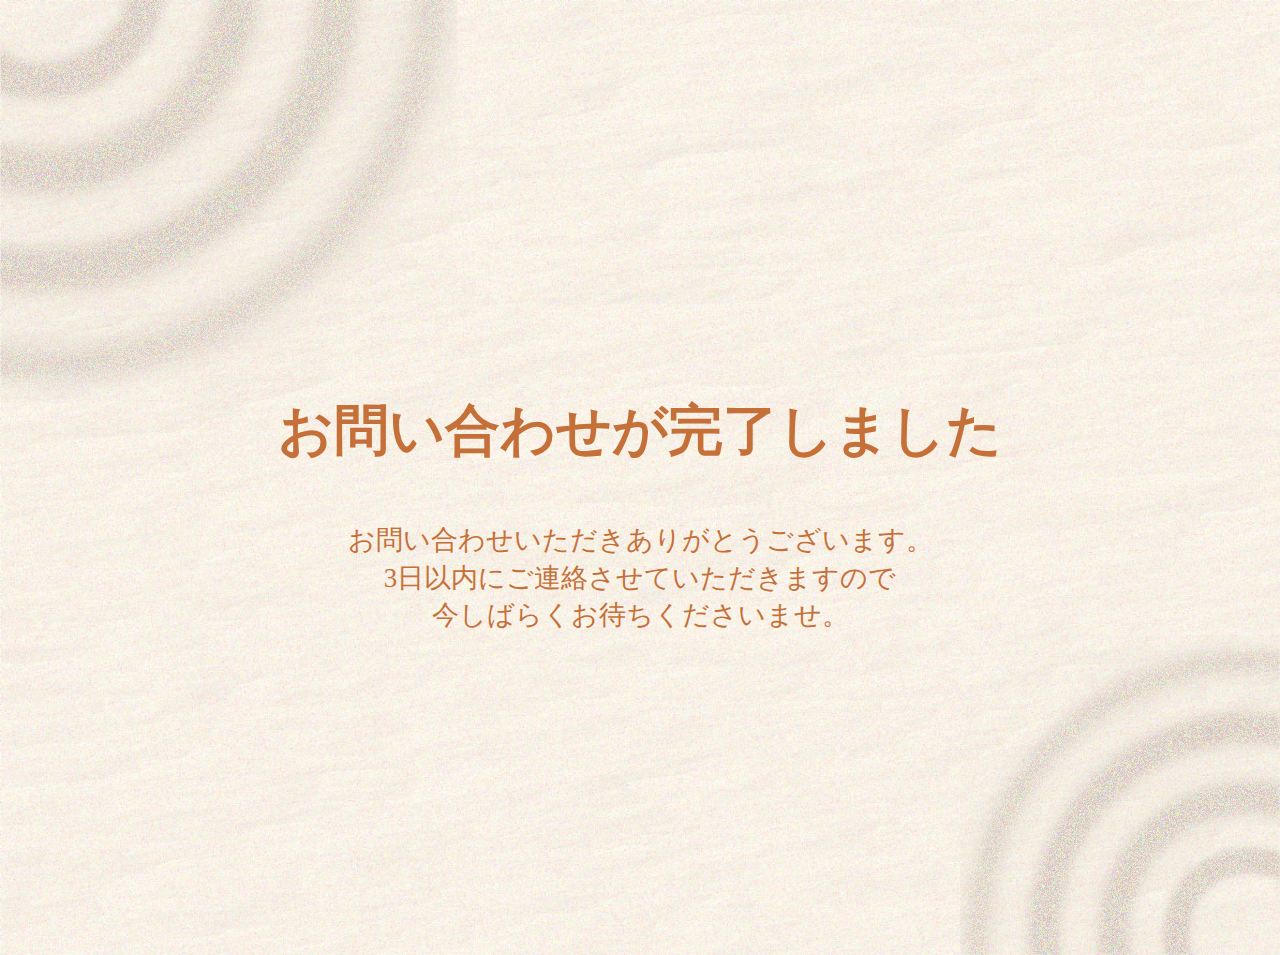
<file: thanks.html>
<!DOCTYPE html>
<html lang="ja">

<head>
    <meta charset="UTF-8">
    <meta name="viewport" content="width=device-width, initial-scale=1.0">
    <title>thanks</title>
    <link rel="stylesheet" href="./css/thanks.css">
</head>

<body>

    <picture class="img01">
        <source srcset="images/sp_thanks_img.png" media="(max-width: 767px)">
        <img src="images/thanks_img.png" alt="img01">
    </picture>

    <div class="thanks_page">
        <div class="thanks_title">
            お問い合わせが完了しました
        </div>

        <div class="thanks_text">
            お問い合わせいただきありがとうございます。<br>
            3日以内にご連絡させていただきますので<br>
            今しばらくお待ちくださいませ。
        </div>
    </div>

    <picture class="img02">
        <source srcset="images/sp_thanks_img2.png" media="(max-width: 767px)">
        <img src="images/thanks_img02.png" alt="img02">
    </picture>

</body>

</html>
</file>
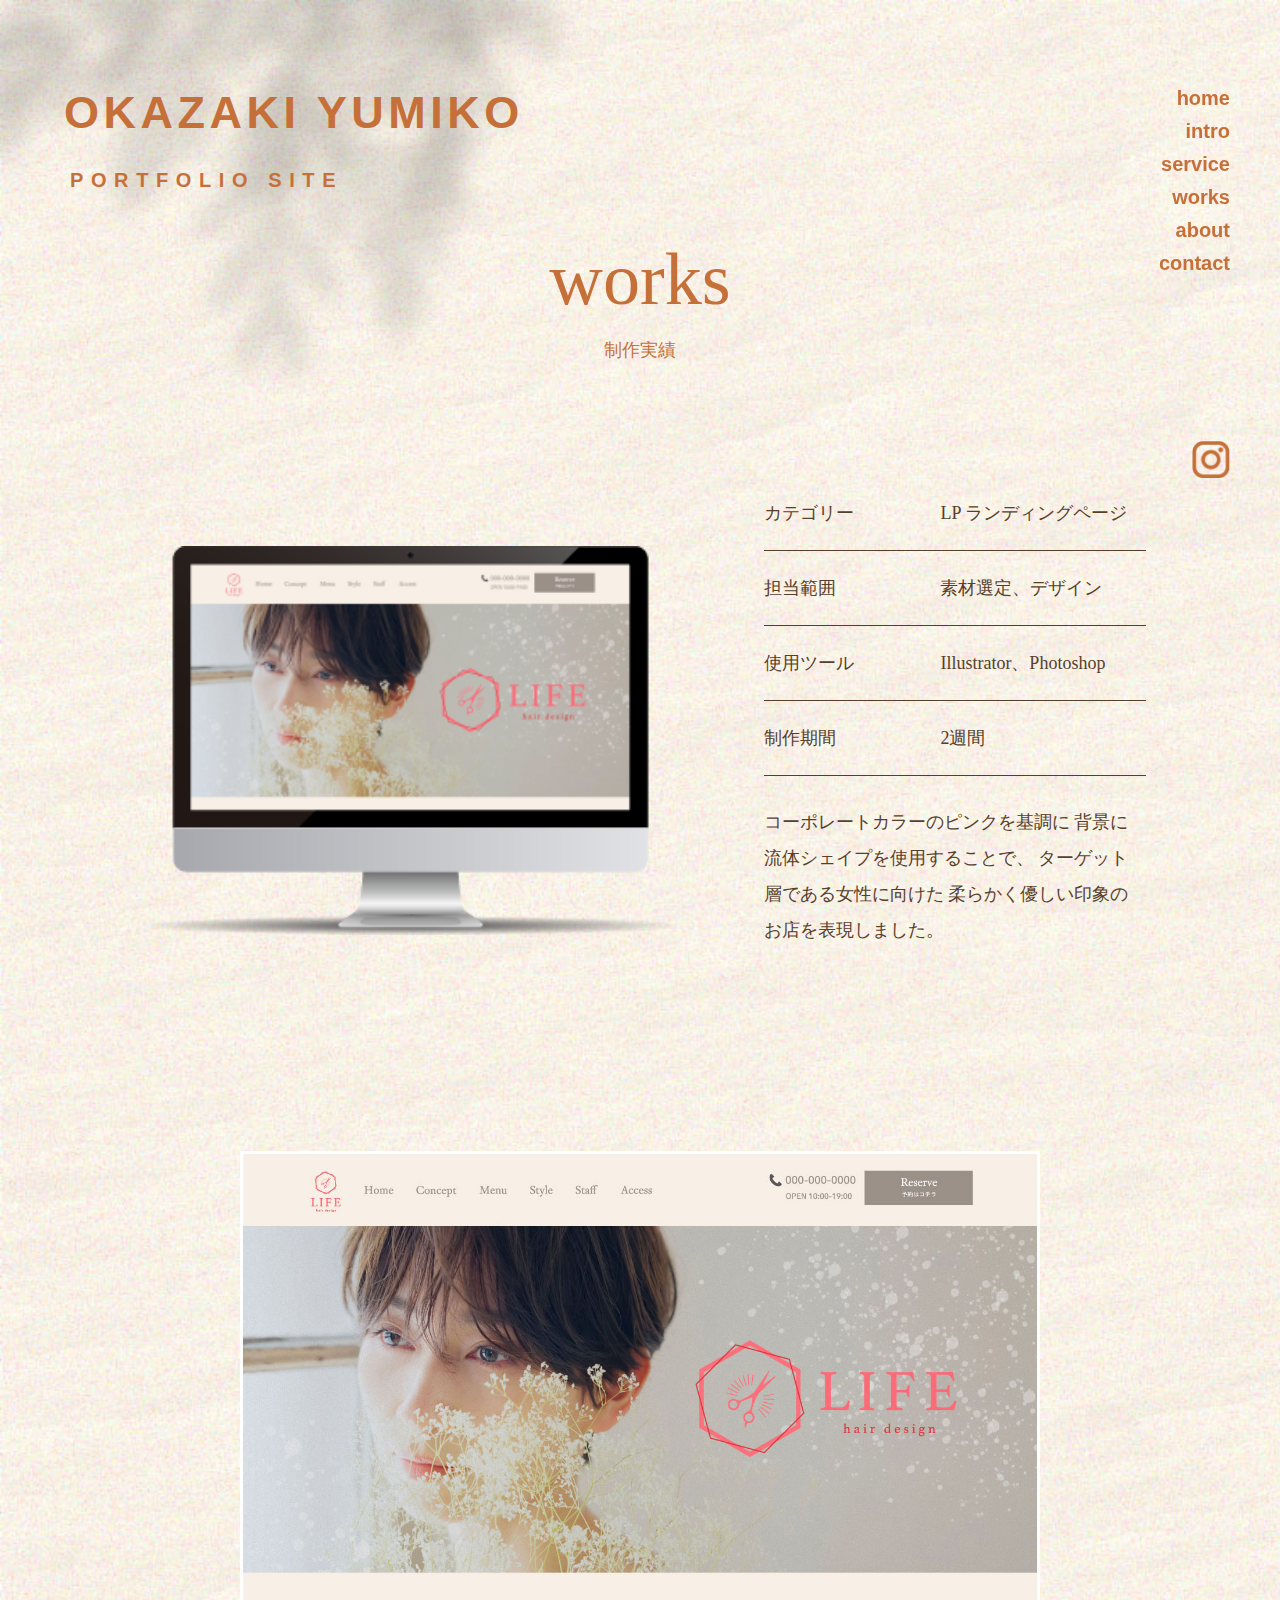
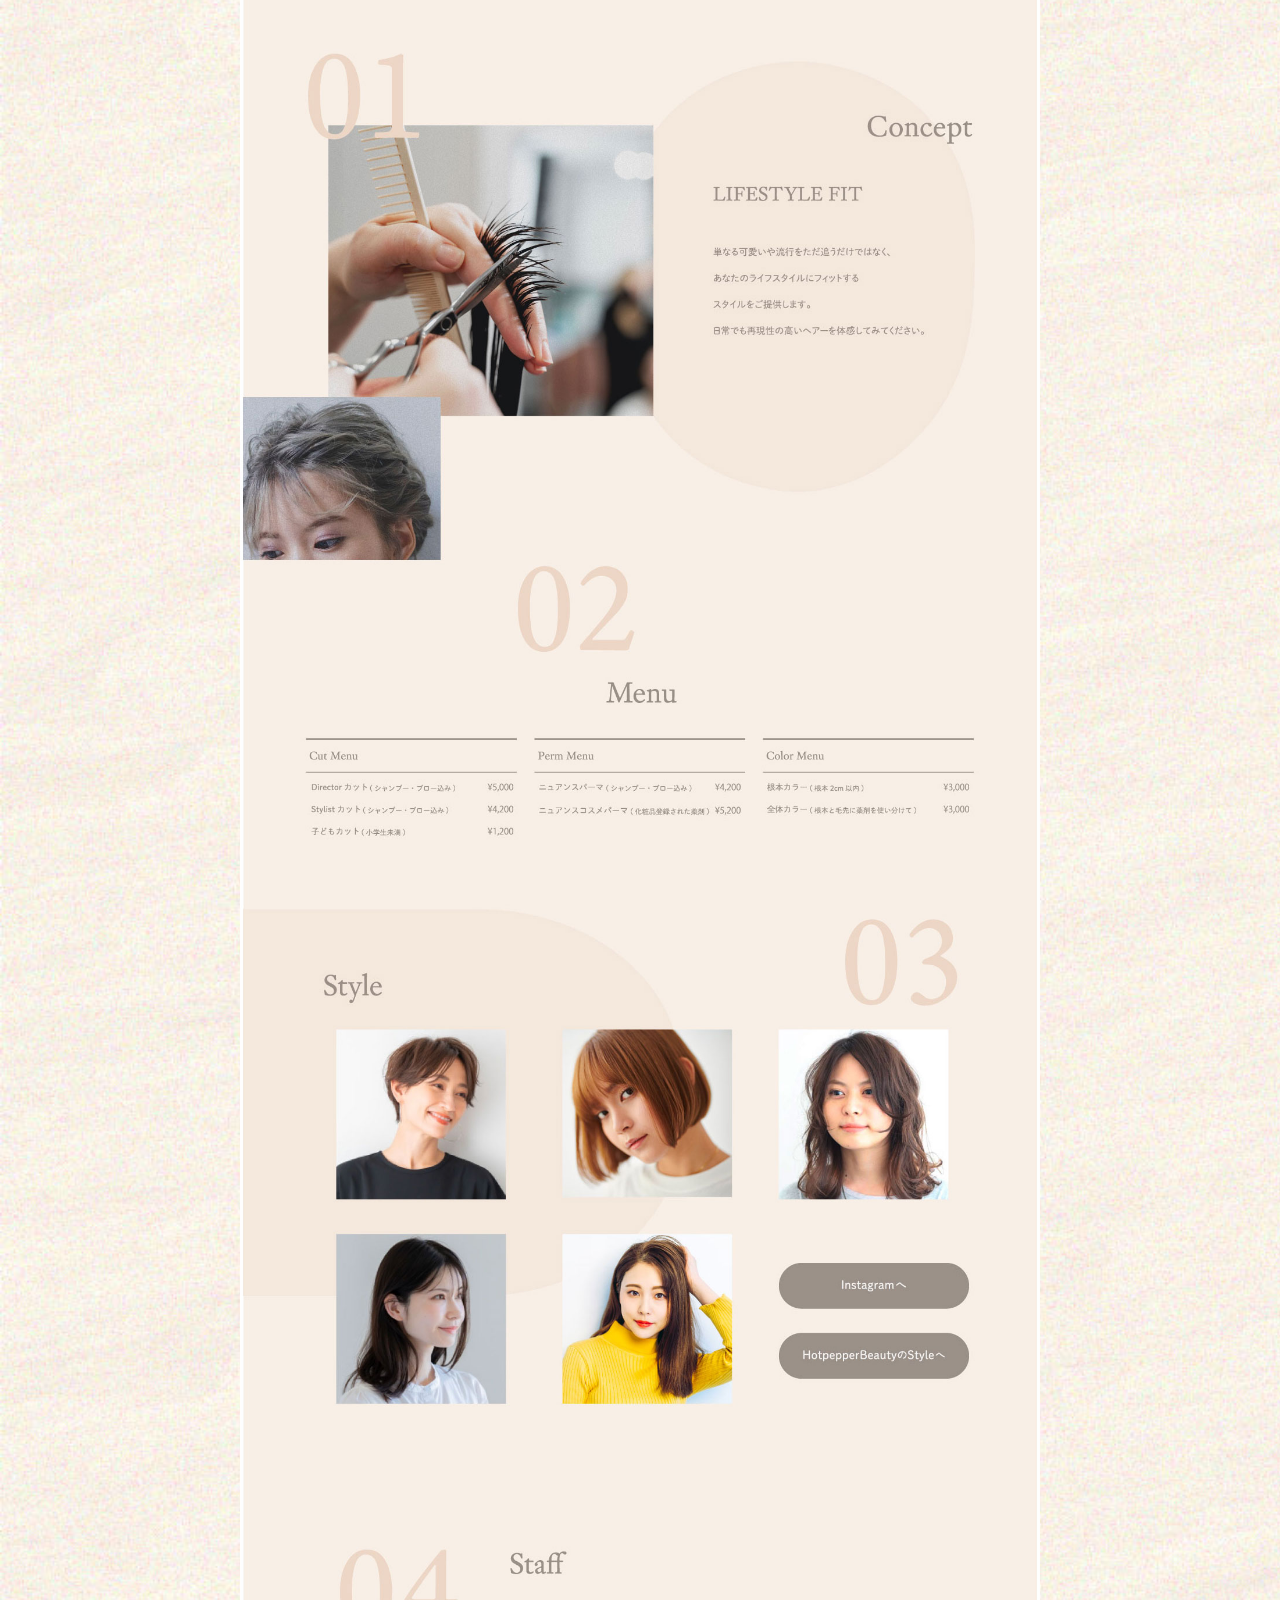
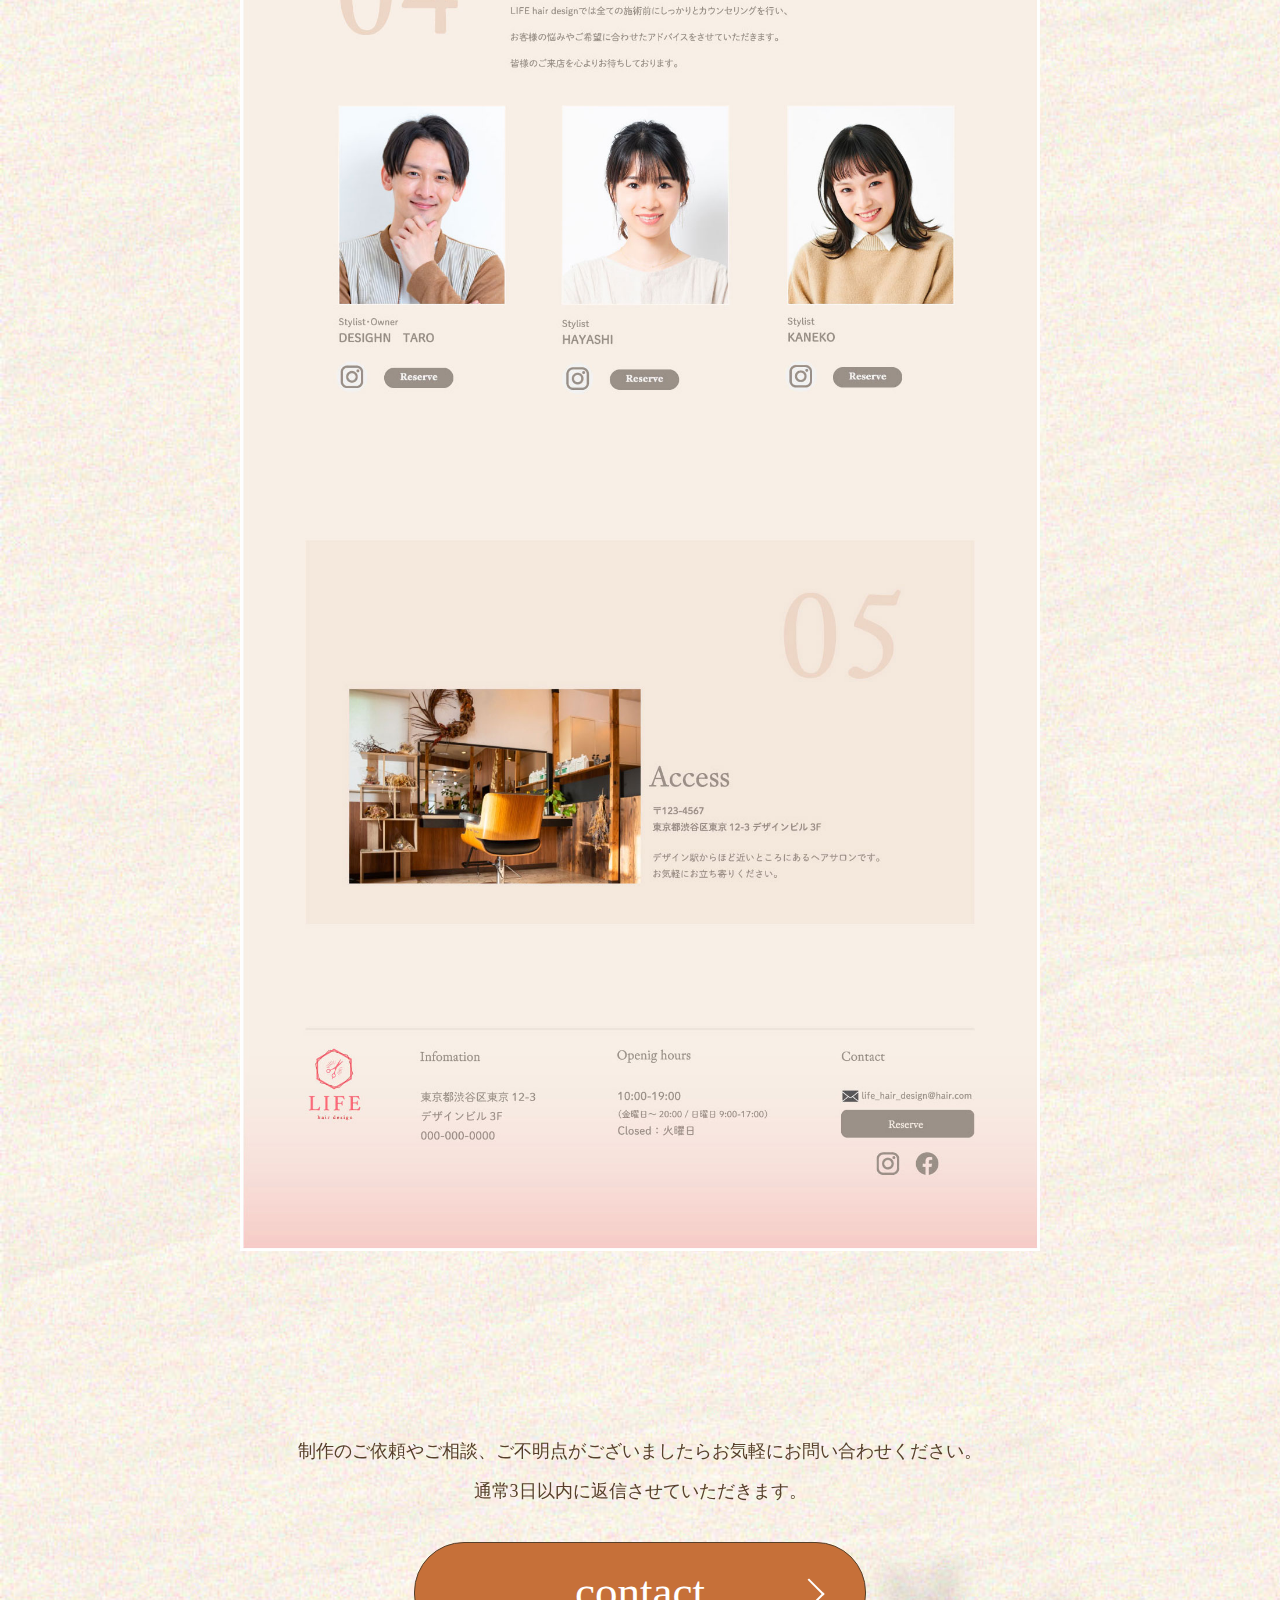
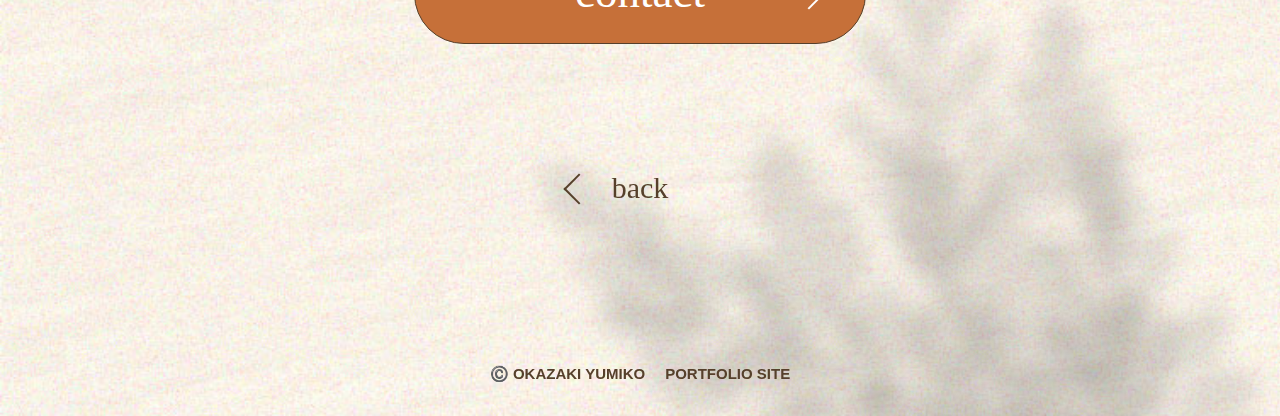
<file: works_content-01.html>
<!DOCTYPE html>
<html lang="ja">

<head>
    <meta charset="UTF-8">
    <meta name="viewport" content="width=device-width, initial-scale=1.0">
    <title>works_content-01</title>
    <link rel="stylesheet" href="./css/works_content-pc.css">
    <script src="https://ajax.googleapis.com/ajax/libs/jquery/3.7.1/jquery.min.js"></script>
</head>

<body>
    <header id="works_list_portfolio_top">
        <div class="portfolio_top01">
            <div class="portfolio_tree">
                <img class="tree_img" src="./images/pc_top_tree-100.png" alt="tree">
            </div>
            <div class="portfolio_title">
                <h1 class="portfolio_title01">
                    OKAZAKI YUMIKO
                </h1>
                <h2 class="portfolio_title02">
                    PORTFOLIO SITE
                </h2>
            </div>
        </div>

        <div class="portfolio_top02">
            <nav class="nav_list">
                <ul>
                    <li class="nav_list_text">
                        <a href="index.html#portfolio_top">
                            home
                        </a>
                    </li>
                    <li class="nav_list_text">
                        <a href="index.html#introduction_contents">
                            intro
                        </a>
                    </li>
                    <li class="nav_list_text">
                        <a href="index.html#service_contents">
                            service
                        </a>
                    </li>
                    <li class="nav_list_text">
                        <a href="index.html#works_contents">
                            works
                        </a>
                    </li>
                    <li class="nav_list_text">
                        <a href="index.html#about_contents">
                            about
                        </a>
                    </li>
                    <li class="nav_list_text">
                        <a href="index.html#contact_contents">
                            contact
                        </a>
                    </li>
                    <li class="nav_icon">
                        <a href="https://www.instagram.com/imuy_34?igsh=b2JjZXhxcmtwaXhu&utm_source=qr">
                            <img src="./images/instagram-100.png" alt="instagram">
                        </a>
                    </li>
                </ul>
            </nav>

            <nav class="sp_nav_list">
                <ul>
                    <li class="nav_list_text">
                        <a href="index.html#portfolio_top">
                            home
                        </a>
                    </li>
                    <li class="nav_list_text">
                        <a href="index.html#introduction_contents">
                            intro
                        </a>
                    </li>
                    <li class="nav_list_text">
                        <a href="index.html#service_contents">
                            service
                        </a>
                    </li>
                    <li class="nav_list_text">
                        <a href="index.html#works_contents">
                            works
                        </a>
                    </li>
                    <li class="nav_list_text">
                        <a href="index.html#about_contents">
                            about
                        </a>
                    </li>
                    <li class="nav_list_text">
                        <a href="index.html#contact_contents">
                            contact
                        </a>
                    </li>
                    <li class="nav_icon">
                        <a href="https://www.instagram.com/imuy_34?igsh=b2JjZXhxcmtwaXhu&utm_source=qr">
                            <img src="./images/instagram-100.png" alt="instagram">
                        </a>
                    </li>
                </ul>
            </nav>
            <div class="sp_btn">
                <span></span>
            </div>
        </div>
    </header>

    <section class="works_title">
        <p class="works_title-main">
            works
        </p>
        <p class="works_list-sub">
            制作実績
        </p>
    </section>

    <section class="works_wrapper01">
        <div class="works_img">
            <img src="./images/pc_works_hair design-100.png" alt="hair design">
        </div>

        <div class="works_content">
            <ul class="works_box">
                <li>
                    <span class="item">カテゴリー</span>
                    <span class="item_text">LP ランディングページ</span>
                </li>
                <li>
                    <span class="item">担当範囲</span>
                    <span class="item_text">素材選定、デザイン</span>
                </li>
                <li>
                    <span class="item">使用ツール</span>
                    <span class="item_text">Illustrator、Photoshop</span>
                </li>
                <li>
                    <span class="item">制作期間</span>
                    <span class="item_text">2週間</span>
                </li>
                <li class="text">
                    コーポレートカラーのピンクを基調に
                    背景に流体シェイプを使用することで、
                    ターゲット層である女性に向けた
                    柔らかく優しい印象のお店を表現しました。
                </li>
            </ul>
        </div>
    </section>

    <section class="works_wrapper02">
        <img src="./images/kadai5_okazaki-yumiko.jpg" alt="hair design">
    </section>

    <section class="contact">
        <p class="pc_contact_text">
            制作のご依頼やご相談、ご不明点がございましたらお気軽にお問い合わせください。<br>
            通常3日以内に返信させていただきます。
        </p>
        <p class="sp_contact_text">
            制作のご依頼やご相談、ご不明点がございましたら<br>お気軽にお問い合わせください。<br>
            通常3日以内に返信させていただきます。
        </p>
        <div class="contact_btn">
            <a href="index.html#contact_contents">
                contact
            </a>
        </div>

        <div class="pc_contact-back_btn">
            <a href="works_list.html#works_wrapper-01">
                back
            </a>
        </div>
        <div class="sp_contact-back_btn">
            <a href="works_list.html#sp_works_wrapper-01">
                back
            </a>
        </div>

        <h2 class="copyright">
            <span class="mgr-20">©️ OKAZAKI YUMIKO</span>PORTFOLIO SITE
        </h2>
        <div class="bottom_img">
            <img class="bottom_tree" src="./images/pc_woks_bottom.png" alt="tree">
        </div>
    </section>

    <script>
        $(function () {
            $('.sp_btn').on("click", function () {
                $('.sp_btn').toggleClass("open");
                $('.sp_nav_list').fadeToggle();
            })
        })
    </script>

</body>

</html>
</file>
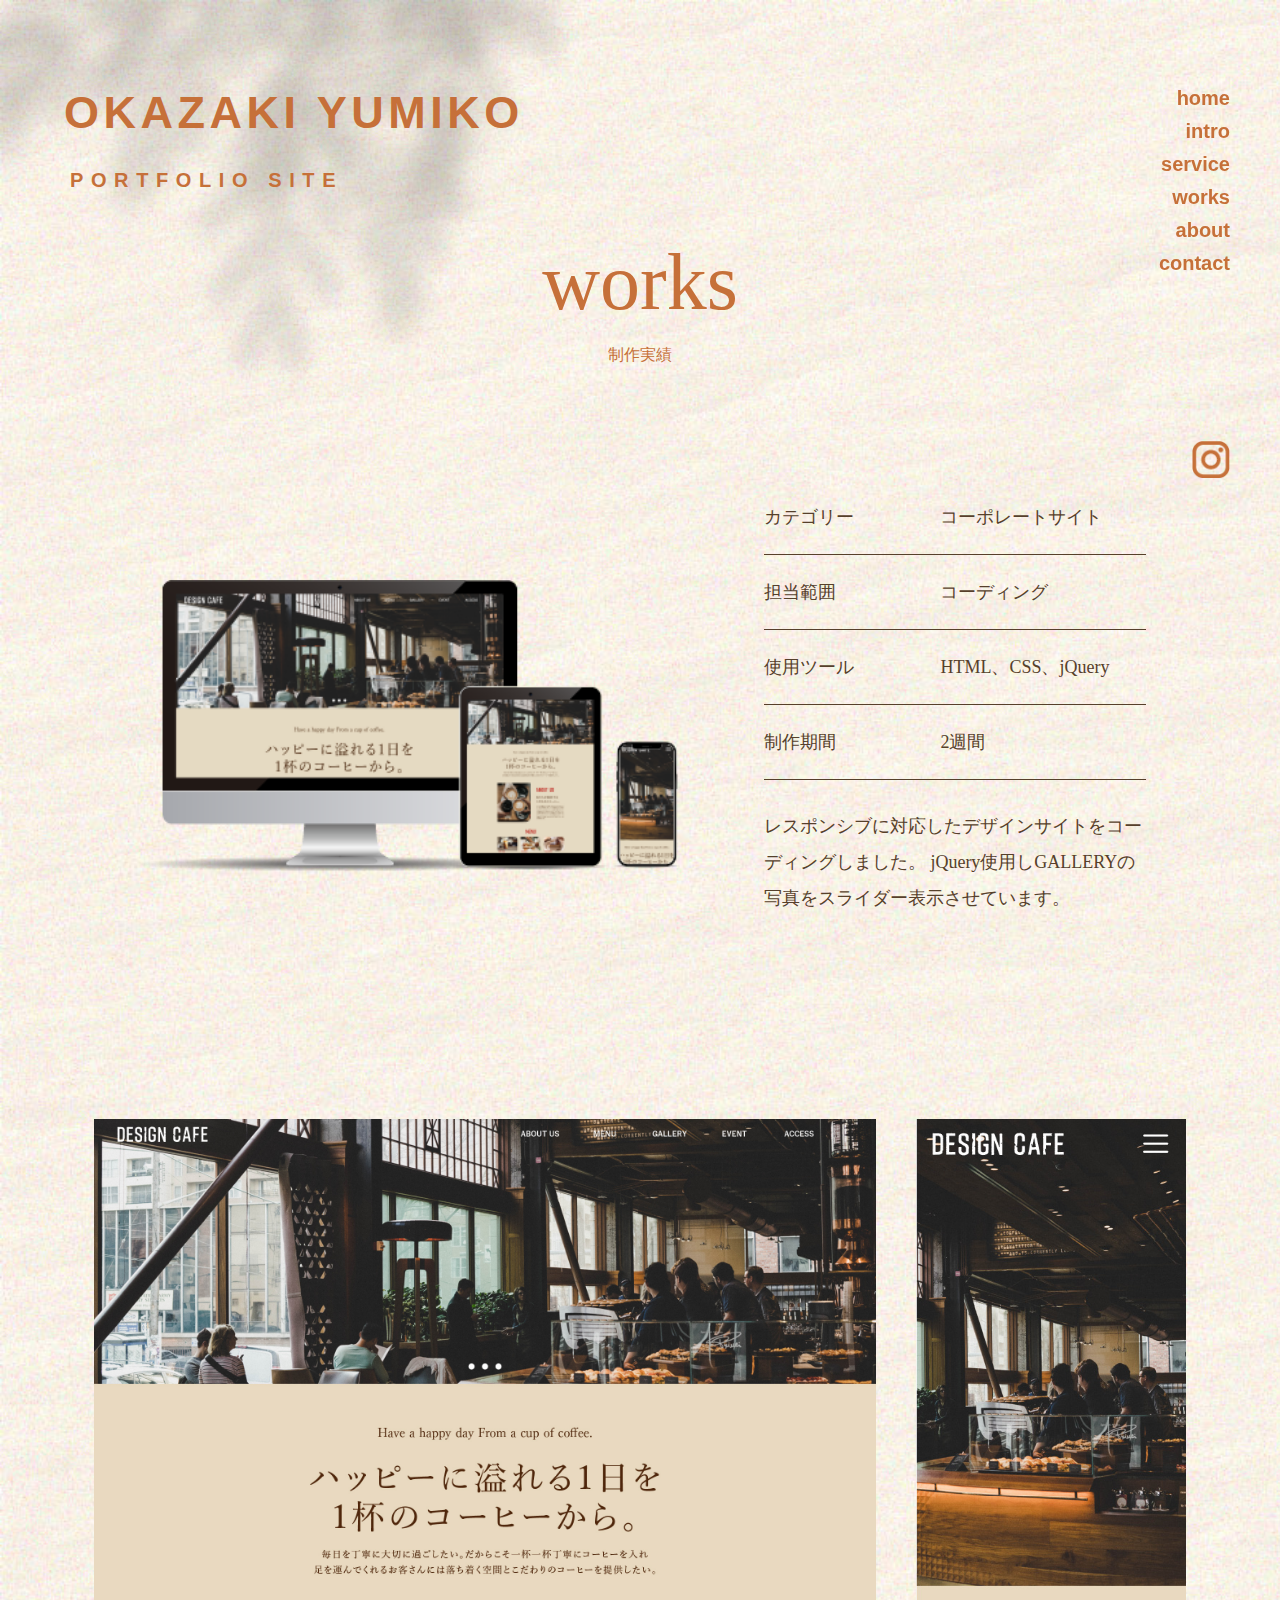
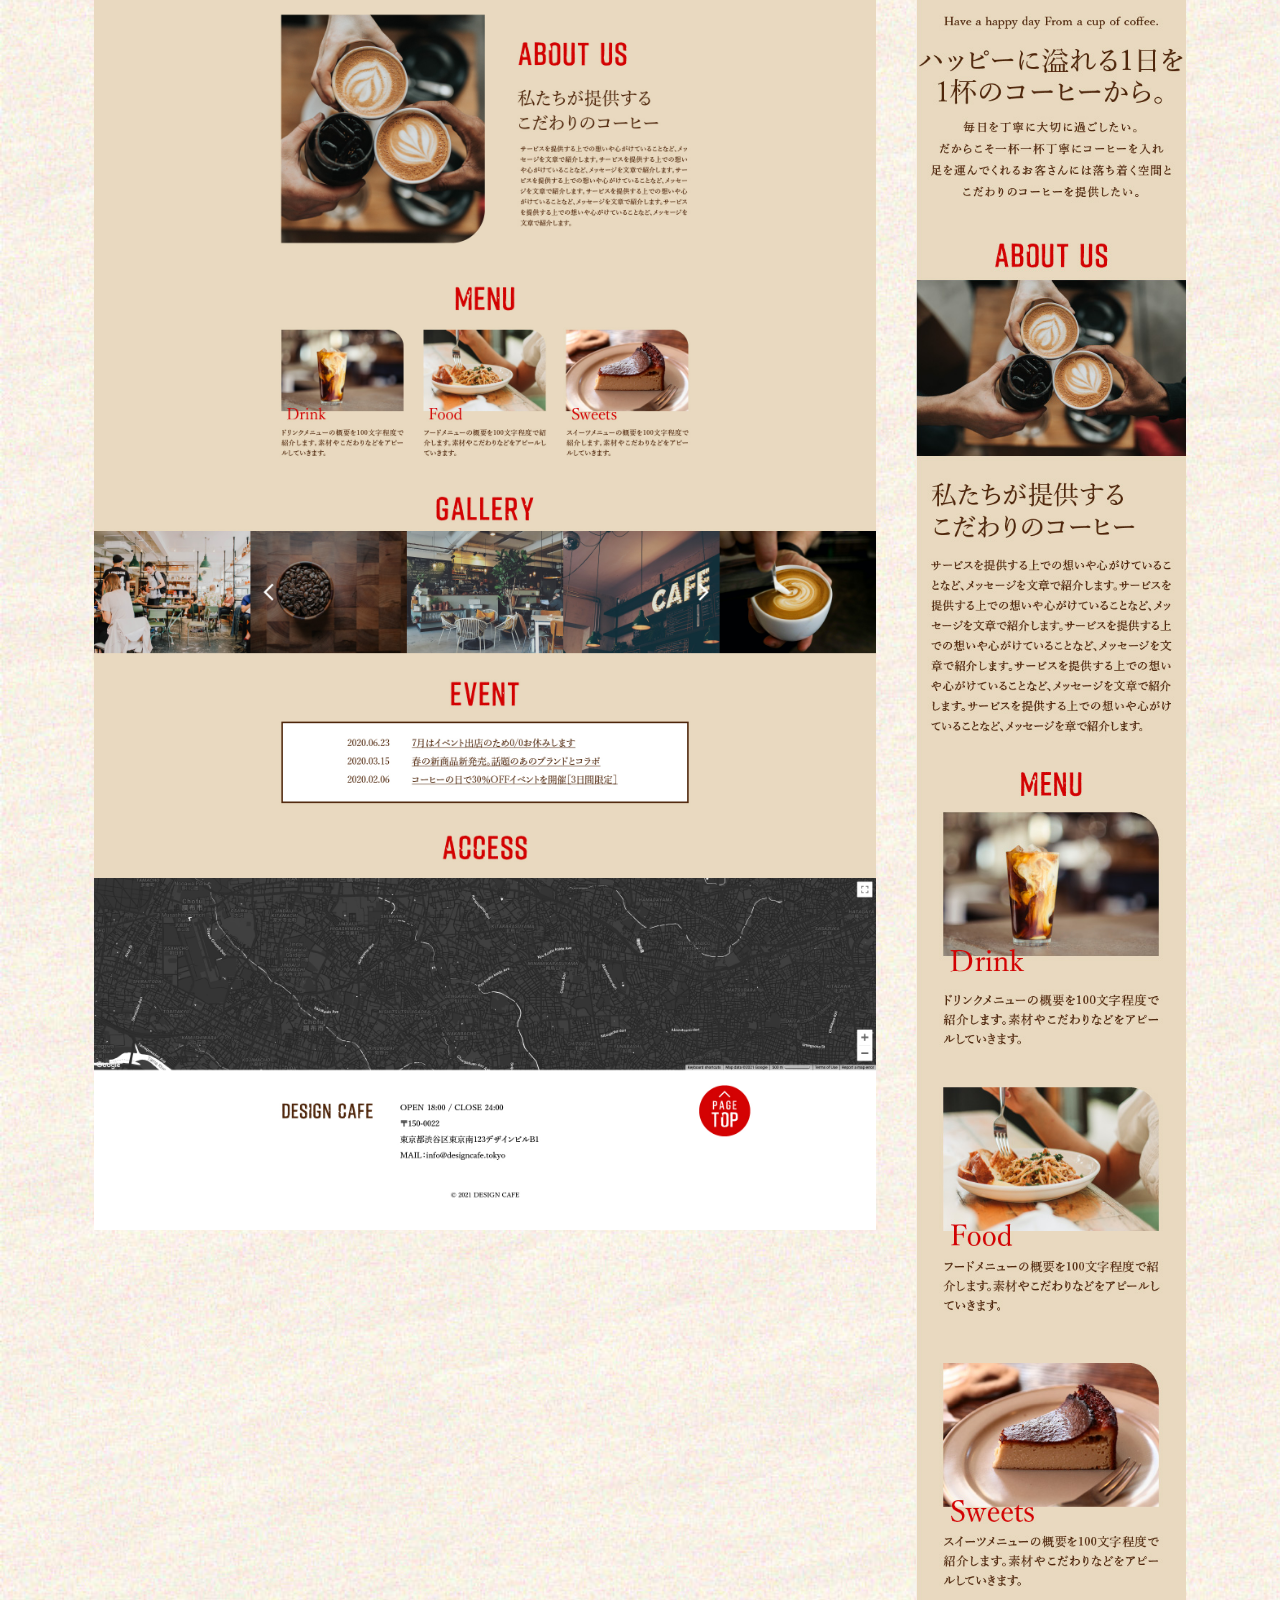
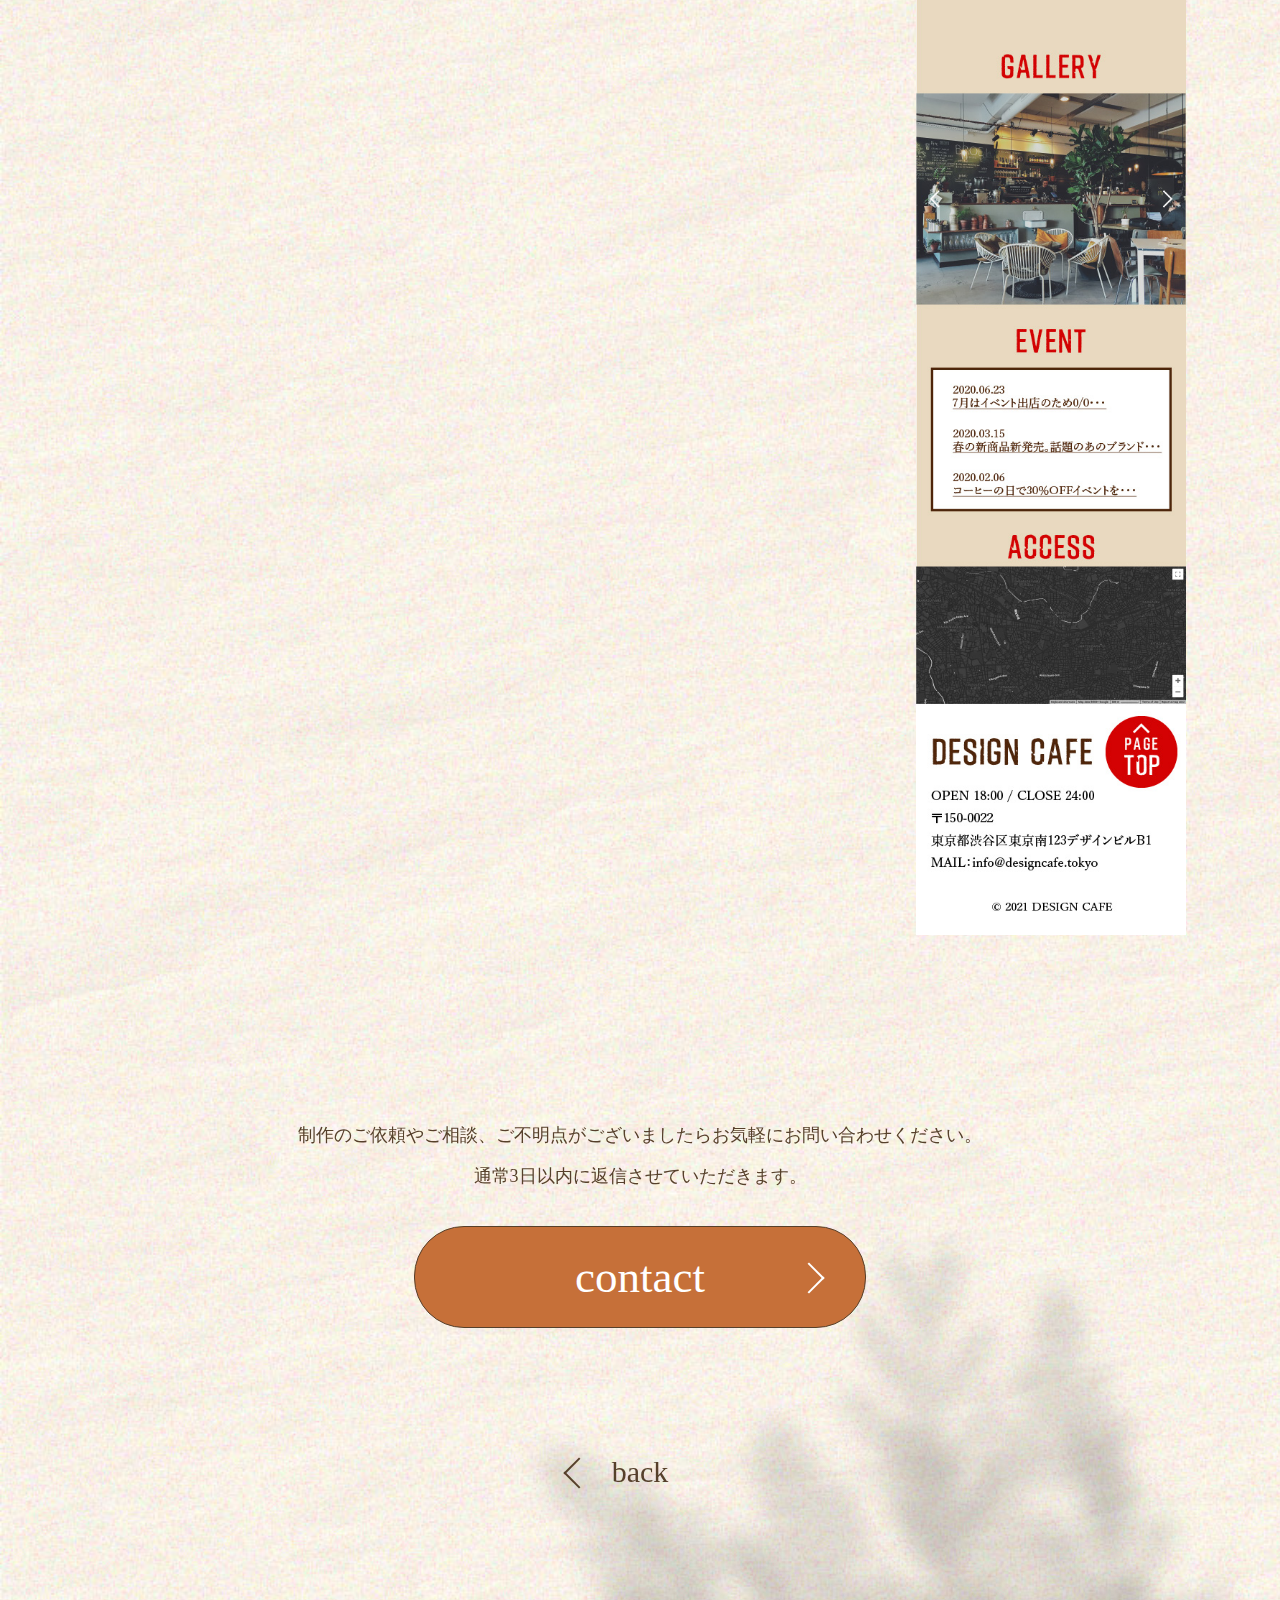
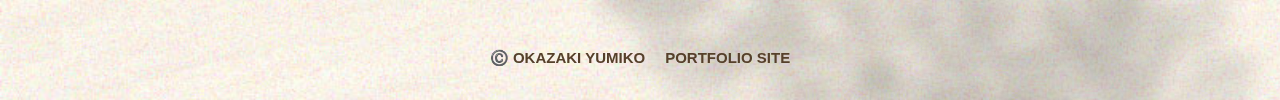
<file: works_content-02.html>
<!DOCTYPE html>
<html lang="ja">

<head>
    <meta charset="UTF-8">
    <meta name="viewport" content="width=device-width, initial-scale=1.0">
    <title>works_content-02</title>
    <link rel="stylesheet" href="./css/works_content-pc_sp.css">
    <script src="https://ajax.googleapis.com/ajax/libs/jquery/3.7.1/jquery.min.js"></script>
</head>

<body>
    <header id="works_list_portfolio_top">
        <div class="portfolio_top01">
            <div class="portfolio_tree">
                <img class="tree_img" src="./images/pc_top_tree-100.png" alt="tree">
            </div>
            <div class="portfolio_title">
                <h1 class="portfolio_title01">
                    OKAZAKI YUMIKO
                </h1>
                <h2 class="portfolio_title02">
                    PORTFOLIO SITE
                </h2>
            </div>
        </div>

        <div class="portfolio_top02">
            <nav class="nav_list">
                <ul>
                    <li class="nav_list_text">
                        <a href="index.html#portfolio_top">
                            home
                        </a>
                    </li>
                    <li class="nav_list_text">
                        <a href="index.html#introduction_contents">
                            intro
                        </a>
                    </li>
                    <li class="nav_list_text">
                        <a href="index.html#service_contents">
                            service
                        </a>
                    </li>
                    <li class="nav_list_text">
                        <a href="index.html#works_contents">
                            works
                        </a>
                    </li>
                    <li class="nav_list_text">
                        <a href="index.html#about_contents">
                            about
                        </a>
                    </li>
                    <li class="nav_list_text">
                        <a href="index.html#contact_contents">
                            contact
                        </a>
                    </li>
                    <li class="nav_icon">
                        <a href="https://www.instagram.com/imuy_34?igsh=b2JjZXhxcmtwaXhu&utm_source=qr">
                            <img src="./images/instagram-100.png" alt="instagram">
                        </a>
                    </li>
                </ul>
            </nav>

            <nav class="sp_nav_list">
                <ul>
                    <li class="nav_list_text">
                        <a href="index.html#portfolio_top">
                            home
                        </a>
                    </li>
                    <li class="nav_list_text">
                        <a href="index.html#introduction_contents">
                            intro
                        </a>
                    </li>
                    <li class="nav_list_text">
                        <a href="index.html#service_contents">
                            service
                        </a>
                    </li>
                    <li class="nav_list_text">
                        <a href="index.html#works_contents">
                            works
                        </a>
                    </li>
                    <li class="nav_list_text">
                        <a href="index.html#about_contents">
                            about
                        </a>
                    </li>
                    <li class="nav_list_text">
                        <a href="index.html#contact_contents">
                            contact
                        </a>
                    </li>
                    <li class="nav_icon">
                        <a href="https://www.instagram.com/imuy_34?igsh=b2JjZXhxcmtwaXhu&utm_source=qr">
                            <img src="./images/instagram-100.png" alt="instagram">
                        </a>
                    </li>
                </ul>
            </nav>
            <div class="sp_btn">
                <span></span>
            </div>
        </div>
    </header>

    <section class="works_title">
        <p class="works_title-main">
            works
        </p>
        <p class="works_list-sub">
            制作実績
        </p>
    </section>

    <section class="works_wrapper01">
        <div class="works_img">
            <img src="./images/pc_works_design cafe-100.png" alt="design cafe">
        </div>

        <div class="works_content">
            <ul class="works_box">
                <li>
                    <span class="item">カテゴリー</span>
                    <span class="item_text">コーポレートサイト</span>
                </li>
                <li>
                    <span class="item">担当範囲</span>
                    <span class="item_text">コーディング</span>
                </li>
                <li>
                    <span class="item">使用ツール</span>
                    <span class="item_text">HTML、CSS、jQuery</span>
                </li>
                <li>
                    <span class="item">制作期間</span>
                    <span class="item_text">2週間</span>
                </li>
                <li class="text">
                    レスポンシブに対応したデザインサイトをコーディングしました。
                    jQuery使用しGALLERYの写真をスライダー表示させています。
                </li>
            </ul>
        </div>
    </section>

    <section class="works_wrapper02">
        <img class="img_pc" src="./images/W1920_PC-80.jpg" alt="design cafe_pc">
        <img class="img_sp" src="./images/W375_スマホ-80.jpg" alt="design cafe_sp">
    </section>

    <section class="contact">
        <p class="pc_contact_text">
            制作のご依頼やご相談、ご不明点がございましたらお気軽にお問い合わせください。<br>
            通常3日以内に返信させていただきます。
        </p>
        <p class="sp_contact_text">
            制作のご依頼やご相談、ご不明点がございましたら<br>お気軽にお問い合わせください。<br>
            通常3日以内に返信させていただきます。
        </p>
        <div class="contact_btn">
            <a href="index.html#contact_contents">
                contact
            </a>
        </div>

        <div class="pc_contact-back_btn">
            <a href="works_list.html#works_wrapper-01">
                back
            </a>
        </div>
        <div class="sp_contact-back_btn">
            <a href="works_list.html#sp_works_wrapper-02">
                back
            </a>
        </div>

        <h2 class="copyright">
            <span class="mgr-20">©️ OKAZAKI YUMIKO</span>PORTFOLIO SITE
        </h2>
        <div class="bottom_img">
            <img class="bottom_tree" src="./images/pc_woks_bottom.png" alt="tree">
        </div>
    </section>

    <script>
        $(function () {
            $('.sp_btn').on("click", function () {
                $('.sp_btn').toggleClass("open");
                $('.sp_nav_list').fadeToggle();
            })
        })
    </script>

</body>

</html>
</file>
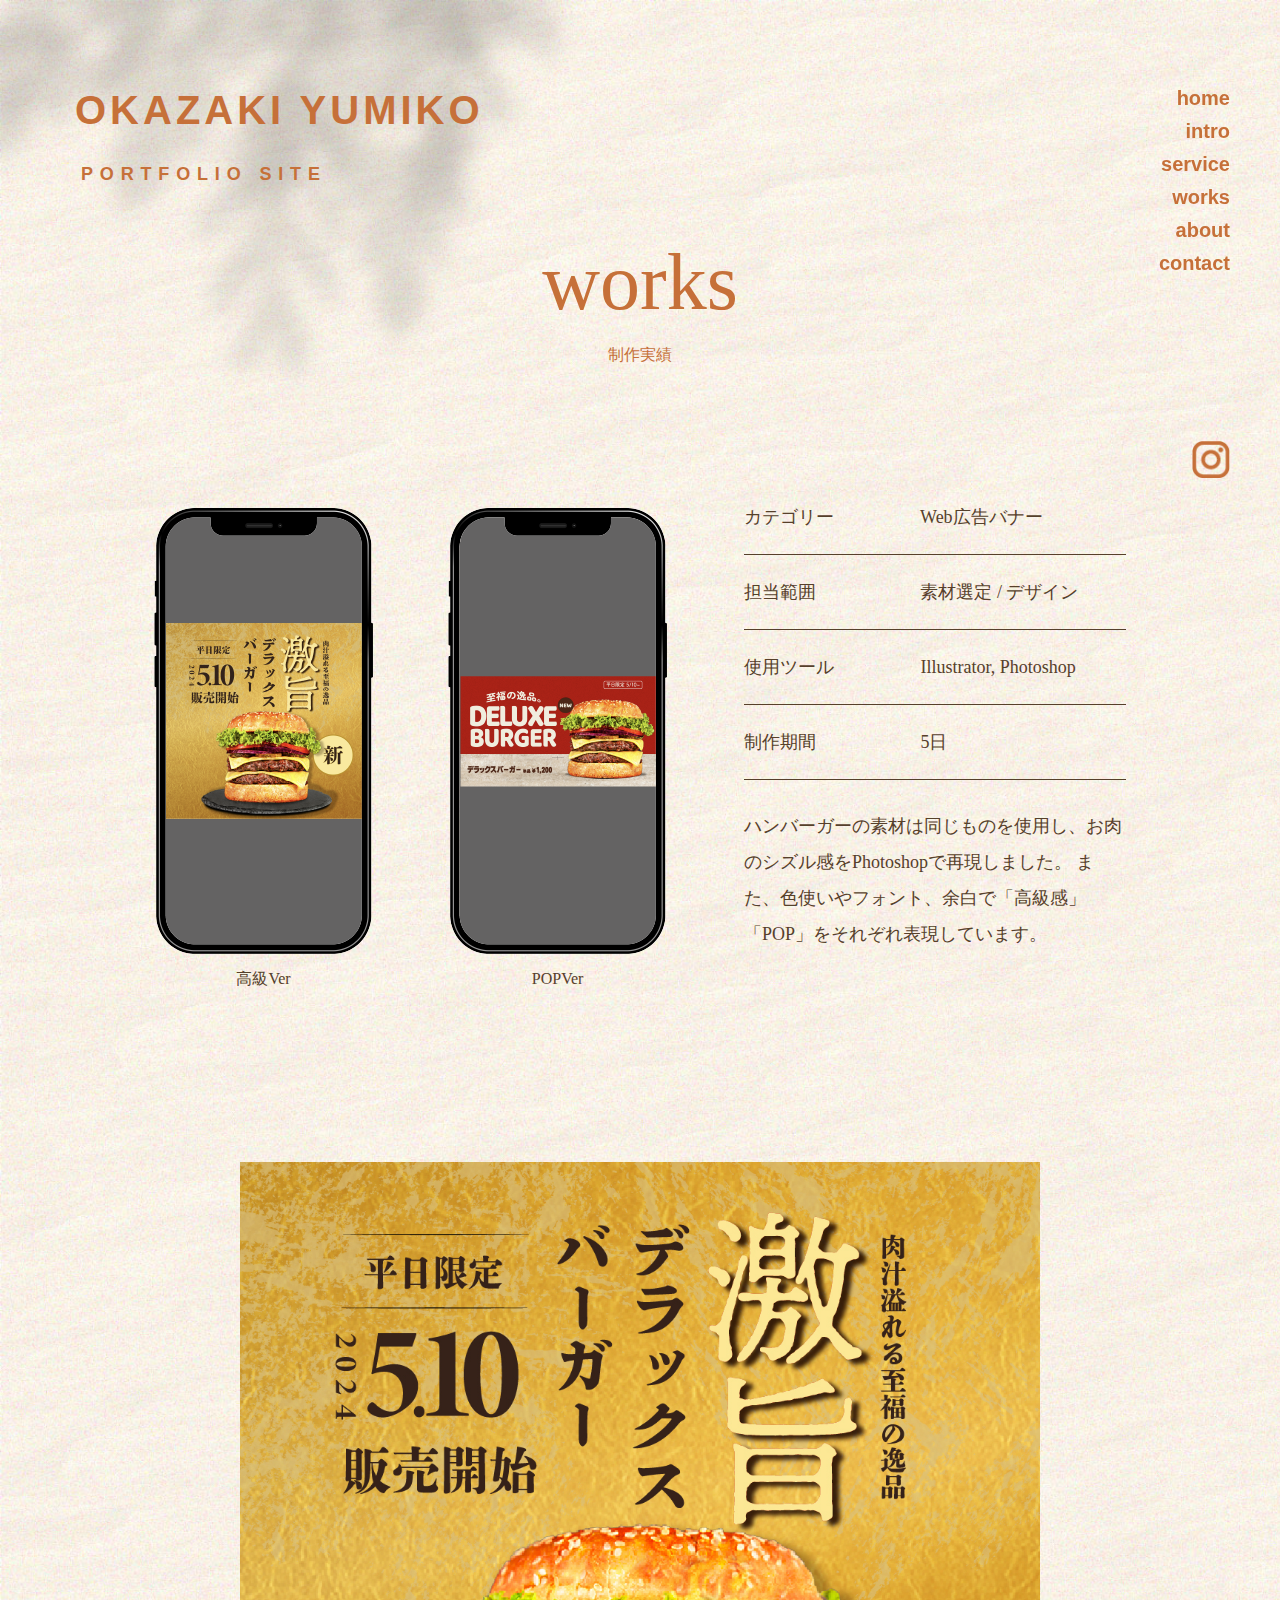
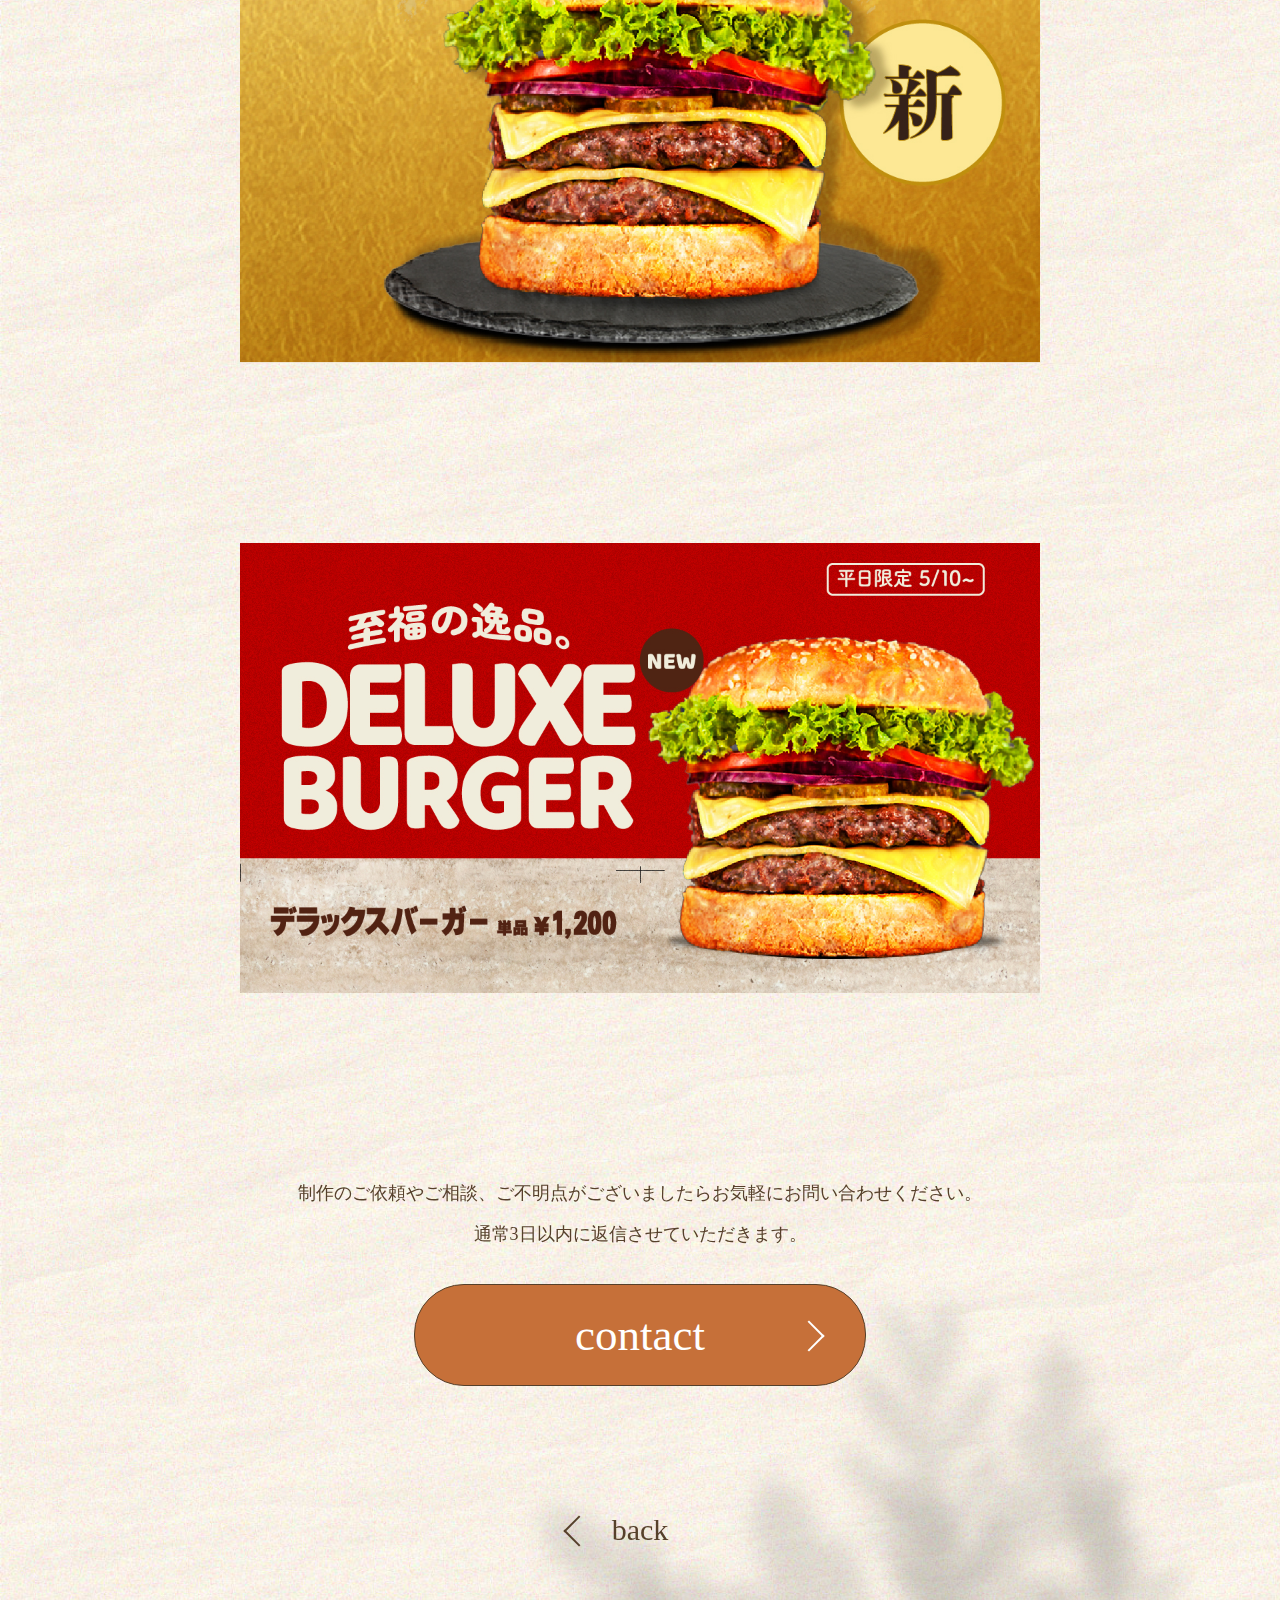
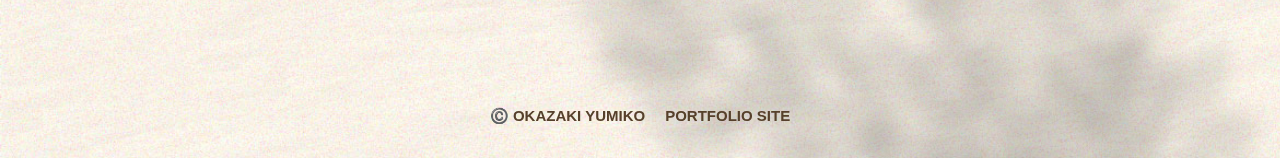
<file: works_content-03.html>
<!DOCTYPE html>
<html lang="ja">

<head>
    <meta charset="UTF-8">
    <meta name="viewport" content="width=device-width, initial-scale=1.0">
    <title>works_content-03</title>
    <link rel="stylesheet" href="./css/works_content-sp2.css">
    <script src="https://ajax.googleapis.com/ajax/libs/jquery/3.7.1/jquery.min.js"></script>
</head>

<body>
    <header id="works_list_portfolio_top">
        <div class="portfolio_top01">
            <div class="portfolio_tree">
                <img class="tree_img" src="./images/pc_top_tree-100.png" alt="tree">
            </div>
            <div class="portfolio_title">
                <h1 class="portfolio_title01">
                    OKAZAKI YUMIKO
                </h1>
                <h2 class="portfolio_title02">
                    PORTFOLIO SITE
                </h2>
            </div>
        </div>

        <div class="portfolio_top02">
            <nav class="nav_list">
                <ul>
                    <li class="nav_list_text">
                        <a href="index.html#portfolio_top">
                            home
                        </a>
                    </li>
                    <li class="nav_list_text">
                        <a href="index.html#introduction_contents">
                            intro
                        </a>
                    </li>
                    <li class="nav_list_text">
                        <a href="index.html#service_contents">
                            service
                        </a>
                    </li>
                    <li class="nav_list_text">
                        <a href="index.html#works_contents">
                            works
                        </a>
                    </li>
                    <li class="nav_list_text">
                        <a href="index.html#about_contents">
                            about
                        </a>
                    </li>
                    <li class="nav_list_text">
                        <a href="index.html#contact_contents">
                            contact
                        </a>
                    </li>
                    <li class="nav_icon">
                        <a href="https://www.instagram.com/imuy_34?igsh=b2JjZXhxcmtwaXhu&utm_source=qr">
                            <img src="./images/instagram-100.png" alt="instagram">
                        </a>
                    </li>
                </ul>
            </nav>

            <nav class="sp_nav_list">
                <ul>
                    <li class="nav_list_text">
                        <a href="index.html#portfolio_top">
                            home
                        </a>
                    </li>
                    <li class="nav_list_text">
                        <a href="index.html#introduction_contents">
                            intro
                        </a>
                    </li>
                    <li class="nav_list_text">
                        <a href="index.html#service_contents">
                            service
                        </a>
                    </li>
                    <li class="nav_list_text">
                        <a href="index.html#works_contents">
                            works
                        </a>
                    </li>
                    <li class="nav_list_text">
                        <a href="index.html#about_contents">
                            about
                        </a>
                    </li>
                    <li class="nav_list_text">
                        <a href="index.html#contact_contents">
                            contact
                        </a>
                    </li>
                    <li class="nav_icon">
                        <a href="https://www.instagram.com/imuy_34?igsh=b2JjZXhxcmtwaXhu&utm_source=qr">
                            <img src="./images/instagram-100.png" alt="instagram">
                        </a>
                    </li>
                </ul>
            </nav>
            <div class="sp_btn">
                <span></span>
            </div>
        </div>
    </header>

    <section class="works_title">
        <p class="works_title-main">
            works
        </p>
        <p class="works_list-sub">
            制作実績
        </p>
    </section>

    <section class="works_wrapper01">
        <div class="works_img">
            <div class="works_img01">
                <img src="./images/pc_works_burger1(sp)-100.png" alt="burger1">
                高級Ver
            </div>
            <div class="works_img02">
                <img src="./images/pc_works_burger2(sp)-100.png" alt="burger2">
                POPVer
            </div>
        </div>

        <div class="works_content">
            <ul class="works_box">
                <li>
                    <span class="item">カテゴリー</span>
                    <span class="item_text">Web広告バナー</span>
                </li>
                <li>
                    <span class="item">担当範囲</span>
                    <span class="item_text">素材選定 / デザイン</span>
                </li>
                <li>
                    <span class="item">使用ツール</span>
                    <span class="item_text">Illustrator, Photoshop</span>
                </li>
                <li>
                    <span class="item">制作期間</span>
                    <span class="item_text">5日</span>
                </li>
                <li class="text">
                    ハンバーガーの素材は同じものを使用し、お肉のシズル感をPhotoshopで再現しました。
                    また、色使いやフォント、余白で「高級感」「POP」をそれぞれ表現しています。
                </li>
            </ul>
        </div>
    </section>

    <section class="works_wrapper02">
        <img src="./images/burger1-banner.jpg" alt="burger1-banner">
        <img src="./images/burger2-banner.jpg" alt="burger2-banner">
    </section>

    <section class="contact">
        <p class="pc_contact_text">
            制作のご依頼やご相談、ご不明点がございましたらお気軽にお問い合わせください。<br>
            通常3日以内に返信させていただきます。
        </p>
        <p class="sp_contact_text">
            制作のご依頼やご相談、ご不明点がございましたら<br>お気軽にお問い合わせください。<br>
            通常3日以内に返信させていただきます。
        </p>
        <div class="contact_btn">
            <a href="index.html#contact_contents">
                contact
            </a>
        </div>

        <div class="pc_contact-back_btn">
            <a href="works_list.html#works_wrapper-02">
                back
            </a>
        </div>
        <div class="sp_contact-back_btn">
            <a href="works_list.html#sp_works_wrapper-03">
                back
            </a>
        </div>

        <h2 class="copyright">
            <span class="mgr-20">©️ OKAZAKI YUMIKO</span>PORTFOLIO SITE
        </h2>
        <div class="bottom_img">
            <img class="bottom_tree" src="./images/pc_woks_bottom.png" alt="tree">
        </div>
    </section>

    <script>
        $(function () {
            $('.sp_btn').on("click", function () {
                $('.sp_btn').toggleClass("open");
                $('.sp_nav_list').fadeToggle();
            })
        })
    </script>

</body>

</html>
</file>
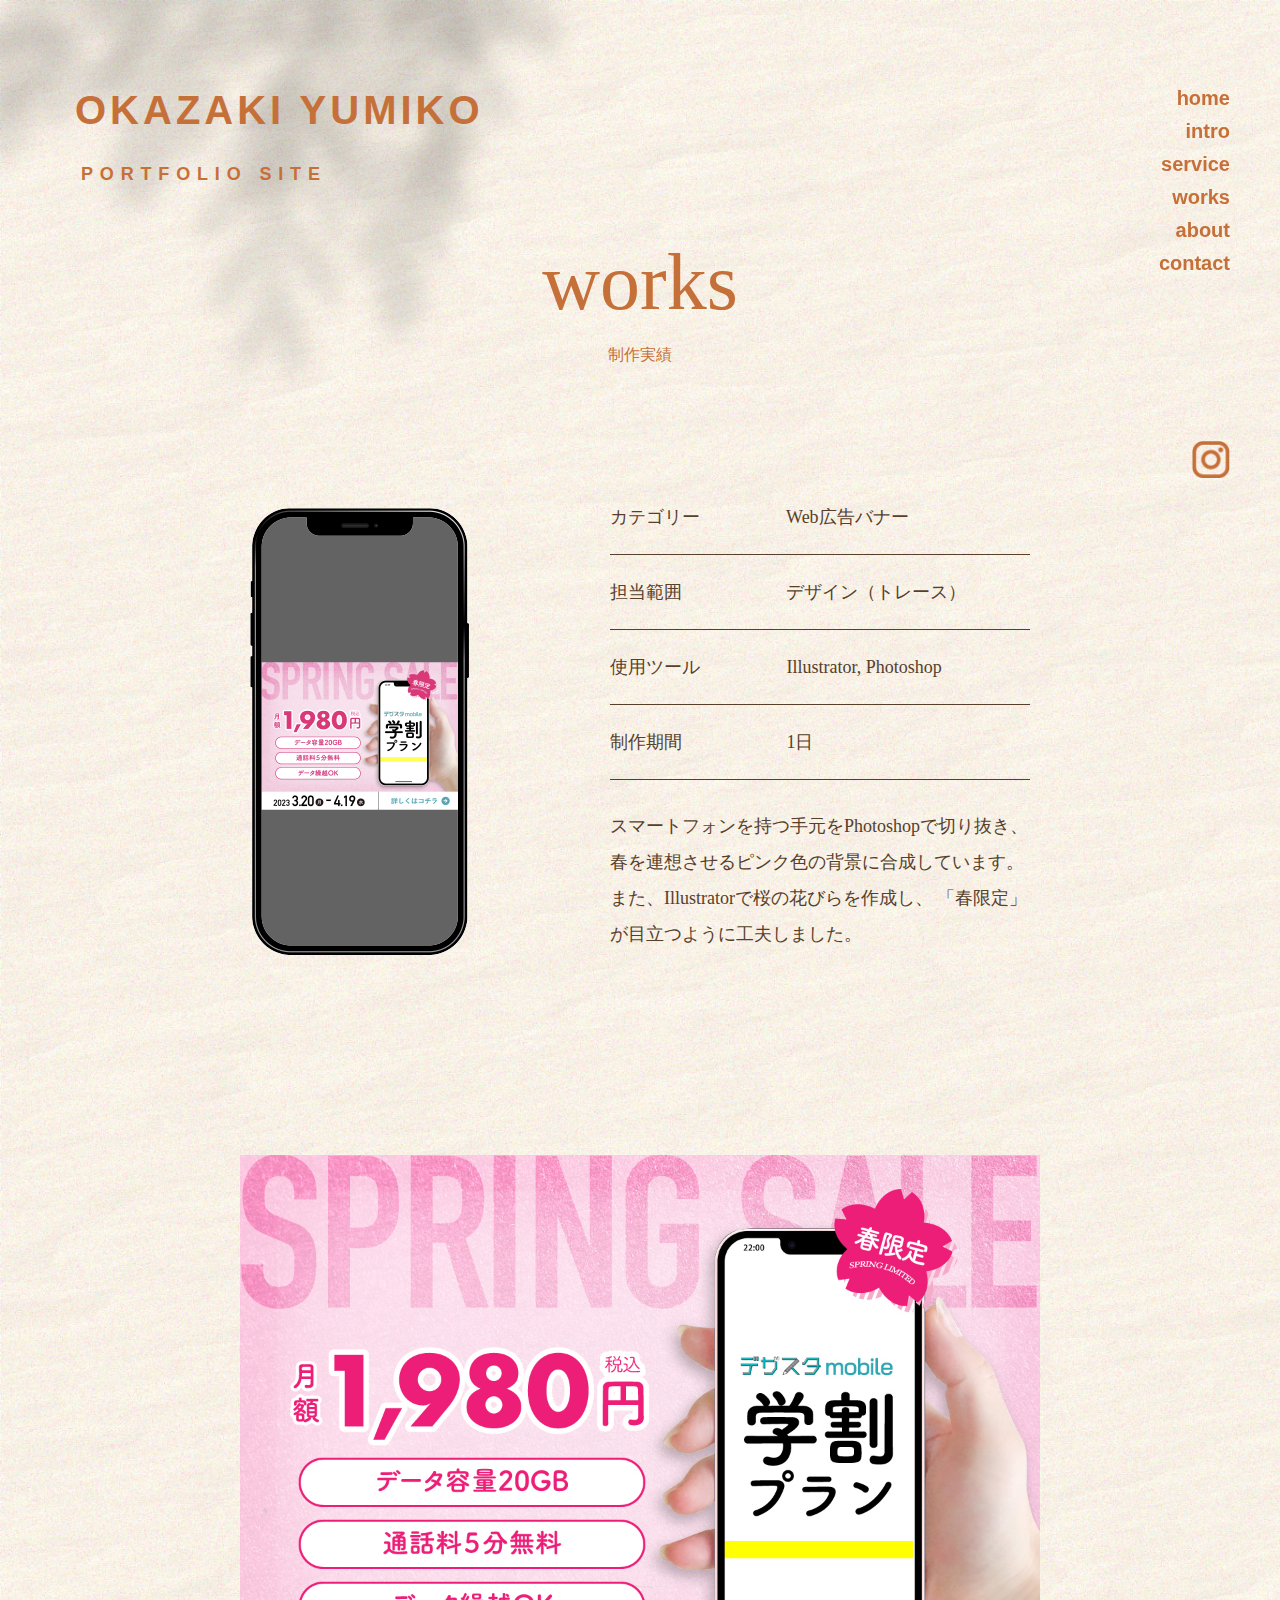
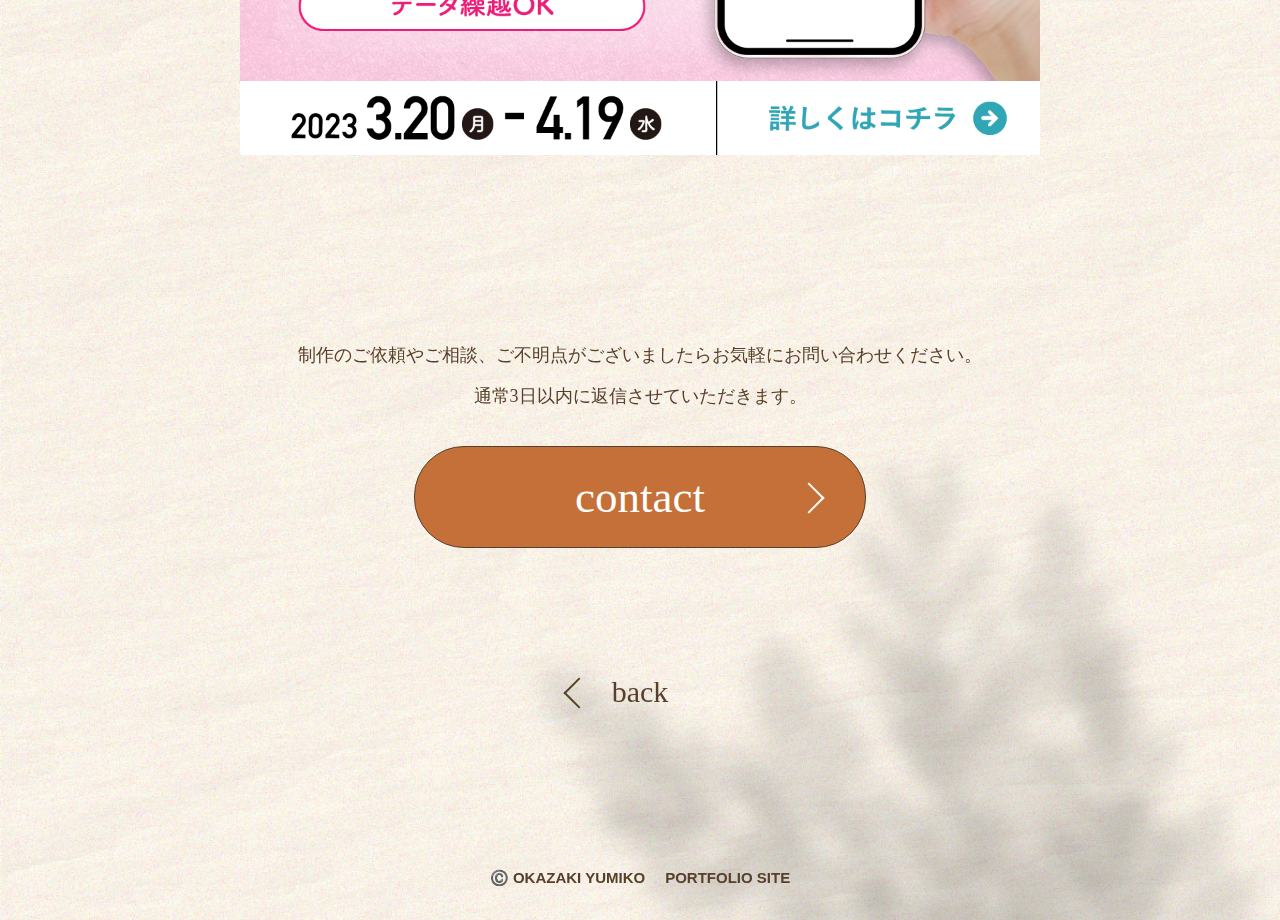
<file: works_content-04.html>
<!DOCTYPE html>
<html lang="ja">

<head>
    <meta charset="UTF-8">
    <meta name="viewport" content="width=device-width, initial-scale=1.0">
    <title>works_content-04</title>
    <link rel="stylesheet" href="./css/works_content-sp1.css">
    <script src="https://ajax.googleapis.com/ajax/libs/jquery/3.7.1/jquery.min.js"></script>
</head>

<body>
    <header id="works_list_portfolio_top">
        <div class="portfolio_top01">
            <div class="portfolio_tree">
                <img class="tree_img" src="./images/pc_top_tree-100.png" alt="tree">
            </div>
            <div class="portfolio_title">
                <h1 class="portfolio_title01">
                    OKAZAKI YUMIKO
                </h1>
                <h2 class="portfolio_title02">
                    PORTFOLIO SITE
                </h2>
            </div>
        </div>

        <div class="portfolio_top02">
            <nav class="nav_list">
                <ul>
                    <li class="nav_list_text">
                        <a href="index.html#portfolio_top">
                            home
                        </a>
                    </li>
                    <li class="nav_list_text">
                        <a href="index.html#introduction_contents">
                            intro
                        </a>
                    </li>
                    <li class="nav_list_text">
                        <a href="index.html#service_contents">
                            service
                        </a>
                    </li>
                    <li class="nav_list_text">
                        <a href="index.html#works_contents">
                            works
                        </a>
                    </li>
                    <li class="nav_list_text">
                        <a href="index.html#about_contents">
                            about
                        </a>
                    </li>
                    <li class="nav_list_text">
                        <a href="index.html#contact_contents">
                            contact
                        </a>
                    </li>
                    <li class="nav_icon">
                        <a href="https://www.instagram.com/imuy_34?igsh=b2JjZXhxcmtwaXhu&utm_source=qr">
                            <img src="./images/instagram-100.png" alt="instagram">
                        </a>
                    </li>
                </ul>
            </nav>

            <nav class="sp_nav_list">
                <ul>
                    <li class="nav_list_text">
                        <a href="index.html#portfolio_top">
                            home
                        </a>
                    </li>
                    <li class="nav_list_text">
                        <a href="index.html#introduction_contents">
                            intro
                        </a>
                    </li>
                    <li class="nav_list_text">
                        <a href="index.html#service_contents">
                            service
                        </a>
                    </li>
                    <li class="nav_list_text">
                        <a href="index.html#works_contents">
                            works
                        </a>
                    </li>
                    <li class="nav_list_text">
                        <a href="index.html#about_contents">
                            about
                        </a>
                    </li>
                    <li class="nav_list_text">
                        <a href="index.html#contact_contents">
                            contact
                        </a>
                    </li>
                    <li class="nav_icon">
                        <a href="https://www.instagram.com/imuy_34?igsh=b2JjZXhxcmtwaXhu&utm_source=qr">
                            <img src="./images/instagram-100.png" alt="instagram">
                        </a>
                    </li>
                </ul>
            </nav>
            <div class="sp_btn">
                <span></span>
            </div>
        </div>
    </header>

    <section class="works_title">
        <p class="works_title-main">
            works
        </p>
        <p class="works_list-sub">
            制作実績
        </p>
    </section>

    <section class="works_wrapper01">
        <div class="works_img">
            <img src="./images/mobile plan-100.png" alt="mobile plan">
        </div>

        <div class="works_content">
            <ul class="works_box">
                <li>
                    <span class="item">カテゴリー</span>
                    <span class="item_text">Web広告バナー</span>
                </li>
                <li>
                    <span class="item">担当範囲</span>
                    <span class="item_text">デザイン（トレース）</span>
                </li>
                <li>
                    <span class="item">使用ツール</span>
                    <span class="item_text">Illustrator, Photoshop</span>
                </li>
                <li>
                    <span class="item">制作期間</span>
                    <span class="item_text">1日</span>
                </li>
                <li class="text">
                    スマートフォンを持つ手元をPhotoshopで切り抜き、
                    春を連想させるピンク色の背景に合成しています。
                    また、Illustratorで桜の花びらを作成し、
                    「春限定」が目立つように工夫しました。
                </li>
            </ul>
        </div>
    </section>

    <section class="works_wrapper02">
        <img src="./images/kadai01_okazaki yumiko.jpg" alt="mobile plan">
    </section>

    <section class="contact">
        <p class="pc_contact_text">
            制作のご依頼やご相談、ご不明点がございましたらお気軽にお問い合わせください。<br>
            通常3日以内に返信させていただきます。
        </p>
        <p class="sp_contact_text">
            制作のご依頼やご相談、ご不明点がございましたら<br>お気軽にお問い合わせください。<br>
            通常3日以内に返信させていただきます。
        </p>
        <div class="contact_btn">
            <a href="index.html#contact_contents">
                contact
            </a>
        </div>

        <div class="pc_contact-back_btn">
            <a href="works_list.html#works_wrapper-02">
                back
            </a>
        </div>
        <div class="sp_contact-back_btn">
            <a href="works_list.html#sp_works_wrapper-04">
                back
            </a>
        </div>

        <h2 class="copyright">
            <span class="mgr-20">©️ OKAZAKI YUMIKO</span>PORTFOLIO SITE
        </h2>
        <div class="bottom_img">
            <img class="bottom_tree" src="./images/pc_woks_bottom.png" alt="tree">
        </div>
    </section>

    <script>
        $(function () {
            $('.sp_btn').on("click", function () {
                $('.sp_btn').toggleClass("open");
                $('.sp_nav_list').fadeToggle();
            })
        })
    </script>

</body>

</html>
</file>
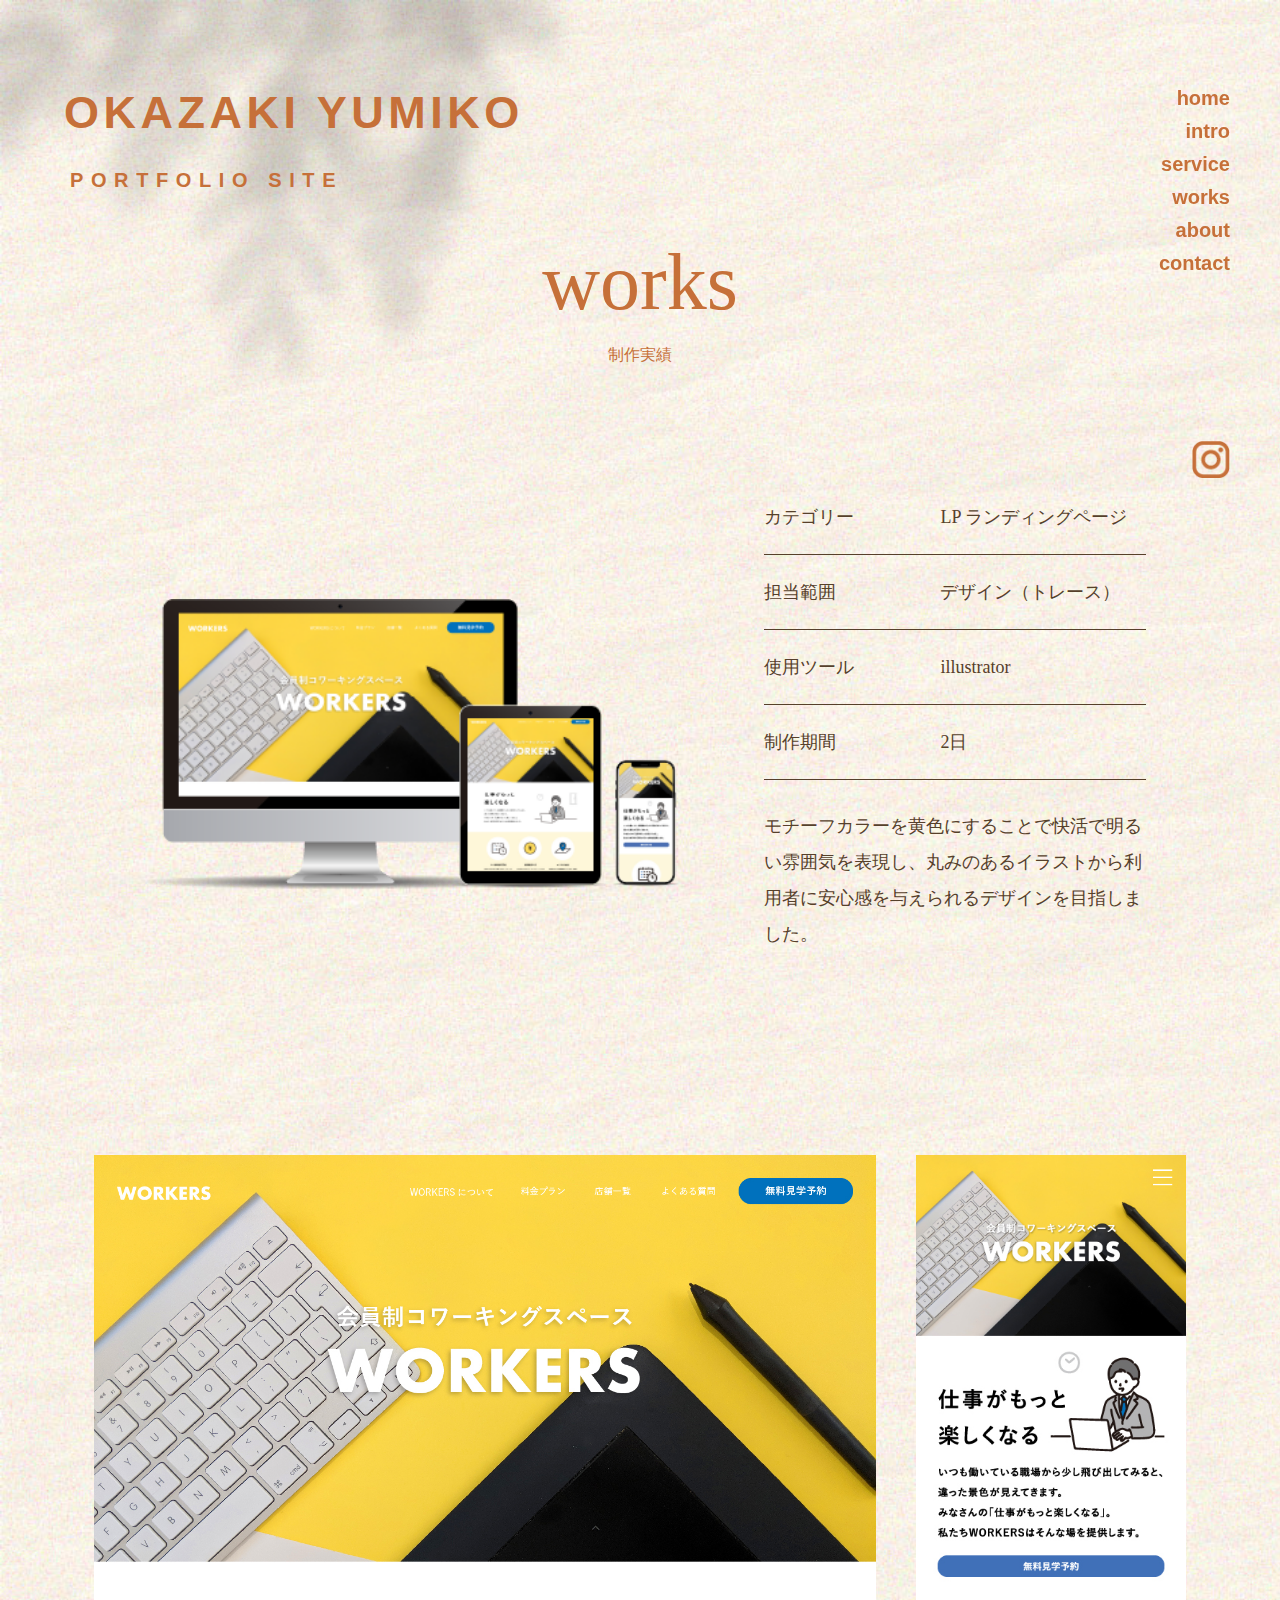
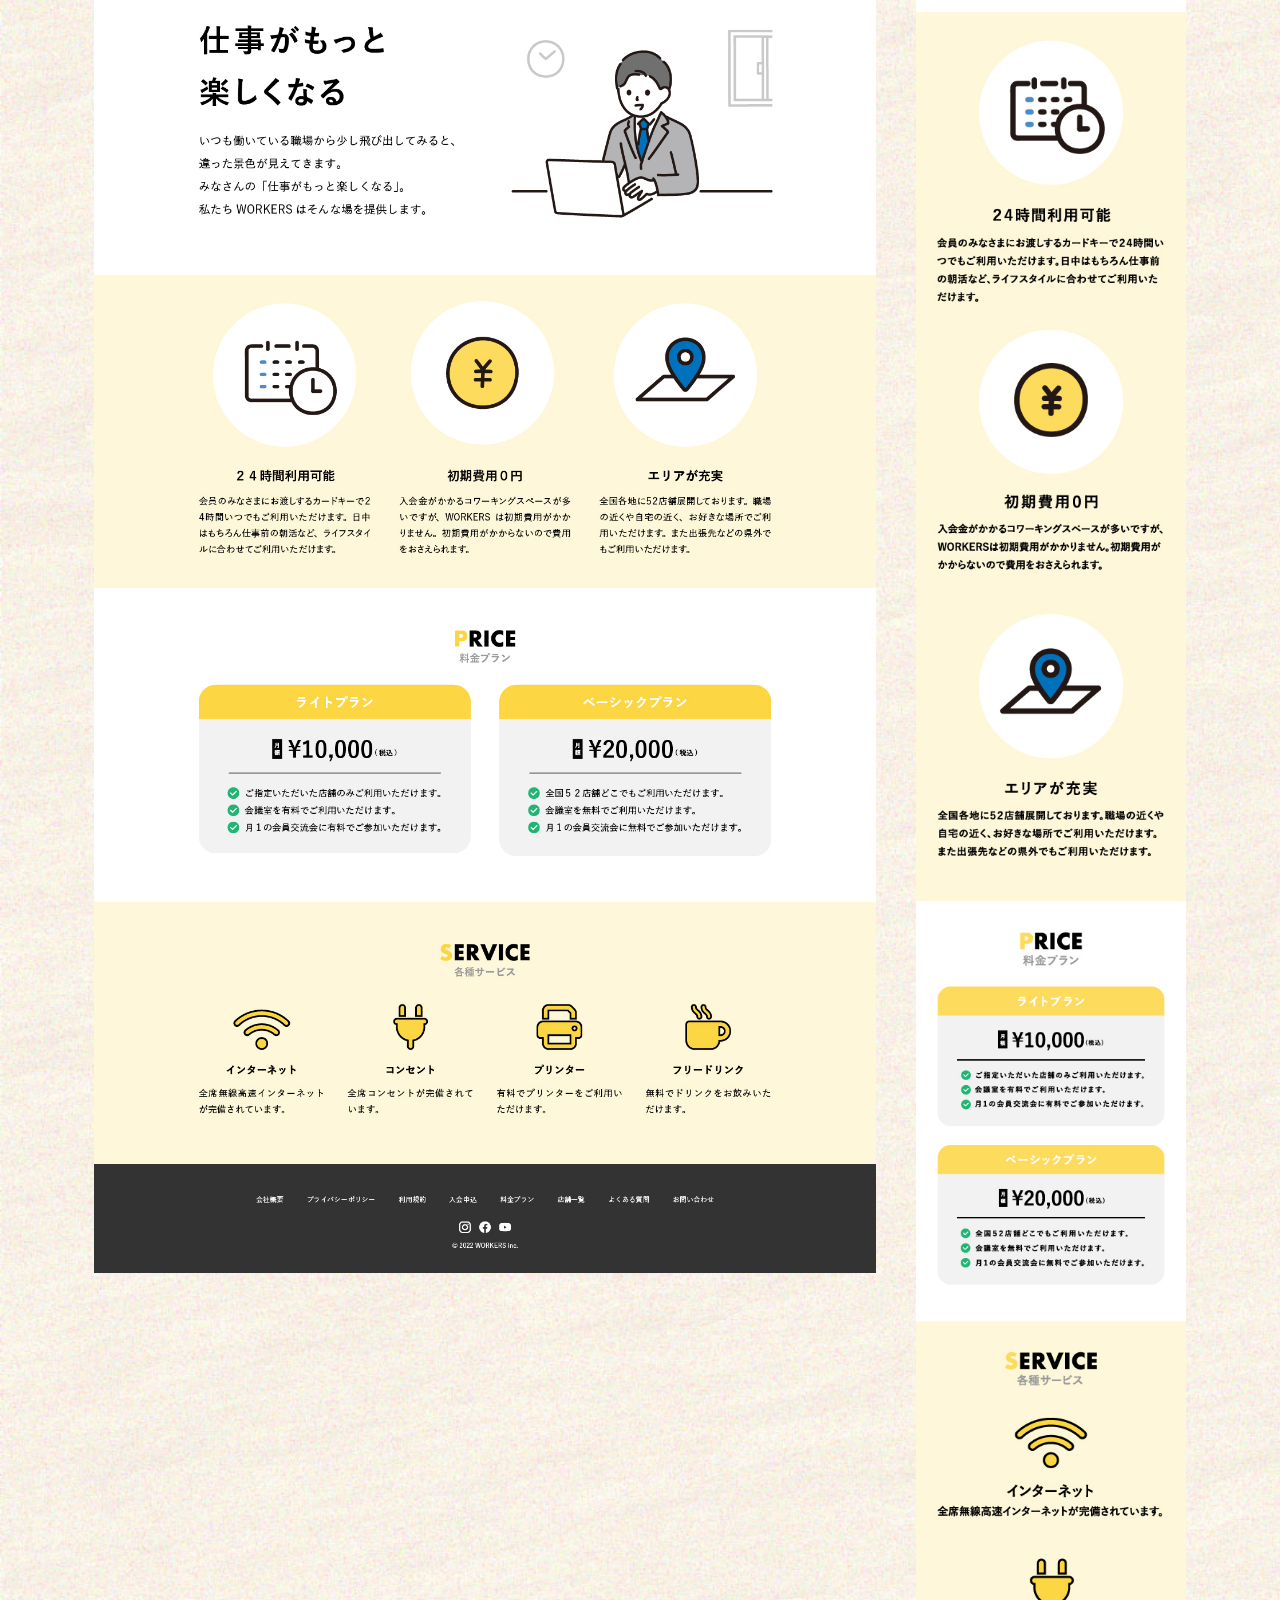
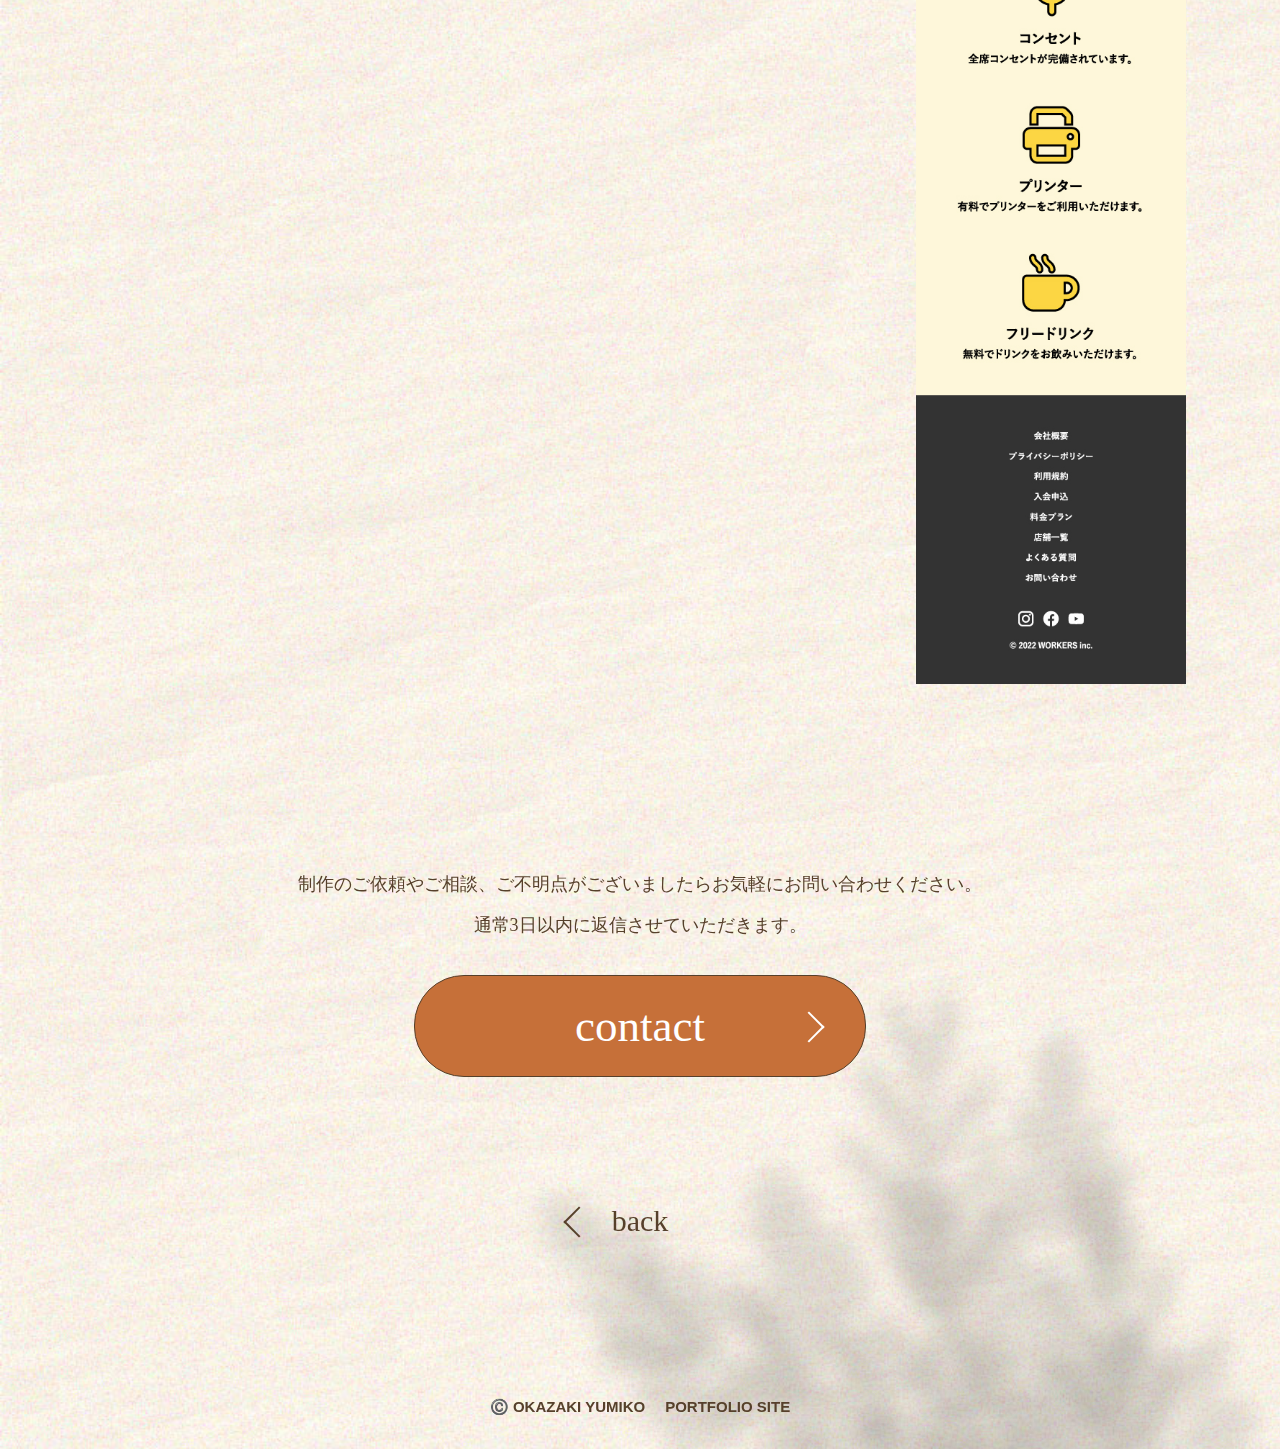
<file: works_content-05.html>
<!DOCTYPE html>
<html lang="ja">

<head>
    <meta charset="UTF-8">
    <meta name="viewport" content="width=device-width, initial-scale=1.0">
    <title>works_content-05</title>
    <link rel="stylesheet" href="./css/works_content-pc_sp.css">
    <script src="https://ajax.googleapis.com/ajax/libs/jquery/3.7.1/jquery.min.js"></script>
</head>

<body>
    <header id="works_list_portfolio_top">
        <div class="portfolio_top01">
            <div class="portfolio_tree">
                <img class="tree_img" src="./images/pc_top_tree-100.png" alt="tree">
            </div>
            <div class="portfolio_title">
                <h1 class="portfolio_title01">
                    OKAZAKI YUMIKO
                </h1>
                <h2 class="portfolio_title02">
                    PORTFOLIO SITE
                </h2>
            </div>
        </div>

        <div class="portfolio_top02">
            <nav class="nav_list">
                <ul>
                    <li class="nav_list_text">
                        <a href="index.html#portfolio_top">
                            home
                        </a>
                    </li>
                    <li class="nav_list_text">
                        <a href="index.html#introduction_contents">
                            intro
                        </a>
                    </li>
                    <li class="nav_list_text">
                        <a href="index.html#service_contents">
                            service
                        </a>
                    </li>
                    <li class="nav_list_text">
                        <a href="index.html#works_contents">
                            works
                        </a>
                    </li>
                    <li class="nav_list_text">
                        <a href="index.html#about_contents">
                            about
                        </a>
                    </li>
                    <li class="nav_list_text">
                        <a href="index.html#contact_contents">
                            contact
                        </a>
                    </li>
                    <li class="nav_icon">
                        <a href="https://www.instagram.com/imuy_34?igsh=b2JjZXhxcmtwaXhu&utm_source=qr">
                            <img src="./images/instagram-100.png" alt="instagram">
                        </a>
                    </li>
                </ul>
            </nav>

            <nav class="sp_nav_list">
                <ul>
                    <li class="nav_list_text">
                        <a href="index.html#portfolio_top">
                            home
                        </a>
                    </li>
                    <li class="nav_list_text">
                        <a href="index.html#introduction_contents">
                            intro
                        </a>
                    </li>
                    <li class="nav_list_text">
                        <a href="index.html#service_contents">
                            service
                        </a>
                    </li>
                    <li class="nav_list_text">
                        <a href="index.html#works_contents">
                            works
                        </a>
                    </li>
                    <li class="nav_list_text">
                        <a href="index.html#about_contents">
                            about
                        </a>
                    </li>
                    <li class="nav_list_text">
                        <a href="index.html#contact_contents">
                            contact
                        </a>
                    </li>
                    <li class="nav_icon">
                        <a href="https://www.instagram.com/imuy_34?igsh=b2JjZXhxcmtwaXhu&utm_source=qr">
                            <img src="./images/instagram-100.png" alt="instagram">
                        </a>
                    </li>
                </ul>
            </nav>
            <div class="sp_btn">
                <span></span>
            </div>
        </div>
    </header>

    <section class="works_title">
        <p class="works_title-main">
            works
        </p>
        <p class="works_list-sub">
            制作実績
        </p>
    </section>

    <section class="works_wrapper01">
        <div class="works_img">
            <img src="./images/pc_works_workers-100.png" alt="workers">
        </div>

        <div class="works_content">
            <ul class="works_box">
                <li>
                    <span class="item">カテゴリー</span>
                    <span class="item_text">LP ランディングページ</span>
                </li>
                <li>
                    <span class="item">担当範囲</span>
                    <span class="item_text">デザイン（トレース）</span>
                </li>
                <li>
                    <span class="item">使用ツール</span>
                    <span class="item_text">illustrator</span>
                </li>
                <li>
                    <span class="item">制作期間</span>
                    <span class="item_text">2日</span>
                </li>
                <li class="text">
                    モチーフカラーを黄色にすることで快活で明るい雰囲気を表現し、丸みのあるイラストから利用者に安心感を与えられるデザインを目指しました。
                </li>
            </ul>
        </div>
    </section>

    <section class="works_wrapper02">
        <img class="img_pc" src="./images/kadai04_pc.jpg" alt="workers_pc">
        <img class="img_sp" src="./images/kadai04_sp.jpg" alt="workers_sp">
    </section>

    <section class="contact">
        <p class="pc_contact_text">
            制作のご依頼やご相談、ご不明点がございましたらお気軽にお問い合わせください。<br>
            通常3日以内に返信させていただきます。
        </p>
        <p class="sp_contact_text">
            制作のご依頼やご相談、ご不明点がございましたら<br>お気軽にお問い合わせください。<br>
            通常3日以内に返信させていただきます。
        </p>
        <div class="contact_btn">
            <a href="index.html#contact_contents">
                contact
            </a>
        </div>

        <div class="pc_contact-back_btn">
            <a href="works_list.html#works_wrapper-03">
                back
            </a>
        </div>
        <div class="sp_contact-back_btn">
            <a href="works_list.html#sp_works_wrapper-05">
                back
            </a>
        </div>

        <h2 class="copyright">
            <span class="mgr-20">©️ OKAZAKI YUMIKO</span>PORTFOLIO SITE
        </h2>
        <div class="bottom_img">
            <img class="bottom_tree" src="./images/pc_woks_bottom.png" alt="tree">
        </div>
    </section>

    <script>
        $(function () {
            $('.sp_btn').on("click", function () {
                $('.sp_btn').toggleClass("open");
                $('.sp_nav_list').fadeToggle();
            })
        })
    </script>

</body>

</html>
</file>
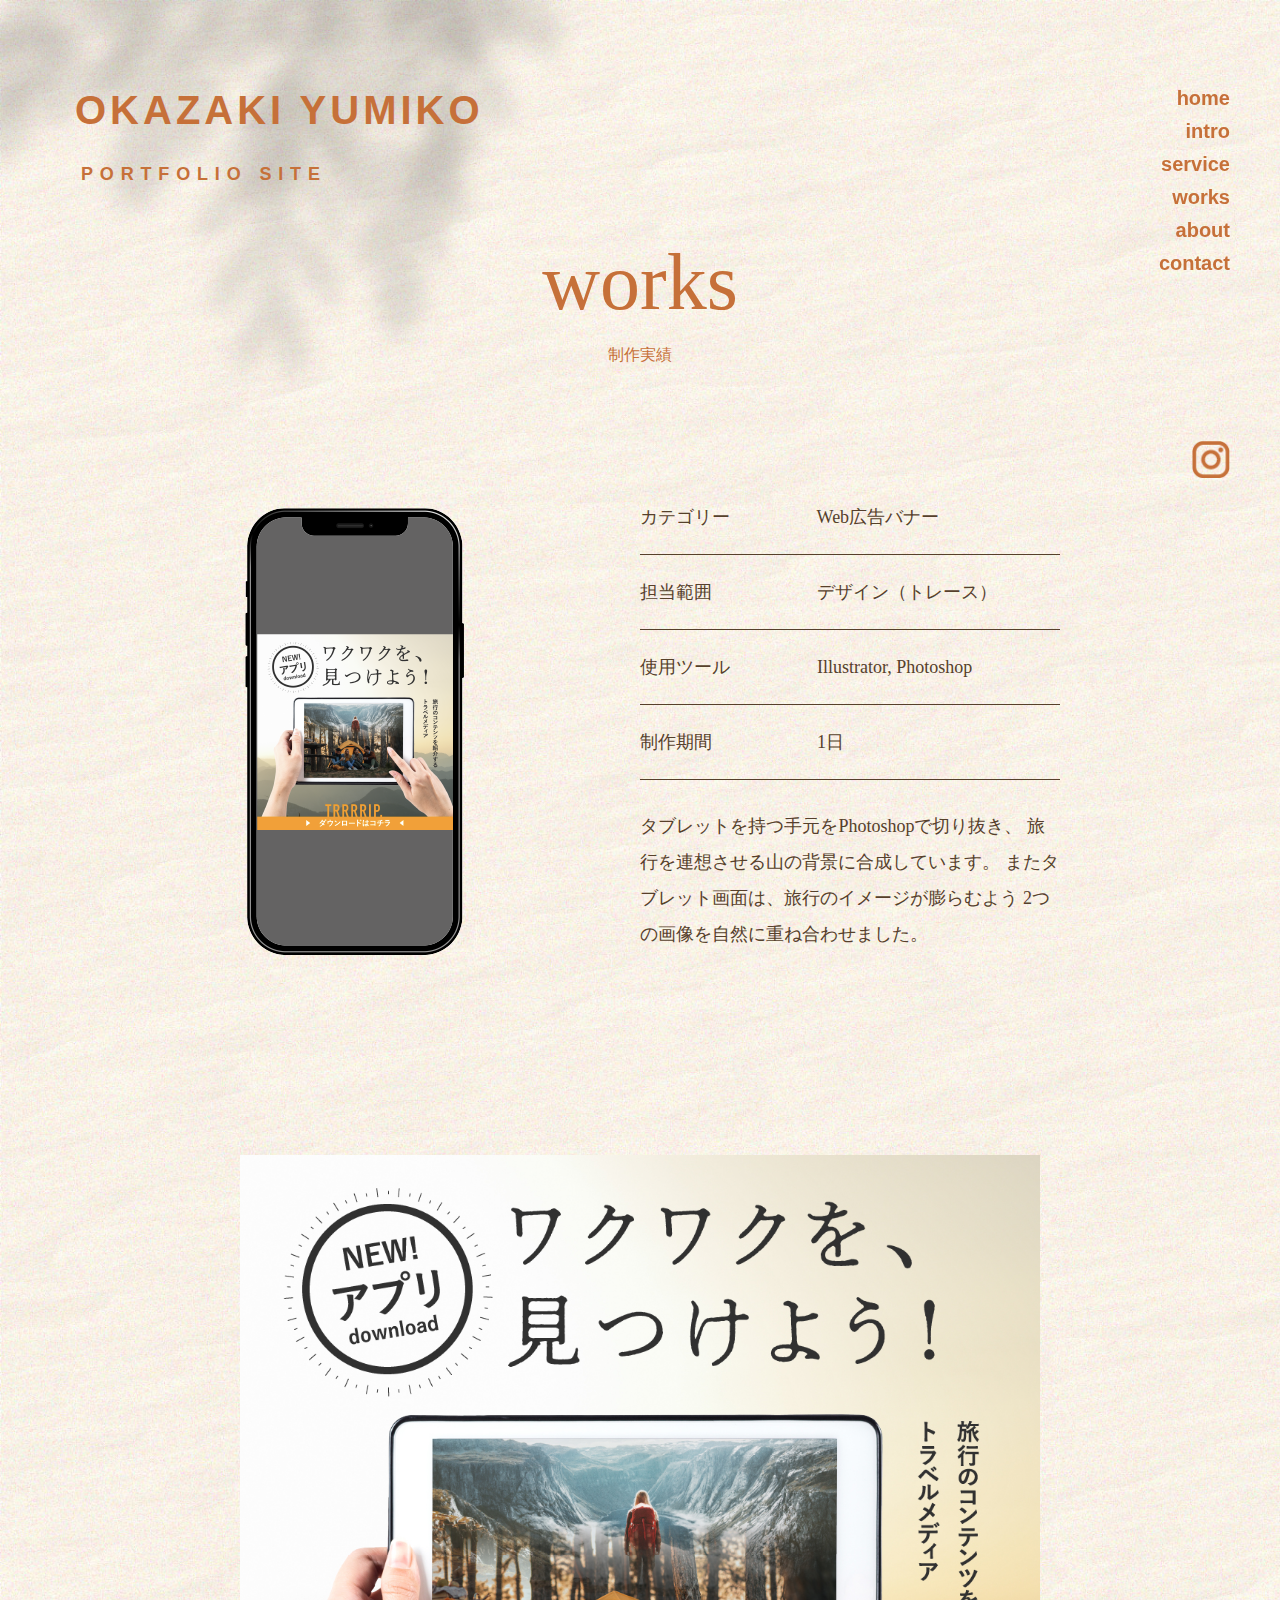
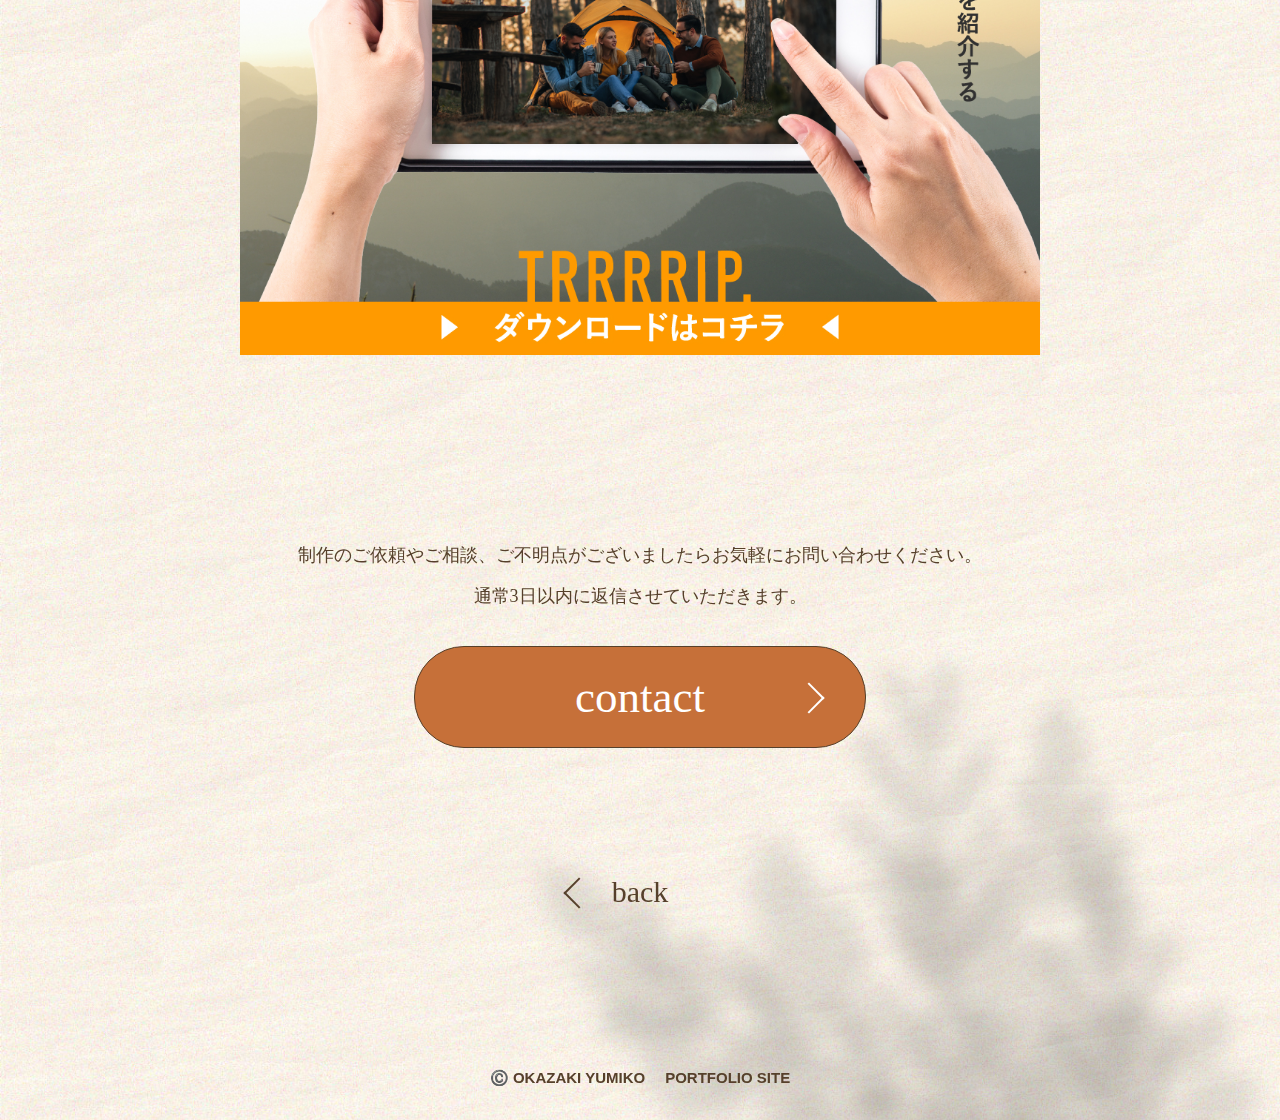
<file: works_content-06.html>
<!DOCTYPE html>
<html lang="ja">

<head>
    <meta charset="UTF-8">
    <meta name="viewport" content="width=device-width, initial-scale=1.0">
    <title>works_content-06</title>
    <link rel="stylesheet" href="./css/works_content-sp1.css">
    <script src="https://ajax.googleapis.com/ajax/libs/jquery/3.7.1/jquery.min.js"></script>
</head>

<body>
    <header id="works_list_portfolio_top">
        <div class="portfolio_top01">
            <div class="portfolio_tree">
                <img class="tree_img" src="./images/pc_top_tree-100.png" alt="tree">
            </div>
            <div class="portfolio_title">
                <h1 class="portfolio_title01">
                    OKAZAKI YUMIKO
                </h1>
                <h2 class="portfolio_title02">
                    PORTFOLIO SITE
                </h2>
            </div>
        </div>

        <div class="portfolio_top02">
            <nav class="nav_list">
                <ul>
                    <li class="nav_list_text">
                        <a href="index.html#portfolio_top">
                            home
                        </a>
                    </li>
                    <li class="nav_list_text">
                        <a href="index.html#introduction_contents">
                            intro
                        </a>
                    </li>
                    <li class="nav_list_text">
                        <a href="index.html#service_contents">
                            service
                        </a>
                    </li>
                    <li class="nav_list_text">
                        <a href="index.html#works_contents">
                            works
                        </a>
                    </li>
                    <li class="nav_list_text">
                        <a href="index.html#about_contents">
                            about
                        </a>
                    </li>
                    <li class="nav_list_text">
                        <a href="index.html#contact_contents">
                            contact
                        </a>
                    </li>
                    <li class="nav_icon">
                        <a href="https://www.instagram.com/imuy_34?igsh=b2JjZXhxcmtwaXhu&utm_source=qr">
                            <img src="./images/instagram-100.png" alt="instagram">
                        </a>
                    </li>
                </ul>
            </nav>

            <nav class="sp_nav_list">
                <ul>
                    <li class="nav_list_text">
                        <a href="index.html#portfolio_top">
                            home
                        </a>
                    </li>
                    <li class="nav_list_text">
                        <a href="index.html#introduction_contents">
                            intro
                        </a>
                    </li>
                    <li class="nav_list_text">
                        <a href="index.html#service_contents">
                            service
                        </a>
                    </li>
                    <li class="nav_list_text">
                        <a href="index.html#works_contents">
                            works
                        </a>
                    </li>
                    <li class="nav_list_text">
                        <a href="index.html#about_contents">
                            about
                        </a>
                    </li>
                    <li class="nav_list_text">
                        <a href="index.html#contact_contents">
                            contact
                        </a>
                    </li>
                    <li class="nav_icon">
                        <a href="https://www.instagram.com/imuy_34?igsh=b2JjZXhxcmtwaXhu&utm_source=qr">
                            <img src="./images/instagram-100.png" alt="instagram">
                        </a>
                    </li>
                </ul>
            </nav>
            <div class="sp_btn">
                <span></span>
            </div>
        </div>
    </header>

    <section class="works_title">
        <p class="works_title-main">
            works
        </p>
        <p class="works_list-sub">
            制作実績
        </p>
    </section>

    <section class="works_wrapper01">
        <div class="works_img">
            <img src="./images/trrrrip.png" alt="trrrrip">
        </div>

        <div class="works_content">
            <ul class="works_box">
                <li>
                    <span class="item">カテゴリー</span>
                    <span class="item_text">Web広告バナー</span>
                </li>
                <li>
                    <span class="item">担当範囲</span>
                    <span class="item_text">デザイン（トレース）</span>
                </li>
                <li>
                    <span class="item">使用ツール</span>
                    <span class="item_text">Illustrator, Photoshop</span>
                </li>
                <li>
                    <span class="item">制作期間</span>
                    <span class="item_text">1日</span>
                </li>
                <li class="text">
                    タブレットを持つ手元をPhotoshopで切り抜き、
                    旅行を連想させる山の背景に合成しています。
                    またタブレット画面は、旅行のイメージが膨らむよう
                    2つの画像を自然に重ね合わせました。
                </li>
            </ul>
        </div>
    </section>

    <section class="works_wrapper02">
        <img src="./images/kadai2_okazaki yumiko.jpg" alt="trrrrip">
    </section>

    <section class="contact">
        <p class="pc_contact_text">
            制作のご依頼やご相談、ご不明点がございましたらお気軽にお問い合わせください。<br>
            通常3日以内に返信させていただきます。
        </p>
        <p class="sp_contact_text">
            制作のご依頼やご相談、ご不明点がございましたら<br>お気軽にお問い合わせください。<br>
            通常3日以内に返信させていただきます。
        </p>
        <div class="contact_btn">
            <a href="index.html#contact_contents">
                contact
            </a>
        </div>

        <div class="pc_contact-back_btn">
            <a href="works_list.html#works_wrapper-03">
                back
            </a>
        </div>
        <div class="sp_contact-back_btn">
            <a href="works_list.html#sp_works_wrapper-06">
                back
            </a>
        </div>

        <h2 class="copyright">
            <span class="mgr-20">©️ OKAZAKI YUMIKO</span>PORTFOLIO SITE
        </h2>
        <div class="bottom_img">
            <img class="bottom_tree" src="./images/pc_woks_bottom.png" alt="tree">
        </div>
    </section>

    <script>
        $(function () {
            $('.sp_btn').on("click", function () {
                $('.sp_btn').toggleClass("open");
                $('.sp_nav_list').fadeToggle();
            })
        })
    </script>

</body>

</html>
</file>
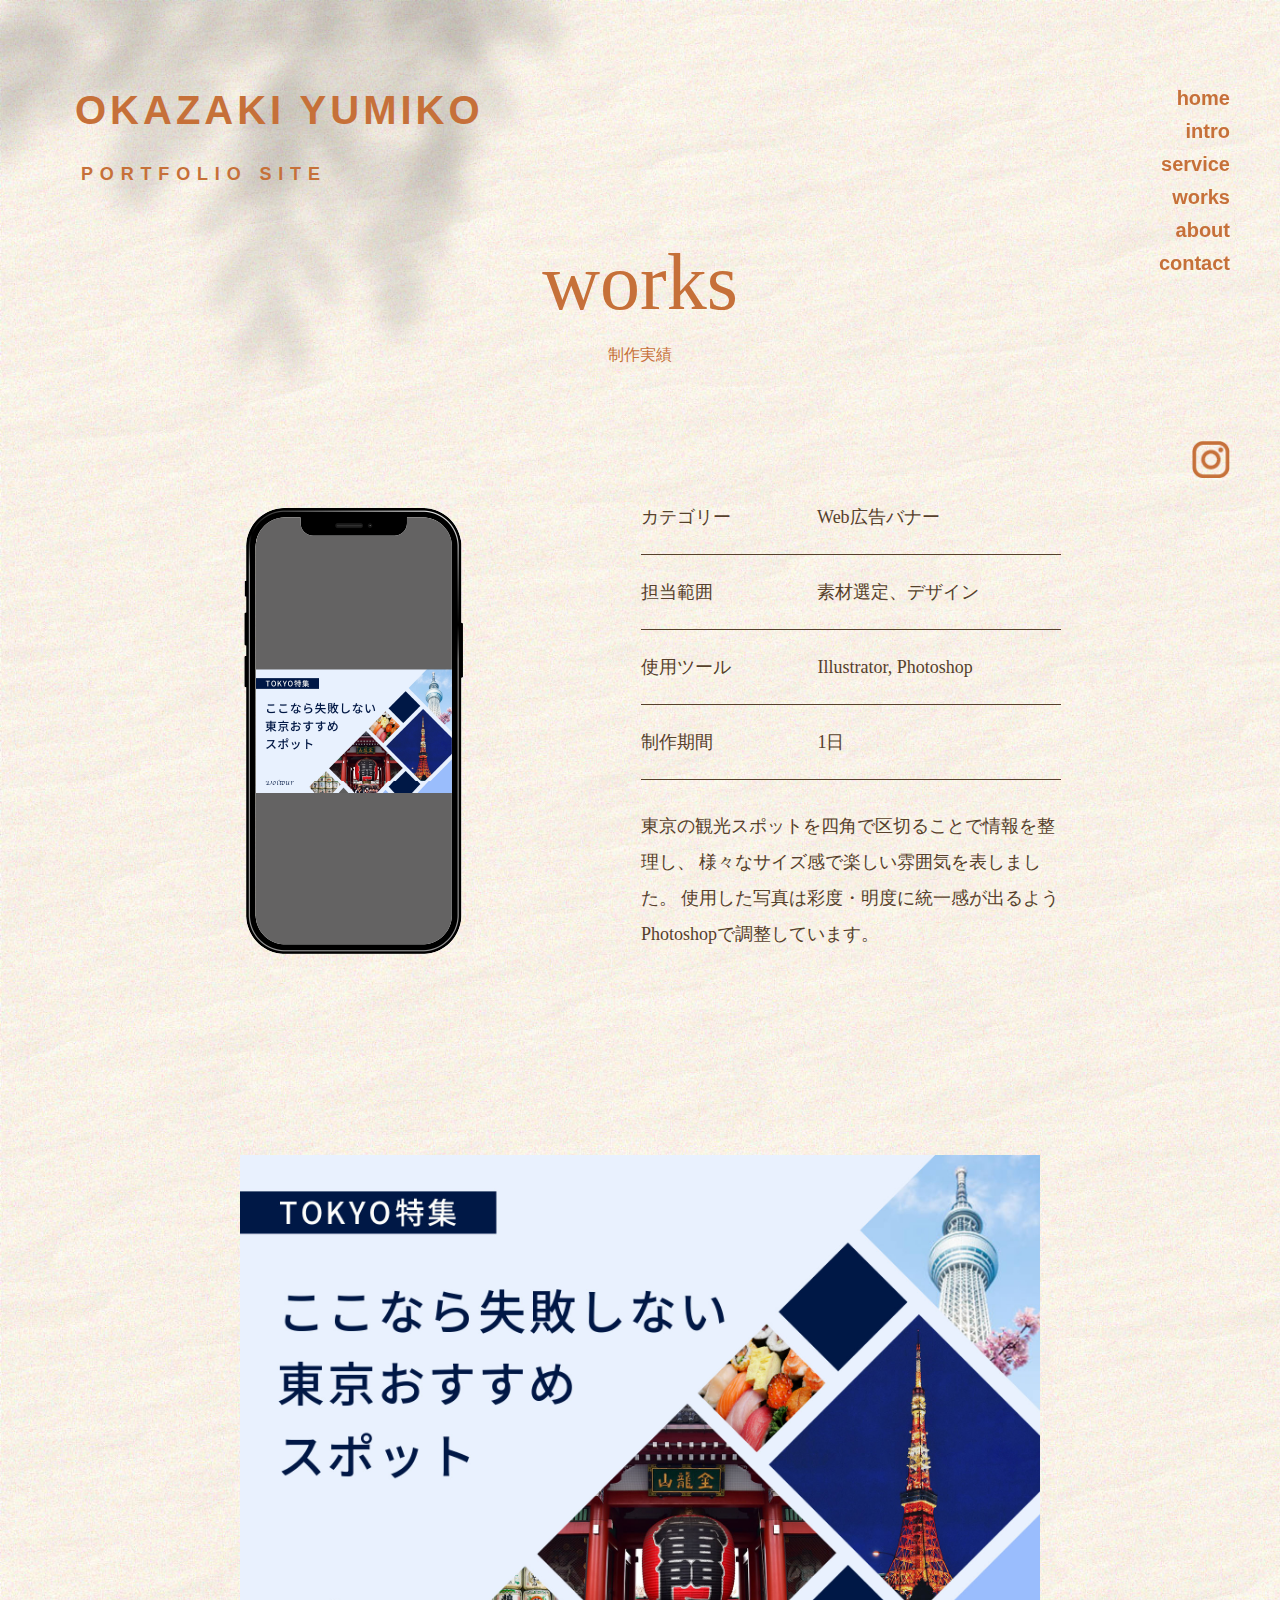
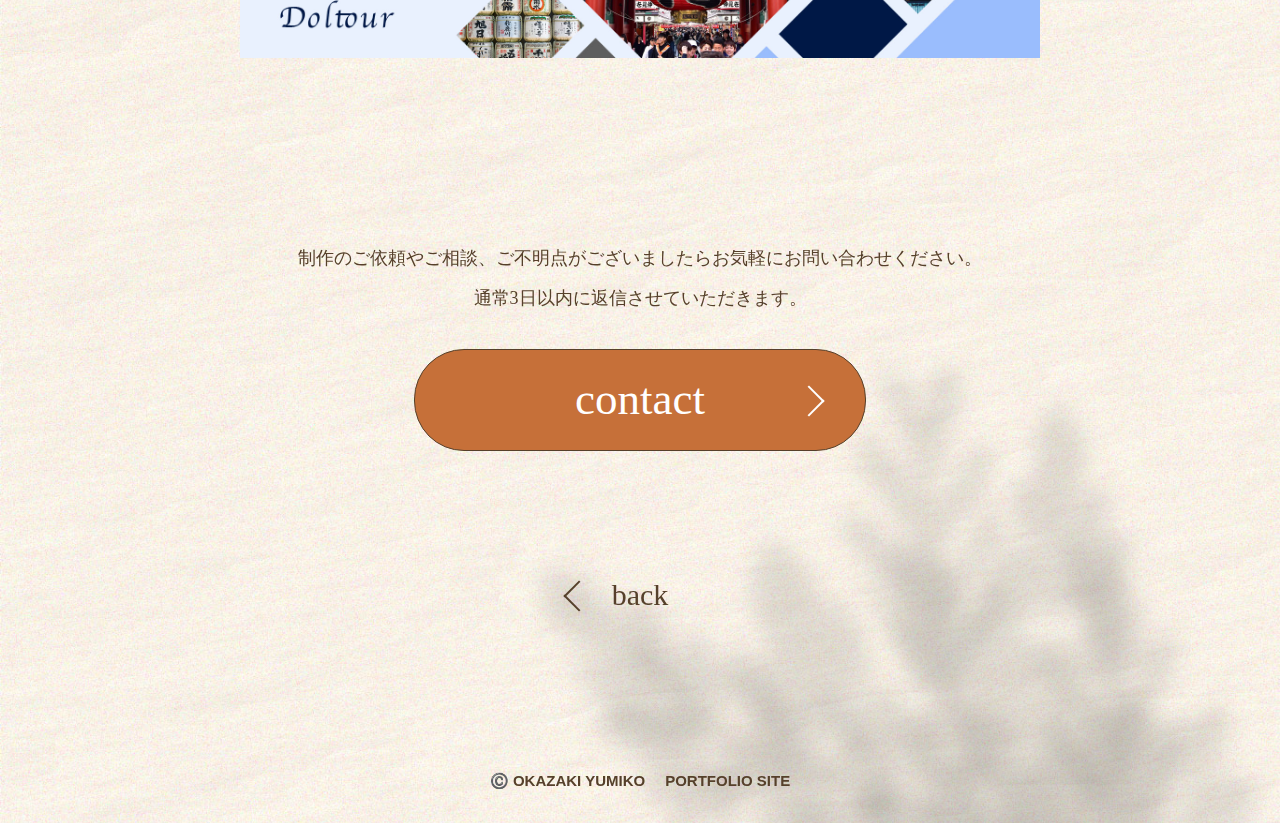
<file: works_content-07.html>
<!DOCTYPE html>
<html lang="ja">

<head>
    <meta charset="UTF-8">
    <meta name="viewport" content="width=device-width, initial-scale=1.0">
    <title>works_content-07</title>
    <link rel="stylesheet" href="./css/works_content-sp1.css">
    <script src="https://ajax.googleapis.com/ajax/libs/jquery/3.7.1/jquery.min.js"></script>
</head>

<body>
    <header id="works_list_portfolio_top">
        <div class="portfolio_top01">
            <div class="portfolio_tree">
                <img class="tree_img" src="./images/pc_top_tree-100.png" alt="tree">
            </div>
            <div class="portfolio_title">
                <h1 class="portfolio_title01">
                    OKAZAKI YUMIKO
                </h1>
                <h2 class="portfolio_title02">
                    PORTFOLIO SITE
                </h2>
            </div>
        </div>

        <div class="portfolio_top02">
            <nav class="nav_list">
                <ul>
                    <li class="nav_list_text">
                        <a href="index.html#portfolio_top">
                            home
                        </a>
                    </li>
                    <li class="nav_list_text">
                        <a href="index.html#introduction_contents">
                            intro
                        </a>
                    </li>
                    <li class="nav_list_text">
                        <a href="index.html#service_contents">
                            service
                        </a>
                    </li>
                    <li class="nav_list_text">
                        <a href="index.html#works_contents">
                            works
                        </a>
                    </li>
                    <li class="nav_list_text">
                        <a href="index.html#about_contents">
                            about
                        </a>
                    </li>
                    <li class="nav_list_text">
                        <a href="index.html#contact_contents">
                            contact
                        </a>
                    </li>
                    <li class="nav_icon">
                        <a href="https://www.instagram.com/imuy_34?igsh=b2JjZXhxcmtwaXhu&utm_source=qr">
                            <img src="./images/instagram-100.png" alt="instagram">
                        </a>
                    </li>
                </ul>
            </nav>

            <nav class="sp_nav_list">
                <ul>
                    <li class="nav_list_text">
                        <a href="index.html#portfolio_top">
                            home
                        </a>
                    </li>
                    <li class="nav_list_text">
                        <a href="index.html#introduction_contents">
                            intro
                        </a>
                    </li>
                    <li class="nav_list_text">
                        <a href="index.html#service_contents">
                            service
                        </a>
                    </li>
                    <li class="nav_list_text">
                        <a href="index.html#works_contents">
                            works
                        </a>
                    </li>
                    <li class="nav_list_text">
                        <a href="index.html#about_contents">
                            about
                        </a>
                    </li>
                    <li class="nav_list_text">
                        <a href="index.html#contact_contents">
                            contact
                        </a>
                    </li>
                    <li class="nav_icon">
                        <a href="https://www.instagram.com/imuy_34?igsh=b2JjZXhxcmtwaXhu&utm_source=qr">
                            <img src="./images/instagram-100.png" alt="instagram">
                        </a>
                    </li>
                </ul>
            </nav>
            <div class="sp_btn">
                <span></span>
            </div>
        </div>
    </header>

    <section class="works_title">
        <p class="works_title-main">
            works
        </p>
        <p class="works_list-sub">
            制作実績
        </p>
    </section>

    <section class="works_wrapper01">
        <div class="works_img">
            <img src="./images/tokyo-spot.png" alt="tokyo-spot">
        </div>

        <div class="works_content">
            <ul class="works_box">
                <li>
                    <span class="item">カテゴリー</span>
                    <span class="item_text">Web広告バナー</span>
                </li>
                <li>
                    <span class="item">担当範囲</span>
                    <span class="item_text">素材選定、デザイン</span>
                </li>
                <li>
                    <span class="item">使用ツール</span>
                    <span class="item_text">Illustrator, Photoshop</span>
                </li>
                <li>
                    <span class="item">制作期間</span>
                    <span class="item_text">1日</span>
                </li>
                <li class="text">
                    東京の観光スポットを四角で区切ることで情報を整理し、
                    様々なサイズ感で楽しい雰囲気を表しました。
                    使用した写真は彩度・明度に統一感が出るよう
                    Photoshopで調整しています。
                </li>
            </ul>
        </div>
    </section>

    <section class="works_wrapper02">
        <img src="./images/tokyo-recommend-spot.jpg" alt="tokyo-spot">
    </section>

    <section class="contact">
        <p class="pc_contact_text">
            制作のご依頼やご相談、ご不明点がございましたらお気軽にお問い合わせください。<br>
            通常3日以内に返信させていただきます。
        </p>
        <p class="sp_contact_text">
            制作のご依頼やご相談、ご不明点がございましたら<br>お気軽にお問い合わせください。<br>
            通常3日以内に返信させていただきます。
        </p>
        <div class="contact_btn">
            <a href="index.html#contact_contents">
                contact
            </a>
        </div>

        <div class="pc_contact-back_btn">
            <a href="works_list.html#works_wrapper-04">
                back
            </a>
        </div>
        <div class="sp_contact-back_btn">
            <a href="works_list.html#sp_works_wrapper-07">
                back
            </a>
        </div>

        <h2 class="copyright">
            <span class="mgr-20">©️ OKAZAKI YUMIKO</span>PORTFOLIO SITE
        </h2>
        <div class="bottom_img">
            <img class="bottom_tree" src="./images/pc_woks_bottom.png" alt="tree">
        </div>
    </section>

    <script>
        $(function () {
            $('.sp_btn').on("click", function () {
                $('.sp_btn').toggleClass("open");
                $('.sp_nav_list').fadeToggle();
            })
        })
    </script>

</body>

</html>
</file>
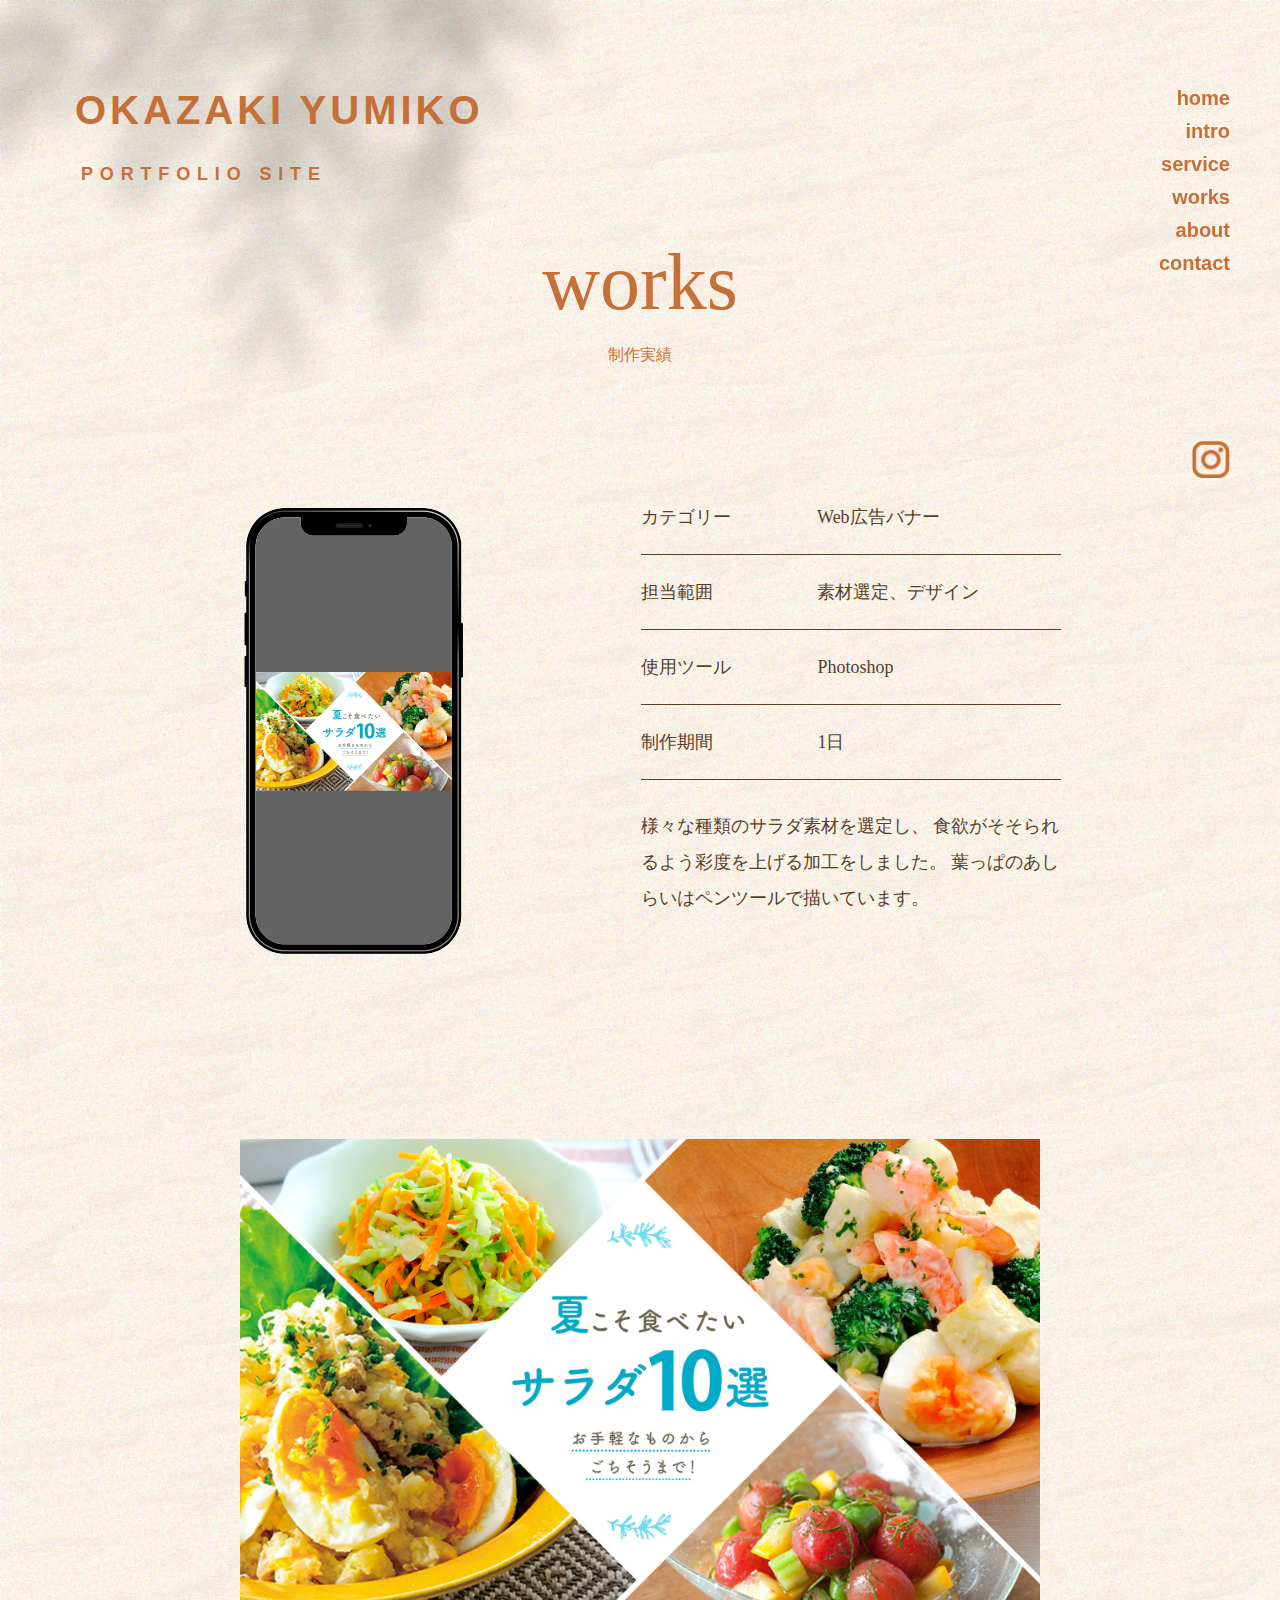
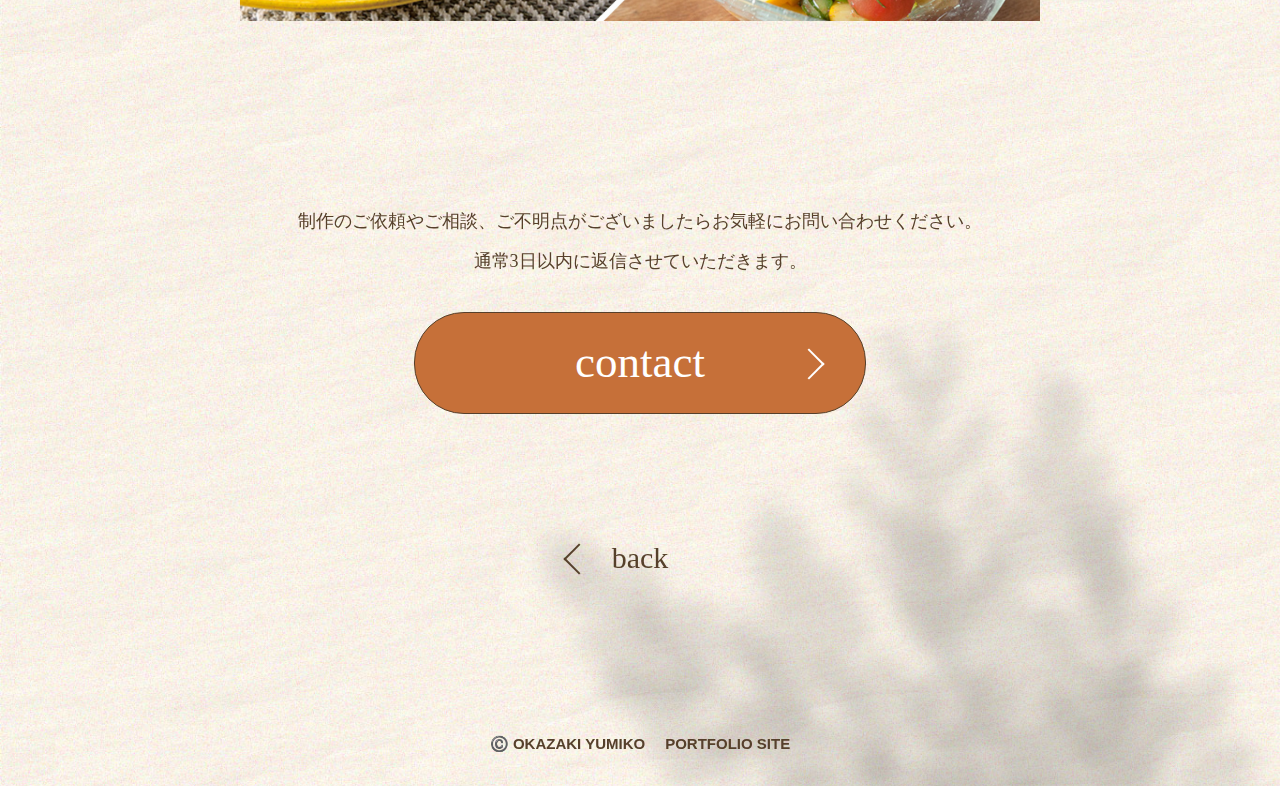
<file: works_content-08.html>
<!DOCTYPE html>
<html lang="ja">

<head>
    <meta charset="UTF-8">
    <meta name="viewport" content="width=device-width, initial-scale=1.0">
    <title>works_content-08</title>
    <link rel="stylesheet" href="./css/works_content-sp1.css">
    <script src="https://ajax.googleapis.com/ajax/libs/jquery/3.7.1/jquery.min.js"></script>
</head>

<body>
    <header id="works_list_portfolio_top">
        <div class="portfolio_top01">
            <div class="portfolio_tree">
                <img class="tree_img" src="./images/pc_top_tree-100.png" alt="tree">
            </div>
            <div class="portfolio_title">
                <h1 class="portfolio_title01">
                    OKAZAKI YUMIKO
                </h1>
                <h2 class="portfolio_title02">
                    PORTFOLIO SITE
                </h2>
            </div>
        </div>

        <div class="portfolio_top02">
            <nav class="nav_list">
                <ul>
                    <li class="nav_list_text">
                        <a href="index.html#portfolio_top">
                            home
                        </a>
                    </li>
                    <li class="nav_list_text">
                        <a href="index.html#introduction_contents">
                            intro
                        </a>
                    </li>
                    <li class="nav_list_text">
                        <a href="index.html#service_contents">
                            service
                        </a>
                    </li>
                    <li class="nav_list_text">
                        <a href="index.html#works_contents">
                            works
                        </a>
                    </li>
                    <li class="nav_list_text">
                        <a href="index.html#about_contents">
                            about
                        </a>
                    </li>
                    <li class="nav_list_text">
                        <a href="index.html#contact_contents">
                            contact
                        </a>
                    </li>
                    <li class="nav_icon">
                        <a href="https://www.instagram.com/imuy_34?igsh=b2JjZXhxcmtwaXhu&utm_source=qr">
                            <img src="./images/instagram-100.png" alt="instagram">
                        </a>
                    </li>
                </ul>
            </nav>

            <nav class="sp_nav_list">
                <ul>
                    <li class="nav_list_text">
                        <a href="index.html#portfolio_top">
                            home
                        </a>
                    </li>
                    <li class="nav_list_text">
                        <a href="index.html#introduction_contents">
                            intro
                        </a>
                    </li>
                    <li class="nav_list_text">
                        <a href="index.html#service_contents">
                            service
                        </a>
                    </li>
                    <li class="nav_list_text">
                        <a href="index.html#works_contents">
                            works
                        </a>
                    </li>
                    <li class="nav_list_text">
                        <a href="index.html#about_contents">
                            about
                        </a>
                    </li>
                    <li class="nav_list_text">
                        <a href="index.html#contact_contents">
                            contact
                        </a>
                    </li>
                    <li class="nav_icon">
                        <a href="https://www.instagram.com/imuy_34?igsh=b2JjZXhxcmtwaXhu&utm_source=qr">
                            <img src="./images/instagram-100.png" alt="instagram">
                        </a>
                    </li>
                </ul>
            </nav>
            <div class="sp_btn">
                <span></span>
            </div>
        </div>
    </header>

    <section class="works_title">
        <p class="works_title-main">
            works
        </p>
        <p class="works_list-sub">
            制作実績
        </p>
    </section>

    <section class="works_wrapper01">
        <div class="works_img">
            <img src="./images/salad.png" alt="salad">
        </div>

        <div class="works_content">
            <ul class="works_box">
                <li>
                    <span class="item">カテゴリー</span>
                    <span class="item_text">Web広告バナー</span>
                </li>
                <li>
                    <span class="item">担当範囲</span>
                    <span class="item_text">素材選定、デザイン</span>
                </li>
                <li>
                    <span class="item">使用ツール</span>
                    <span class="item_text">Photoshop</span>
                </li>
                <li>
                    <span class="item">制作期間</span>
                    <span class="item_text">1日</span>
                </li>
                <li class="text">
                    様々な種類のサラダ素材を選定し、
                    食欲がそそられるよう彩度を上げる加工をしました。
                    葉っぱのあしらいはペンツールで描いています。
                </li>
            </ul>
        </div>
    </section>

    <section class="works_wrapper02">
        <img src="./images/works_salad.jpg" alt="salad">
    </section>

    <section class="contact">
        <p class="pc_contact_text">
            制作のご依頼やご相談、ご不明点がございましたらお気軽にお問い合わせください。<br>
            通常3日以内に返信させていただきます。
        </p>
        <p class="sp_contact_text">
            制作のご依頼やご相談、ご不明点がございましたら<br>お気軽にお問い合わせください。<br>
            通常3日以内に返信させていただきます。
        </p>
        <div class="contact_btn">
            <a href="index.html#contact_contents">
                contact
            </a>
        </div>

        <div class="pc_contact-back_btn">
            <a href="works_list.html#works_wrapper-04">
                back
            </a>
        </div>
        <div class="sp_contact-back_btn">
            <a href="works_list.html#sp_works_wrapper-08">
                back
            </a>
        </div>

        <h2 class="copyright">
            <span class="mgr-20">©️ OKAZAKI YUMIKO</span>PORTFOLIO SITE
        </h2>
        <div class="bottom_img">
            <img class="bottom_tree" src="./images/pc_woks_bottom.png" alt="tree">
        </div>
    </section>

    <script>
        $(function () {
            $('.sp_btn').on("click", function () {
                $('.sp_btn').toggleClass("open");
                $('.sp_nav_list').fadeToggle();
            })
        })
    </script>

</body>

</html>
</file>
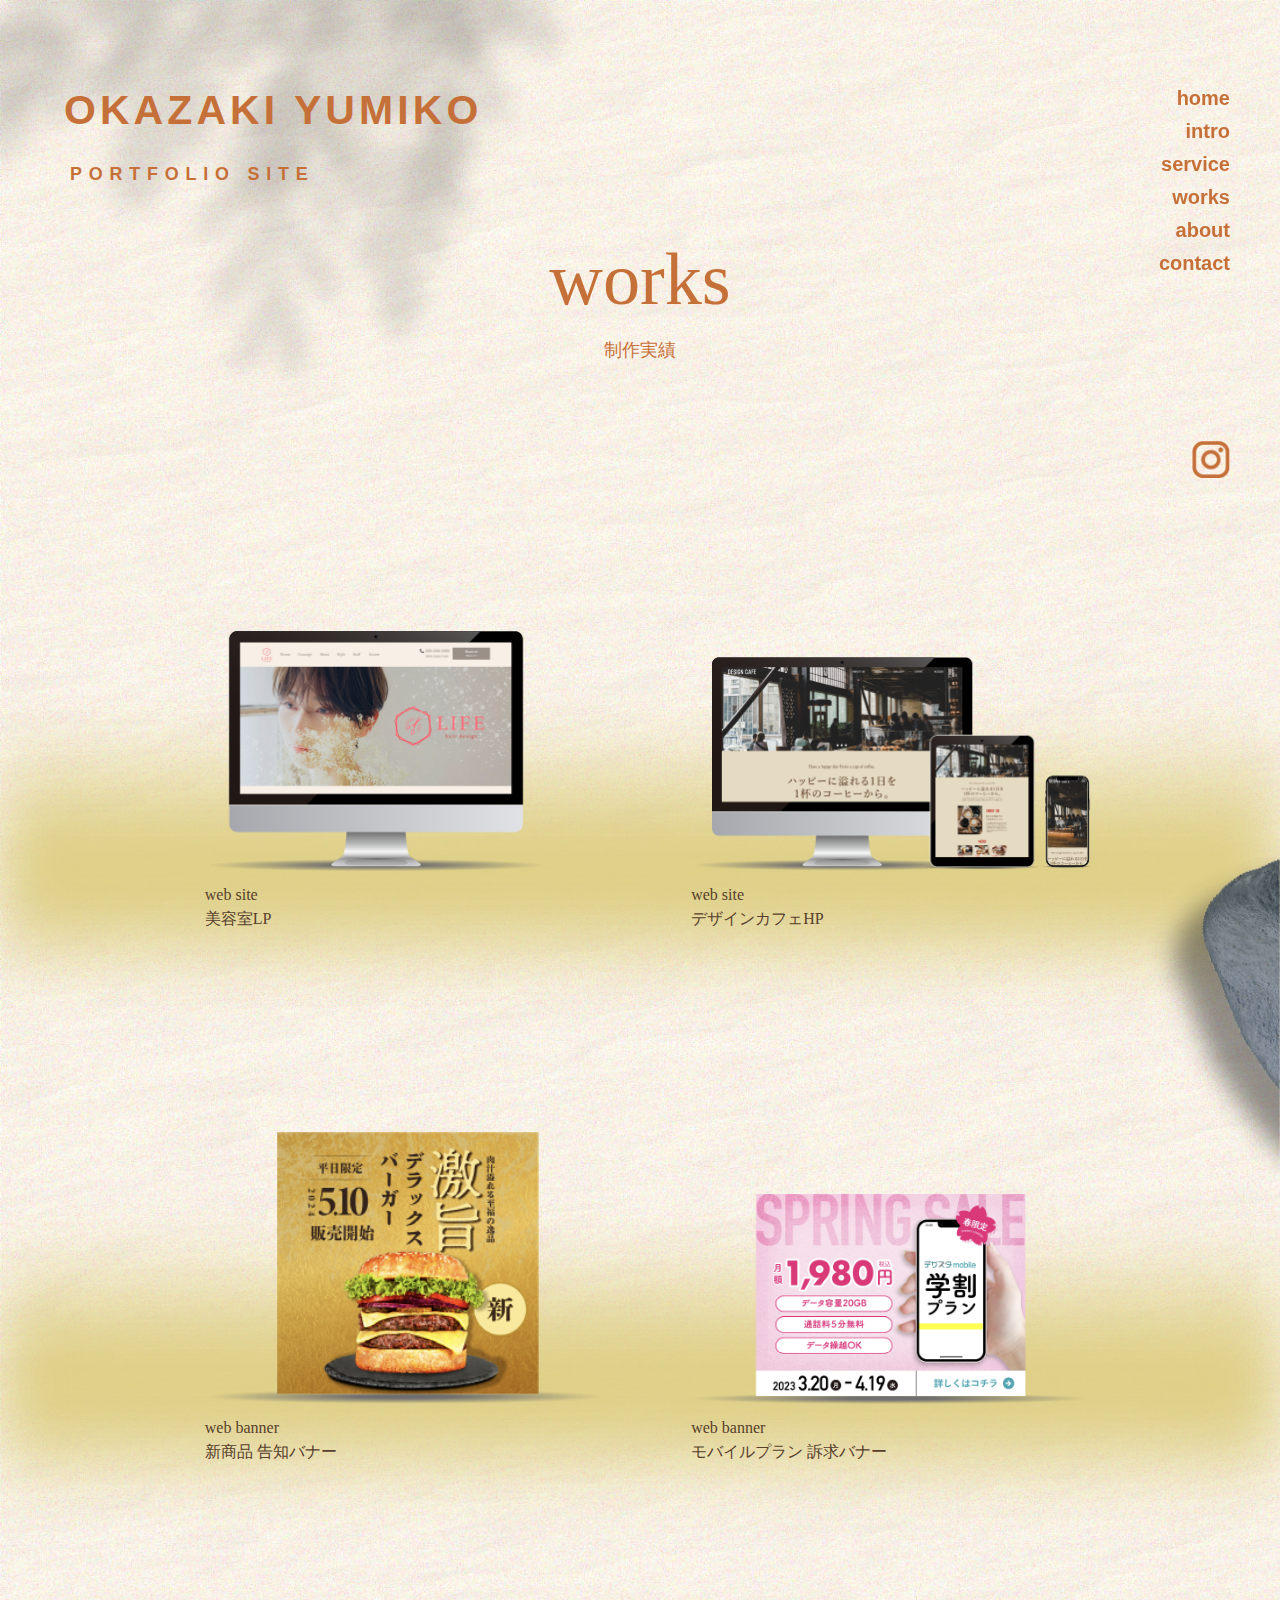
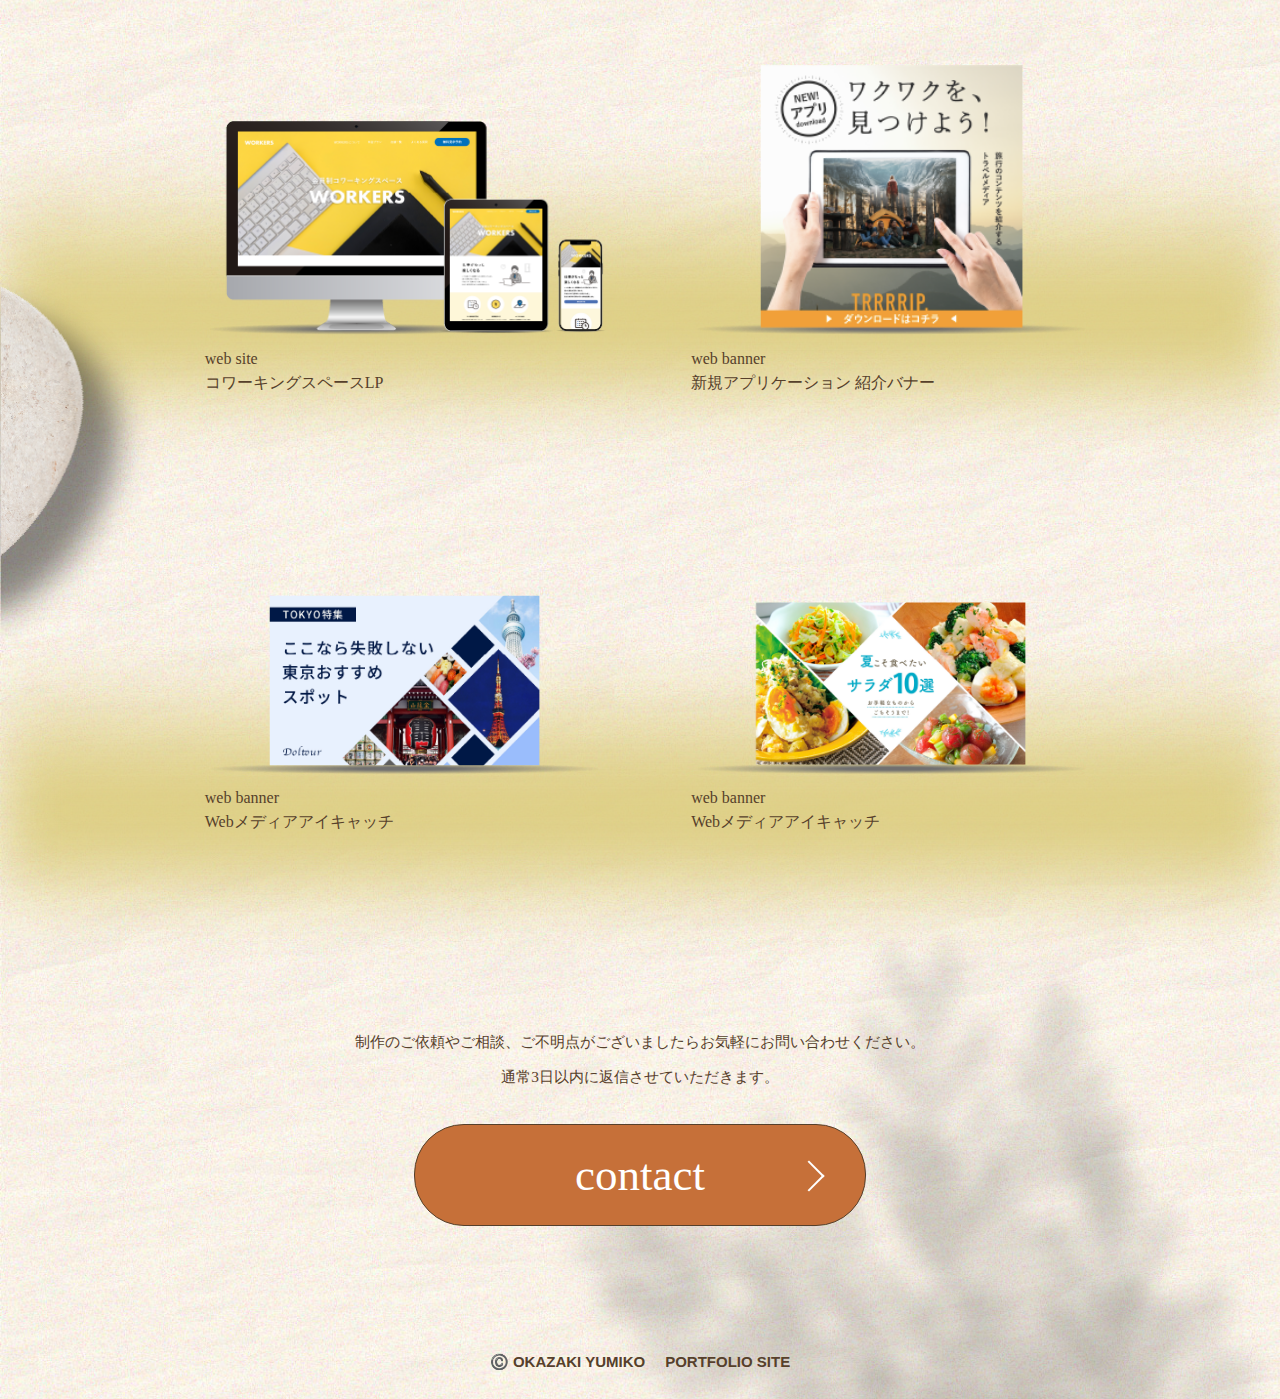
<file: works_list.html>
<!DOCTYPE html>
<html lang="ja">

<head>
    <meta charset="UTF-8">
    <meta name="viewport" content="width=device-width, initial-scale=1.0">
    <title>works_list</title>
    <link rel="stylesheet" href="./css/works_list.css">
    <script src="https://ajax.googleapis.com/ajax/libs/jquery/3.7.1/jquery.min.js"></script>
</head>

<body>
    <header id="works_list_portfolio_top">
        <div class="portfolio_top01">
            <div class="portfolio_tree">
                <img class="tree_img" src="./images/pc_top_tree-100.png" alt="tree">
            </div>
            <div class="portfolio_title">
                <h1 class="portfolio_title01">
                    OKAZAKI YUMIKO
                </h1>
                <h2 class="portfolio_title02">
                    PORTFOLIO SITE
                </h2>
            </div>
        </div>

        <div class="portfolio_top02">
            <nav class="nav_list">
                <ul>
                    <li class="nav_list_text">
                        <a href="index.html#portfolio_top">
                            home
                        </a>
                    </li>
                    <li class="nav_list_text">
                        <a href="index.html#introduction_contents">
                            intro
                        </a>
                    </li>
                    <li class="nav_list_text">
                        <a href="index.html#service_contents">
                            service
                        </a>
                    </li>
                    <li class="nav_list_text">
                        <a href="index.html#works_contents">
                            works
                        </a>
                    </li>
                    <li class="nav_list_text">
                        <a href="index.html#about_contents">
                            about
                        </a>
                    </li>
                    <li class="nav_list_text">
                        <a href="index.html#contact_contents">
                            contact
                        </a>
                    </li>
                    <li class="nav_icon">
                        <a href="https://www.instagram.com/imuy_34?igsh=b2JjZXhxcmtwaXhu&utm_source=qr">
                            <img src="./images/instagram-100.png" alt="instagram">
                        </a>
                    </li>
                </ul>
            </nav>

            <nav class="sp_nav_list">
                <ul>
                    <li class="nav_list_text">
                        <a href="index.html#portfolio_top">
                            home
                        </a>
                    </li>
                    <li class="nav_list_text">
                        <a href="index.html#introduction_contents">
                            intro
                        </a>
                    </li>
                    <li class="nav_list_text">
                        <a href="index.html#service_contents">
                            service
                        </a>
                    </li>
                    <li class="nav_list_text">
                        <a href="index.html#works_contents">
                            works
                        </a>
                    </li>
                    <li class="nav_list_text">
                        <a href="index.html#about_contents">
                            about
                        </a>
                    </li>
                    <li class="nav_list_text">
                        <a href="index.html#contact_contents">
                            contact
                        </a>
                    </li>
                    <li class="nav_icon">
                        <a href="https://www.instagram.com/imuy_34?igsh=b2JjZXhxcmtwaXhu&utm_source=qr">
                            <img src="./images/instagram-100.png" alt="instagram">
                        </a>
                    </li>
                </ul>
            </nav>
            <div class="sp_btn">
                <span></span>
            </div>
        </div>
    </header>

    <section class="works_title">
        <p class="works_title-main">
            works
        </p>
        <p class="works_list-sub">
            制作実績
        </p>
    </section>

    <section class="works_container">
        <div id="works_wrapper-01">
            <div class="gradation">
            </div>
            <div class="works_content">
                <a href="./works_content-01.html">
                    <img class="pc_img" src="./images/pc_works_hair design-100.png" alt="美容室LP">
                    <div class="works_service">
                        web site
                    </div>
                    <div class="works_about">
                        美容室LP
                    </div>
                </a>
            </div>
            <div class="works_content">
                <a href="./works_content-02.html">
                    <img class="pc-tablet-sp_img" src="./images/pc_works_design cafe-100.png" alt="デザインカフェHP">
                    <div class="works_service">
                        web site
                    </div>
                    <div class="works_about">
                        デザインカフェHP
                    </div>
                </a>
            </div>
        </div>

        <picture class="stone2">
            <img class="stone_img2" src="images/stone2(pc_works_list).png" alt="stone">
        </picture>

        <div id="works_wrapper-02">
            <div class="gradation">
            </div>
            <div class="works_content">
                <a href="./works_content-03.html">
                    <img class="banner_img" src="./images/pc_works_burger-100.png" alt="新商品 告知バナー">
                    <div class="works_service">
                        web banner
                    </div>
                    <div class="works_about">
                        新商品 告知バナー
                    </div>
                </a>
            </div>
            <div class="works_content">
                <a href="./works_content-04.html">
                    <img class="banner_img" src="./images/pc_works_mobile plan-100.png" alt="モバイルプラン 訴求バナー">
                    <div class="works_service">
                        web banner
                    </div>
                    <div class="works_about">
                        モバイルプラン 訴求バナー
                    </div>
                </a>
            </div>
        </div>
        <div id="works_wrapper-03">
            <div class="gradation">
            </div>
            <div class="works_content">
                <a href="./works_content-05.html">
                    <img class="pc-tablet-sp_img" src="./images/pc_works_workers-100.png" alt="コワーキングスペースLP">
                    <div class="works_service">
                        web site
                    </div>
                    <div class="works_about">
                        コワーキングスペースLP
                    </div>
                </a>
            </div>
            <div class="works_content">
                <a href="./works_content-06.html">
                    <img class="banner_img" src="./images/pc_works_trrrrip-100.png" alt="新規アプリケーション 紹介バナー">
                    <div class="works_service">
                        web banner
                    </div>
                    <div class="works_about">
                        新規アプリケーション 紹介バナー
                    </div>
                </a>
            </div>
        </div>

        <picture class="stone1">
            <img class="stone_img1" src="images/stone1(pc_works_list).png" alt="stone">
        </picture>

        <div id="works_wrapper-04">
            <div class="gradation">
            </div>
            <div class="works_content">
                <a href="./works_content-07.html">
                    <img class="banner_img" src="./images/tokyo-recommend-spot.png" alt="Webメディアアイキャッチ">
                    <div class="works_service">
                        web banner
                    </div>
                    <div class="works_about">
                        Webメディアアイキャッチ
                    </div>
                </a>
            </div>
            <div class="works_content">
                <a href="./works_content-08.html">
                    <img class="banner_img" src="./images/works_salad.png" alt="Webメディアアイキャッチ">
                    <div class="works_service">
                        web banner
                    </div>
                    <div class="works_about">
                        Webメディアアイキャッチ
                    </div>
                </a>
            </div>
        </div>
    </section>

    <section class="sp_works_container">
        <div id="sp_works_wrapper-01">
            <div class="gradation">
            </div>
            <div class="works_content">
                <a href="./works_content-01.html">
                    <img class="pc_img" src="./images/pc_works_hair design-100.png" alt="美容室LP">
                    <div class="works_service">
                        web site
                    </div>
                    <div class="works_about">
                        美容室LP
                    </div>
                </a>
            </div>
        </div>

        <div id="sp_works_wrapper-02">
            <div class="gradation">
            </div>
            <div class="works_content">
                <a href="./works_content-02.html">
                    <img class="pc-tablet-sp_img" src="./images/pc_works_design cafe-100.png" alt="デザインカフェHP">
                    <div class="works_service">
                        web site
                    </div>
                    <div class="works_about">
                        デザインカフェHP
                    </div>
                </a>
            </div>
        </div>

        <picture class="stone2">
            <img class="stone_img2" src="images/stone2(pc_works_list).png" alt="stone">
        </picture>

        <div id="sp_works_wrapper-03">
            <div class="gradation">
            </div>
            <div class="works_content">
                <a href="./works_content-03.html">
                    <img class="banner_img" src="./images/pc_works_burger-100.png" alt="新商品 告知バナー">
                    <div class="works_service">
                        web banner
                    </div>
                    <div class="works_about">
                        新商品 告知バナー
                    </div>
                </a>
            </div>
        </div>

        <div id="sp_works_wrapper-04">
            <div class="gradation">
            </div>
            <div class="works_content">
                <a href="./works_content-04.html">
                    <img class="banner_img" src="./images/pc_works_mobile plan-100.png" alt="モバイルプラン 訴求バナー">
                    <div class="works_service">
                        web banner
                    </div>
                    <div class="works_about">
                        モバイルプラン 訴求バナー
                    </div>
                </a>
            </div>
        </div>

        <div id="sp_works_wrapper-05">
            <div class="gradation">
            </div>
            <div class="works_content">
                <a href="./works_content-05.html">
                    <img class="pc-tablet-sp_img" src="./images/pc_works_workers-100.png" alt="コワーキングスペースLP">
                    <div class="works_service">
                        web site
                    </div>
                    <div class="works_about">
                        コワーキングスペースLP
                    </div>
                </a>
            </div>
        </div>

        <div id="sp_works_wrapper-06">
            <div class="gradation">
            </div>
            <div class="works_content">
                <a href="./works_content-06.html">
                    <img class="banner_img" src="./images/pc_works_trrrrip-100.png" alt="新規アプリケーション 紹介バナー">
                    <div class="works_service">
                        web banner
                    </div>
                    <div class="works_about">
                        新規アプリケーション 紹介バナー
                    </div>
                </a>
            </div>
        </div>

        <picture class="stone1">
            <img class="stone_img1" src="images/stone1(pc_works_list).png" alt="stone">
        </picture>

        <div id="sp_works_wrapper-07">
            <div class="gradation">
            </div>
            <div class="works_content">
                <a href="./works_content-07.html">
                    <img class="banner_img" src="./images/tokyo-recommend-spot.png" alt="Webメディアアイキャッチ">
                    <div class="works_service">
                        web banner
                    </div>
                    <div class="works_about">
                        Webメディアアイキャッチ
                    </div>
                </a>
            </div>
        </div>

        <div id="sp_works_wrapper-08">
            <div class="gradation">
            </div>
            <div class="works_content">
                <a href="./works_content-08.html">
                    <img class="banner_img" src="./images/works_salad.png" alt="Webメディアアイキャッチ">
                    <div class="works_service">
                        web banner
                    </div>
                    <div class="works_about">
                        Webメディアアイキャッチ
                    </div>
                </a>
            </div>
        </div>
    </section>

    <section class="contact">
        <p class="pc_contact_text">
            制作のご依頼やご相談、ご不明点がございましたらお気軽にお問い合わせください。<br>
            通常3日以内に返信させていただきます。
        </p>
        <p class="sp_contact_text">
            制作のご依頼やご相談、ご不明点がございましたら<br>お気軽にお問い合わせください。<br>
            通常3日以内に返信させていただきます。
        </p>
        <div class="contact_btn">
            <a href="index.html#contact_contents">
                contact
            </a>
        </div>
        <h2 class="copyright">
            <span class="mgr-20">©️ OKAZAKI YUMIKO</span>PORTFOLIO SITE
            <div class="bottom_img">
                <img class="bottom_tree" src="./images/pc_woks_bottom.png" alt="tree">
            </div>
        </h2>
    </section>

    <script>
        $(function () {
            $('.sp_btn').on("click", function () {
                $('.sp_btn').toggleClass("open");
                $('.sp_nav_list').fadeToggle();
            })
        })
    </script>

</body>

</html>
</file>
<file: css/thanks.css>
@charset "utf-8";
/* cssリセット */

/*利用するタグによってこちらの内容は増やす*/

html,
body,
h1,
h2,
h3,
p,
dl,
dt,
dd,
ul,
li {
  margin: 0;
  padding: 0;
  line-height: 1;
  /*デフォルトの文字色、font-familyを予め当てておく*/
  color: #c67039;
  font-family: "游ゴシック体", YuGothic, "游ゴシック", "Yu Gothic", "メイリオ";
  /* "Hiragino Kaku Gothic ProN", "Hiragino Sans", sans-serif;
  /* font-family: "游明朝", YuMincho, "Hiragino Mincho ProN W3",
    "ヒラギノ明朝 ProN W3", "Hiragino Mincho ProN", "HG明朝E", "ＭＳ Ｐ明朝",
    "ＭＳ 明朝", serif; */
  font-feature-settings: "palt";
}

a {
  /*下線を消す*/
  text-decoration: none;
  /*色を消す*/
  color: inherit;
}

ul {
  /*左の「・」を消す*/
  list-style: none;
}

img {
  /* width: 100%;
  height: 100%; */
  vertical-align: bottom;
  border: none;
}

html {
  scroll-behavior: smooth;
}

body {
  /* height: 100vh; */
  margin: 0;
  padding: 0;
  background-image: url(../images/pc_works_background.jpg);
  background-size: cover;
  background-repeat: repeat-x;
  display: flex;
  flex-direction: column;
  justify-content: center;
  height: 100vh;
}

.thanks_title {
  font-size: 4.3vw;
  text-align: center;
  margin-bottom: 5%;
  font-weight: 600;
}

.thanks_text {
  font-size: 2.1vw;
  line-height: 1.4;
  text-align: center;
}

.img01 {
  display: flex;
  justify-content: flex-start;
  align-items: flex-start;
}

.img02 {
  display: flex;
  justify-content: flex-end;
  align-items: flex-end;
}

@media screen and (max-width: 1100px) {
  .img01 img {
    width: 60%;
  }

  .img02 img {
    width: 40%;
  }
}

@media screen and (max-width: 767px) {
  .img01 {
    position: relative;
  }

  .img01 img {
    position: absolute;
    bottom: 50px;
    left: -40%;
    width: 100%;
  }

  .img02 {
    position: relative;
  }

  .img02 img {
    position: absolute;
    top: 100px;
    right: -170px;
    width: 80%;
  }

  .thanks_title {
    font-size: 20px;
  }

  .thanks_text {
    font-size: 14px;
  }
}
</file>
<file: css/works_content-pc.css>
@charset "utf-8";
/* cssリセット */

/*利用するタグによってこちらの内容は増やす*/

html,
body,
h1,
h2,
h3,
p,
dl,
dt,
dd,
ul,
li {
  margin: 0;
  padding: 0;
  line-height: 1;
  /*デフォルトの文字色、font-familyを予め当てておく*/
  color: #c67039;
  /* font-family: "游ゴシック体", YuGothic, "游ゴシック", "Yu Gothic", "メイリオ", */
  /* "Hiragino Kaku Gothic ProN", "Hiragino Sans", sans-serif; */
  font-family: "游明朝", YuMincho, "Hiragino Mincho ProN W3",
    "ヒラギノ明朝 ProN W3", "Hiragino Mincho ProN", "HG明朝E", "ＭＳ Ｐ明朝",
    "ＭＳ 明朝", serif;
  font-feature-settings: "palt";
}

a {
  /*下線を消す*/
  text-decoration: none;
  /*色を消す*/
  color: inherit;
}

ul {
  /*左の「・」を消す*/
  list-style: none;
}

img {
  /* width: 100%;
  height: 100%; */
  vertical-align: bottom;
  border: none;
}

html {
  scroll-behavior: smooth;
}

body {
  /* height: 100vh; */
  margin: 0;
  padding: 0;
  background-image: url(../images/pc_works_background.jpg);
  background-size: cover;
  background-repeat: repeat-x;
}

header {
  display: flex;
  justify-content: space-between;
}

.portfolio_top01 {
  overflow: hidden;
  margin-left: -10px;
}

.portfolio_tree {
  overflow: hidden;
  animation: portfolio_tree 1s ease-in-out infinite alternate-reverse;
}
.tree_img {
  animation: tree_img 1.2s ease-in-out infinite alternate-reverse;
}
@keyframes portfolio_tree {
  0% {
    transform: translateX(-10px);
  }
  100% {
    transform: translateX(10px);
  }
}
@keyframes tree_img {
  0% {
    transform: translateY(-5px);
  }
  100% {
    transform: translateY(5px);
  }
}

.tree_img {
  width: 117%;
  margin-top: -5px;
  margin-left: -100px;
}

.portfolio_title {
  position: absolute;
  top: 10%;
  left: 5%;
}

.portfolio_title01 {
  font-size: 45px;
  font-family: "zen-kaku-gothic-new", sans-serif;
  font-weight: 700;
  font-style: normal;
  letter-spacing: 0.1em;
  margin-bottom: 35px;
}

.portfolio_title02 {
  position: relative;
  font-size: 20px;
  font-family: "zen-kaku-gothic-new", sans-serif;
  font-weight: 700;
  font-style: normal;
  margin-left: 6px;
  letter-spacing: 0.38em;
}

.nav_list {
  position: fixed;
  top: 0;
  right: 50px;
  text-align: right;
}

.nav_list_text {
  font-size: 20px;
  font-family: "zen-kaku-gothic-new", sans-serif;
  font-weight: 700;
  font-style: normal;
  line-height: 0.8;
  margin-top: 90px;
}
.nav_list_text + .nav_list_text {
  margin-top: 17px;
}

.nav_icon {
  width: 100%;
  text-align: right;
  margin-top: 170px;
}

.nav_icon img {
  width: 38px;
}

.works_title {
  text-align: center;
  margin: -154px 0 145px;
}

.works_title-main {
  font-size: 5.8vw;
  margin-bottom: 25px;
  font-family: "a-otf-ryumin-pr6n", serif;
  font-weight: 300;
  font-style: normal;
  margin-bottom: 25px;
}

.works_list-sub {
  font-size: 1.4vw;
  font-family: "a-otf-ryumin-pr6n", serif;
  font-weight: 300;
  font-style: normal;
}

.sp_btn,
.sp_nav_list {
  display: none;
}
@media screen and (max-width: 1100px) {
  .nav_list {
    display: none;
  }

  .sp_btn {
    display: block;
  }

  .sp_btn {
    position: absolute;
    top: 8%;
    right: 3%;
    display: block;
    height: 23px;
    cursor: pointer;
    z-index: 2;
  }
  .sp_btn span {
    display: block;
    width: 9vw;
    height: 0.5vw;
    background: #c67039;
    border-radius: 3px;
    position: relative;
    transition: 0.3s;
  }
  .sp_btn span::before {
    content: "";
    display: block;
    width: 9vw;
    height: 0.5vw;
    background: #c67039;
    border-radius: 3px;
    position: absolute;
    transition: 0.3s;
  }

  .sp_btn span::before {
    bottom: 500%;
  }

  /* .sp_btn.open span {
    background: transparent;
  } */

  .sp_btn.open span::before {
    bottom: 0;
    transform: rotate(90deg);
  }

  .sp_btn.open span {
    top: 0;
    transform: rotate(-45deg);
  }

  /* SP版メニュー */
  .sp_nav_list {
    position: absolute;
    top: 0;
    left: 0;
    width: 100%;
    height: 100vh;
    background: rgba(0, 0, 0, 0.8);
    z-index: 1;
  }

  .sp_nav_list ul {
    display: flex;
    flex-direction: column;
    width: 100%;
    height: 100%;
    align-items: center;
    justify-content: center;
  }

  .sp_nav_list ul li {
    color: #fff;
    padding: 20px;
    font-size: 18px;
    font-family: "游ゴシック体", YuGothic, "游ゴシック", "Yu Gothic", "メイリオ",
      "Hiragino Kaku Gothic ProN", "Hiragino Sans", sans-serif;
    font-weight: bold;
  }

  .nav_icon {
    margin-top: 0;
    display: flex;
    align-items: center;
    justify-content: center;
  }

  .portfolio_title01 {
    font-size: 35px;
  }

  .pc_img,
  .pc-tablet-sp_img,
  .banner_img {
    width: 100%;
  }

  .works_list-sub {
    font-size: 18px;
  }
}

@media screen and (max-width: 767px) {
  .tree_img {
    width: 68.5vw;
    margin-top: -2px;
    margin-left: -20px;
  }

  @keyframes portfolio_tree {
    0% {
      transform: translateX(-5px);
    }
    100% {
      transform: translateX(5px);
    }
  }

  @keyframes tree_img {
    0% {
      transform: translateY(-2px);
    }
    100% {
      transform: translateY(2px);
    }
  }
}

.works_wrapper01 {
  display: flex;
  justify-content: center;
  gap: 6%;
  margin-bottom: 175px;
}

.works_img {
  display: flex;
  align-items: center;
}

.works_img img {
  width: 553px;
}

.works_content {
  width: 382px;
}

.works_box li {
  /* display: flex;
  align-items: center;
  height: 74px; */
  font-size: 18px;
  color: #56402b;
  padding-bottom: 28px;
}

.works_box li + li {
  padding-top: 28px;
  border-top: 1px solid #56402b;
}

/* .works_box li .text {
  margin-bottom: 0px;
} */

.item {
  display: inline-block;
  width: 95px;
  padding-right: 77px;
}

.text {
  line-height: 2;
}

.works_wrapper02 {
  width: 800px;
  margin: 0 auto;
  margin-bottom: 180px;
}

.works_wrapper02 img {
  width: 100%;
}

@media screen and (max-width: 1100px) {
  .item {
    padding-left: 10px;
    width: 150px;
    /* padding-left: 12px; */
    padding-right: 5%;
    white-space: nowrap;
  }

  .works_title {
    margin-top: 0;
  }

  .works_title-main {
    font-size: 63px;
  }

  .works_wrapper01 {
    flex-direction: column;
    align-items: center;
    width: 80%;
    margin: 0 auto;
  }

  .works_img {
    gap: 14%;
    font-size: 14px;
    width: 100%;
  }

  .works_img img {
    width: 100%;
  }

  .works_content {
    /* width: 104%; */
    width: 400px;
    margin-top: 55px;
  }

  .works_box li {
    font-size: 20px;
    padding-bottom: 15px;
  }

  .works_box li + li {
    padding-top: 23px;
  }

  .works_wrapper02 {
    width: 67%;
    margin: 100px auto 150px;
  }

  .works_wrapper02 img {
    margin-bottom: 0;
  }

  .works_wrapper02 img + img {
    margin-top: 50px;
  }
}

@media screen and (max-width: 767px) {
  .portfolio_tree img {
    width: 67%;
  }

  .portfolio_title {
    position: absolute;
    top: 50px;
    left: 5%;
  }

  .portfolio_title01 {
    font-size: 24px;
    margin-bottom: 10px;
  }

  .portfolio_title02 {
    font-size: 12px;
    margin-left: 4px;
  }

  .works_title {
    margin-top: 0;
    margin-bottom: 100px;
  }

  .works_title-main {
    font-size: 50px;
  }

  .works_list-sub {
    font-size: 20px;
  }

  .works_wrapper01 {
    flex-direction: column;
    align-items: center;
    width: 65%;
    margin: 0 auto;
  }

  .works_img {
    gap: 14%;
    font-size: 14px;
  }

  .works_img img {
    width: 100%;
  }

  .works_content {
    /* width: 104%; */
    width: 252px;
    margin-top: 55px;
  }

  .works_box li {
    font-size: 13px;
    padding-bottom: 9px;
  }

  .works_box li + li {
    padding-top: 23px;
  }

  .item {
    width: 90px;
    padding-left: 10px;
    padding-right: 5%;
  }

  /* .text {
    margin-bottom: 100px;
  } */

  .works_wrapper02 {
    width: 67%;
    margin: 100px auto 150px;
  }

  .works_wrapper02 img {
    margin-bottom: 0;
  }

  .works_wrapper02 img + img {
    margin-top: 50px;
  }
}

.contact {
  position: relative;
}

.pc_contact_text {
  text-align: center;
  font-size: 18px;
  line-height: 2.25;
  color: #56402b;
}

.sp_contact_text {
  display: none;
}

.contact_btn {
  position: relative;
  width: 450px;
  height: 100px;
  border-radius: 50px;
  background: #c67039;
  color: #ffffff;
  font-family: "a-otf-ryumin-pr6n", serif;
  font-weight: 300;
  font-style: normal;
  display: flex;
  align-items: center;
  justify-content: center;
  margin: 30px auto 0;
  font-size: 45px;
  border: 1.5px solid #56402b;
}

.contact_btn:hover {
  background: white;
  color: #c67039;
  background-color: white;
}

.contact_btn::after {
  position: absolute;
  top: 40%;
  right: 10%;
  content: "";
  width: 20px; /* くの字を山なりに見た時、左側の長さ */
  height: 20px; /* くの字を山なりに見た時、右側の長さ */
  border-top: 2px solid #ffffff; /* くの字を山なりに見た時、左側の太さと色 */
  border-right: 2px solid #ffffff; /* くの字を山なりに見た時、右側の太さと色 */
  transform: rotate(45deg); /* くの字の向き */
}

.contact_btn:hover::after {
  border-top: 1.5px solid #c67039;
  border-right: 1.5px solid #c67039;
}

.pc_contact-back_btn {
  position: relative;
  width: 450px;
  height: 100px;
  border-radius: 50px;
  color: #56402b;
  font-family: "a-otf-ryumin-pr6n", serif;
  font-weight: 300;
  font-style: normal;
  display: flex;
  align-items: center;
  justify-content: center;
  margin: 94px auto 0;
  font-size: 30px;
}

.pc_contact-back_btn::before {
  position: absolute;
  top: 40%;
  left: 34%;
  content: "";
  width: 20px; /* くの字を山なりに見た時、左側の長さ */
  height: 20px; /* くの字を山なりに見た時、右側の長さ */
  border-top: 2px solid #56402b; /* くの字を山なりに見た時、左側の太さと色 */
  border-right: 2px solid #56402b; /* くの字を山なりに見た時、右側の太さと色 */
  transform: rotate(225deg); /* くの字の向き */
}

.copyright {
  font-size: 15px;
  font-family: "zen-kaku-gothic-new", sans-serif;
  font-weight: 700;
  font-style: normal;
  color: #56402b;
  margin-top: 128px;
  text-align: center;
  padding-bottom: 35px;
}

.mgr-20 {
  margin-right: 20px;
}

.bottom_img {
  overflow: hidden;
  position: absolute;
  bottom: 0;
  right: 0;
  display: flex;
  justify-content: flex-end;
  z-index: -1;
  animation: bottom_img 1s ease-in-out infinite alternate-reverse;
}

.bottom_tree {
  overflow: hidden;
  width: 117%;
  animation: bottom_tree 1.2s ease-in-out infinite alternate-reverse;
}

@keyframes bottom_img {
  0% {
    transform: translateX(-10px);
  }
  100% {
    transform: translateX(10px);
  }
}
@keyframes bottom_tree {
  0% {
    transform: translateY(-5px);
  }
  100% {
    transform: translateY(5px);
  }
}

.bottom_tree {
  margin-bottom: -5px;
}

.sp_contact-back_btn {
  display: none;
}

@media screen and (max-width: 1100px) {
  .contact_text {
    font-size: 16px;
  }

  .contact_btn {
    width: 300px;
    height: 75px;
    font-size: 30px;
  }

  .pc_contact-back_btn {
    margin: 30px auto 0;
    font-size: 20px;
  }

  .pc_contact-back_btn::before {
    top: 45%;
    left: 34%;
    width: 10px; /* くの字を山なりに見た時、左側の長さ */
    height: 10px; /* くの字を山なりに見た時、右側の長さ */
  }

  .copyright {
    margin-bottom: 30px;
  }

  .bottom_img {
    position: absolute;
    bottom: -30px;
    right: 0;
  }

  .bottom_tree {
    width: 70%;
  }
}

@media screen and (max-width: 767px) {
  .pc_contact_text {
    display: none;
  }

  .sp_contact_text {
    display: block;
    text-align: center;
    color: #56402b;
    font-size: 14px;
    line-height: 1.7;
  }

  .contact_btn {
    width: 230px;
    height: 56px;
    font-size: 20px;
  }

  .contact_btn::after {
    position: absolute;
    /* top: 40%; */
    right: 10%;
    content: "";
    width: 13px; /* くの字を山なりに見た時、左側の長さ */
    height: 13px; /* くの字を山なりに見た時、右側の長さ */
    border-top: 2px solid #ffffff; /* くの字を山なりに見た時、左側の太さと色 */
    border-right: 2px solid #ffffff; /* くの字を山なりに見た時、右側の太さと色 */
    transform: rotate(45deg); /* くの字の向き */
  }

  .pc_contact-back_btn {
    display: none;
  }

  .sp_contact-back_btn {
    position: relative;
    width: 230px;
    height: 100px;
    border-radius: 50px;
    color: #56402b;
    font-family: "a-otf-ryumin-pr6n", serif;
    font-weight: 300;
    font-style: normal;
    display: flex;
    align-items: center;
    justify-content: center;
    margin: 0 auto;
    font-size: 15px;
  }

  .sp_contact-back_btn::before {
    position: absolute;
    top: 45%;
    left: 35%;
    content: "";
    width: 8px; /* くの字を山なりに見た時、左側の長さ */
    height: 8px; /* くの字を山なりに見た時、右側の長さ */
    border-top: 2px solid #56402b; /* くの字を山なりに見た時、左側の太さと色 */
    border-right: 2px solid #56402b; /* くの字を山なりに見た時、右側の太さと色 */
    transform: rotate(225deg); /* くの字の向き */
  }

  .copyright {
    font-size: 12px;
    padding-bottom: 0;
    margin-top: 0;
  }

  .bottom_tree {
    /* width: 68.5vw; */
    margin-top: -1px;
    margin-right: 0;
  }

  @keyframes bottom_img {
    0% {
      transform: translateX(-5px);
    }
    100% {
      transform: translateX(5px);
    }
  }

  @keyframes bottom_tree {
    0% {
      transform: translateY(-1px);
    }
    100% {
      transform: translateY(1px);
    }
  }
}
</file>
<file: css/works_content-pc_sp.css>
@charset "utf-8";
/* cssリセット */

/*利用するタグによってこちらの内容は増やす*/

html,
body,
h1,
h2,
h3,
p,
dl,
dt,
dd,
ul,
li {
  margin: 0;
  padding: 0;
  line-height: 1;
  /*デフォルトの文字色、font-familyを予め当てておく*/
  color: #c67039;
  /* font-family: "游ゴシック体", YuGothic, "游ゴシック", "Yu Gothic", "メイリオ", */
  /* "Hiragino Kaku Gothic ProN", "Hiragino Sans", sans-serif; */
  font-family: "游明朝", YuMincho, "Hiragino Mincho ProN W3",
    "ヒラギノ明朝 ProN W3", "Hiragino Mincho ProN", "HG明朝E", "ＭＳ Ｐ明朝",
    "ＭＳ 明朝", serif;
  font-feature-settings: "palt";
}

a {
  /*下線を消す*/
  text-decoration: none;
  /*色を消す*/
  color: inherit;
}

ul {
  /*左の「・」を消す*/
  list-style: none;
}

img {
  /* width: 100%;
  height: 100%; */
  vertical-align: bottom;
  border: none;
}

html {
  scroll-behavior: smooth;
}

body {
  /* height: 100vh; */
  margin: 0;
  padding: 0;
  background-image: url(../images/pc_works_background.jpg);
  background-size: cover;
  background-repeat: repeat-x;
}

header {
  display: flex;
  justify-content: space-between;
}

.portfolio_top01 {
  overflow: hidden;
  margin-left: -10px;
}

.portfolio_tree {
  overflow: hidden;
  animation: portfolio_tree 1s ease-in-out infinite alternate-reverse;
}
.tree_img {
  animation: tree_img 1.2s ease-in-out infinite alternate-reverse;
}
@keyframes portfolio_tree {
  0% {
    transform: translateX(-10px);
  }
  100% {
    transform: translateX(10px);
  }
}
@keyframes tree_img {
  0% {
    transform: translateY(-5px);
  }
  100% {
    transform: translateY(5px);
  }
}

.tree_img {
  width: 117%;
  margin-top: -5px;
  margin-left: -100px;
}

/* .portfolio_top02 {
  position: relative;
} */

.portfolio_title {
  position: absolute;
  top: 10%;
  left: 5%;
}

.portfolio_title01 {
  font-size: 45px;
  font-family: "zen-kaku-gothic-new", sans-serif;
  font-weight: 700;
  font-style: normal;
  letter-spacing: 0.1em;
  margin-bottom: 35px;
}

.portfolio_title02 {
  position: relative;
  font-size: 20px;
  font-family: "zen-kaku-gothic-new", sans-serif;
  font-weight: 700;
  font-style: normal;
  margin-left: 6px;
  letter-spacing: 0.38em;
}

.nav_list {
  position: fixed;
  top: 0;
  right: 50px;
  text-align: right;
}

.nav_list_text {
  font-size: 20px;
  font-family: "zen-kaku-gothic-new", sans-serif;
  font-weight: 700;
  font-style: normal;
  line-height: 0.8;
  margin-top: 90px;
}
.nav_list_text + .nav_list_text {
  margin-top: 17px;
}

.nav_icon {
  width: 100%;
  text-align: right;
  margin-top: 170px;
}

.nav_icon img {
  width: 38px;
}

.works_title {
  text-align: center;
  margin: -154px 0 145px;
}

.works_title-main {
  font-size: 80px;
  margin-bottom: 25px;
}

.works_wrapper01 {
  display: flex;
  justify-content: center;
  gap: 6%;
  margin-bottom: 175px;
}

.works_img {
  display: flex;
  align-items: center;
}

.works_img img {
  width: 553px;
}

.works_content {
  width: 382px;
}

.works_box li {
  /* display: flex;
  align-items: center;
  height: 74px; */
  font-size: 18px;
  color: #56402b;
  padding-bottom: 28px;
}

.works_box li + li {
  padding-top: 28px;
  border-top: 1px solid #56402b;
}

/* .works_box li .text {
  margin-bottom: 0px;
} */

.item {
  display: inline-block;
  width: 95px;
  padding-right: 77px;
}

.text {
  line-height: 2;
}

.works_wrapper02 {
  display: flex;
  align-items: flex-start;
  justify-content: center;
  margin: 0 auto;
  margin-bottom: 180px;
  gap: 4%;
  width: 80%;
}

.img_pc {
  width: 782px;
  object-fit: contain;
}

.img_sp {
  width: 270px;
}

.sp_btn,
.sp_nav_list {
  display: none;
}
@media screen and (max-width: 1100px) {
  .nav_list {
    display: none;
  }

  .sp_btn {
    display: block;
  }

  .sp_btn {
    position: absolute;
    top: 8%;
    right: 3%;
    display: block;
    height: 23px;
    cursor: pointer;
    z-index: 2;
  }
  .sp_btn span {
    display: block;
    width: 9vw;
    height: 0.5vw;
    background: #c67039;
    border-radius: 3px;
    position: relative;
    transition: 0.3s;
  }
  .sp_btn span::before {
    content: "";
    display: block;
    width: 9vw;
    height: 0.5vw;
    background: #c67039;
    border-radius: 3px;
    position: absolute;
    transition: 0.3s;
  }

  .sp_btn span::before {
    bottom: 500%;
  }

  /* .sp_btn.open span {
    background: transparent;
  } */

  .sp_btn.open span::before {
    bottom: 0;
    transform: rotate(90deg);
  }

  .sp_btn.open span {
    top: 0;
    transform: rotate(-45deg);
  }

  /* SP版メニュー */
  .sp_nav_list {
    position: absolute;
    top: 0;
    left: 0;
    width: 100%;
    height: 100vh;
    background: rgba(0, 0, 0, 0.8);
    z-index: 1;
  }

  .sp_nav_list ul {
    display: flex;
    flex-direction: column;
    width: 100%;
    height: 100%;
    align-items: center;
    justify-content: center;
  }

  .sp_nav_list ul li {
    color: #fff;
    padding: 20px;
    font-size: 18px;
    font-family: "游ゴシック体", YuGothic, "游ゴシック", "Yu Gothic", "メイリオ",
      "Hiragino Kaku Gothic ProN", "Hiragino Sans", sans-serif;
    font-weight: bold;
  }

  .nav_icon {
    margin-top: 0;
    display: flex;
    align-items: center;
    justify-content: center;
  }

  .works_wrapper01 {
    flex-direction: column;
    align-items: center;
    width: 80%;
    margin: 0 auto;
  }

  .works_content {
    /* width: 104%; */
    width: 400px;
    margin-top: 55px;
  }

  .works_title {
    margin-top: 0;
  }

  .works_title-main {
    font-size: 63px;
  }

  .works_list-sub {
    font-size: 18px;
  }

  .works_box li {
    font-size: 20px;
    padding-bottom: 15px;
  }

  .item {
    padding-left: 10px;
    width: 150px;
    /* padding-left: 12px; */
    padding-right: 5%;
    white-space: nowrap;
  }

  .works_wrapper02 {
    width: 67%;
    margin: 100px auto 150px;
  }

  .img_pc {
    width: 80%;
  }

  .img_sp {
    width: 34%;
  }
}

@media screen and (max-width: 767px) {
  .tree_img {
    width: 68.5vw;
    margin-top: -2px;
    margin-left: -20px;
  }

  @keyframes portfolio_tree {
    0% {
      transform: translateX(-5px);
    }
    100% {
      transform: translateX(5px);
    }
  }

  @keyframes tree_img {
    0% {
      transform: translateY(-2px);
    }
    100% {
      transform: translateY(2px);
    }
  }

  .portfolio_title {
    position: absolute;
    top: 50px;
    left: 5%;
  }

  .portfolio_title01 {
    font-size: 24px;
    margin-bottom: 10px;
  }

  .portfolio_title02 {
    font-size: 12px;
    margin-left: 4px;
  }

  .works_title {
    margin-top: 0;
    margin-bottom: 100px;
  }

  .works_title-main {
    font-size: 50px;
  }

  .works_list-sub {
    font-size: 20px;
  }

  .works_wrapper01 {
    flex-direction: column;
    align-items: center;
    width: 65%;
    margin: 0 auto;
  }

  .works_img {
    gap: 14%;
    font-size: 14px;
  }

  .works_img img {
    width: 100%;
  }

  .works_content {
    /* width: 104%; */
    width: 252px;
    margin-top: 55px;
  }

  .works_box li {
    font-size: 13px;
    padding-bottom: 9px;
  }

  .works_box li + li {
    padding-top: 23px;
  }

  .item {
    width: 90px;
    padding-left: 10px;
    padding-right: 5%;
  }

  .works_wrapper02 {
    width: 84%;
    margin: 100px auto 150px;
  }

  .works_wrapper02 img {
    margin-bottom: 0;
  }

  .img_pc {
    width: 70%;
  }

  .img_sp {
    width: 24%;
  }
}

.contact {
  position: relative;
}

.pc_contact_text {
  text-align: center;
  font-size: 18px;
  line-height: 2.25;
  color: #56402b;
}

.sp_contact_text {
  display: none;
}

.contact_btn {
  position: relative;
  width: 450px;
  height: 100px;
  border-radius: 50px;
  background: #c67039;
  color: #ffffff;
  font-family: "a-otf-ryumin-pr6n", serif;
  font-weight: 300;
  font-style: normal;
  display: flex;
  align-items: center;
  justify-content: center;
  margin: 30px auto 0;
  font-size: 45px;
  border: 1.5px solid #56402b;
}

.contact_btn:hover {
  background: white;
  color: #c67039;
  background-color: white;
}

.contact_btn::after {
  position: absolute;
  top: 40%;
  right: 10%;
  content: "";
  width: 20px; /* くの字を山なりに見た時、左側の長さ */
  height: 20px; /* くの字を山なりに見た時、右側の長さ */
  border-top: 2px solid #ffffff; /* くの字を山なりに見た時、左側の太さと色 */
  border-right: 2px solid #ffffff; /* くの字を山なりに見た時、右側の太さと色 */
  transform: rotate(45deg); /* くの字の向き */
}

.contact_btn:hover::after {
  border-top: 1.5px solid #c67039;
  border-right: 1.5px solid #c67039;
}

.pc_contact-back_btn {
  position: relative;
  width: 450px;
  height: 100px;
  border-radius: 50px;
  color: #56402b;
  font-family: "a-otf-ryumin-pr6n", serif;
  font-weight: 300;
  font-style: normal;
  display: flex;
  align-items: center;
  justify-content: center;
  margin: 94px auto 0;
  font-size: 30px;
}

.pc_contact-back_btn::before {
  position: absolute;
  top: 40%;
  left: 34%;
  content: "";
  width: 20px; /* くの字を山なりに見た時、左側の長さ */
  height: 20px; /* くの字を山なりに見た時、右側の長さ */
  border-top: 2px solid #56402b; /* くの字を山なりに見た時、左側の太さと色 */
  border-right: 2px solid #56402b; /* くの字を山なりに見た時、右側の太さと色 */
  transform: rotate(225deg); /* くの字の向き */
}

.copyright {
  font-size: 15px;
  font-family: "zen-kaku-gothic-new", sans-serif;
  font-weight: 700;
  font-style: normal;
  color: #56402b;
  margin-top: 128px;
  text-align: center;
  padding-bottom: 35px;
}

.mgr-20 {
  margin-right: 20px;
}

.bottom_img {
  overflow: hidden;
  position: absolute;
  bottom: 0;
  right: 0;
  display: flex;
  justify-content: flex-end;
  z-index: -1;
  animation: bottom_img 1s ease-in-out infinite alternate-reverse;
}

.bottom_tree {
  overflow: hidden;
  width: 117%;
  animation: bottom_tree 1.2s ease-in-out infinite alternate-reverse;
}

@keyframes bottom_img {
  0% {
    transform: translateX(-10px);
  }
  100% {
    transform: translateX(10px);
  }
}
@keyframes bottom_tree {
  0% {
    transform: translateY(-5px);
  }
  100% {
    transform: translateY(5px);
  }
}

.bottom_tree {
  margin-bottom: -5px;
}

.sp_contact-back_btn {
  display: none;
}

@media screen and (max-width: 1100px) {
  .pc_contact_text {
    font-size: 16px;
  }

  .contact_btn {
    width: 300px;
    height: 75px;
    font-size: 30px;
  }

  .pc_contact-back_btn {
    margin: 30px auto 0;
    font-size: 20px;
  }

  .pc_contact-back_btn::before {
    top: 45%;
    left: 34%;
    width: 10px; /* くの字を山なりに見た時、左側の長さ */
    height: 10px; /* くの字を山なりに見た時、右側の長さ */
  }

  .copyright {
    margin-bottom: 30px;
  }

  .bottom_img {
    position: absolute;
    bottom: -30px;
    right: 0;
  }

  .bottom_tree {
    width: 70%;
  }
}

.sp_contact-back_btn {
  display: none;
}

@media screen and (max-width: 767px) {
  .pc_contact_text {
    display: none;
  }

  .sp_contact_text {
    display: block;
    text-align: center;
    color: #56402b;
    font-size: 14px;
    line-height: 1.7;
  }

  .contact_btn {
    width: 230px;
    height: 56px;
    font-size: 20px;
  }

  .contact_btn::after {
    position: absolute;
    /* top: 40%; */
    right: 10%;
    content: "";
    width: 13px; /* くの字を山なりに見た時、左側の長さ */
    height: 13px; /* くの字を山なりに見た時、右側の長さ */
    border-top: 2px solid #ffffff; /* くの字を山なりに見た時、左側の太さと色 */
    border-right: 2px solid #ffffff; /* くの字を山なりに見た時、右側の太さと色 */
    transform: rotate(45deg); /* くの字の向き */
  }

  .pc_contact-back_btn {
    display: none;
  }

  .sp_contact-back_btn {
    position: relative;
    width: 230px;
    height: 100px;
    border-radius: 50px;
    color: #56402b;
    font-family: "a-otf-ryumin-pr6n", serif;
    font-weight: 300;
    font-style: normal;
    display: flex;
    align-items: center;
    justify-content: center;
    margin: 0 auto;
    font-size: 15px;
  }

  .sp_contact-back_btn::before {
    position: absolute;
    top: 45%;
    left: 35%;
    content: "";
    width: 8px; /* くの字を山なりに見た時、左側の長さ */
    height: 8px; /* くの字を山なりに見た時、右側の長さ */
    border-top: 2px solid #56402b; /* くの字を山なりに見た時、左側の太さと色 */
    border-right: 2px solid #56402b; /* くの字を山なりに見た時、右側の太さと色 */
    transform: rotate(225deg); /* くの字の向き */
  }

  .copyright {
    font-size: 12px;
    padding-bottom: 0;
    margin-top: 0;
  }
}
</file>
<file: css/works_content-sp2.css>
@charset "utf-8";
/* cssリセット */

/*利用するタグによってこちらの内容は増やす*/

html,
body,
h1,
h2,
h3,
p,
dl,
dt,
dd,
ul,
li {
  margin: 0;
  padding: 0;
  line-height: 1;
  /*デフォルトの文字色、font-familyを予め当てておく*/
  color: #c67039;
  /* font-family: "游ゴシック体", YuGothic, "游ゴシック", "Yu Gothic", "メイリオ", */
  /* "Hiragino Kaku Gothic ProN", "Hiragino Sans", sans-serif; */
  font-family: "游明朝", YuMincho, "Hiragino Mincho ProN W3",
    "ヒラギノ明朝 ProN W3", "Hiragino Mincho ProN", "HG明朝E", "ＭＳ Ｐ明朝",
    "ＭＳ 明朝", serif;
  font-feature-settings: "palt";
}

a {
  /*下線を消す*/
  text-decoration: none;
  /*色を消す*/
  color: inherit;
}

ul {
  /*左の「・」を消す*/
  list-style: none;
}

img {
  /* width: 100%;
  height: 100%; */
  vertical-align: bottom;
  border: none;
}

html {
  scroll-behavior: smooth;
}

body {
  /* height: 100vh; */
  margin: 0;
  padding: 0;
  background-image: url(../images/pc_works_background.jpg);
  background-size: cover;
  background-repeat: repeat-x;
}

header {
  display: flex;
  justify-content: space-between;
}

.portfolio_top01 {
  overflow: hidden;
  margin-left: -10px;
}

.portfolio_tree {
  overflow: hidden;
  animation: portfolio_tree 1s ease-in-out infinite alternate-reverse;
}
.tree_img {
  animation: tree_img 1.2s ease-in-out infinite alternate-reverse;
}
@keyframes portfolio_tree {
  0% {
    transform: translateX(-10px);
  }
  100% {
    transform: translateX(10px);
  }
}
@keyframes tree_img {
  0% {
    transform: translateY(-5px);
  }
  100% {
    transform: translateY(5px);
  }
}

.tree_img {
  width: 117%;
  margin-top: -5px;
  margin-left: -100px;
}

/* .portfolio_top02 {
  position: relative;
} */

.portfolio_title {
  position: absolute;
  top: 10%;
  left: 75px;
}

.portfolio_title01 {
  font-size: 40px;
  font-family: "zen-kaku-gothic-new", sans-serif;
  font-weight: 700;
  font-style: normal;
  letter-spacing: 0.1em;
  margin-bottom: 35px;
}

.portfolio_title02 {
  position: relative;
  font-size: 18px;
  font-family: "zen-kaku-gothic-new", sans-serif;
  font-weight: 700;
  font-style: normal;
  margin-left: 6px;
  letter-spacing: 0.38em;
}

.nav_list {
  position: fixed;
  top: 0;
  right: 50px;
  text-align: right;
}

.nav_list_text {
  font-size: 20px;
  font-family: "zen-kaku-gothic-new", sans-serif;
  font-weight: 700;
  font-style: normal;
  line-height: 0.8;
  margin-top: 90px;
}
.nav_list_text + .nav_list_text {
  margin-top: 17px;
}

.nav_icon {
  width: 100%;
  text-align: right;
  margin-top: 170px;
}

.nav_icon img {
  width: 38px;
}

.works_title {
  text-align: center;
  margin: -154px 0 145px;
}

.works_title-main {
  font-size: 80px;
  margin-bottom: 25px;
}

@media screen and (max-width: 1100px) {
  .portfolio_title01 {
    font-size: 35px;
  }

  .pc_img,
  .pc-tablet-sp_img,
  .banner_img {
    width: 100%;
  }
}

.works_wrapper01 {
  display: flex;
  justify-content: center;
  gap: 6%;
  margin-bottom: 175px;
}

.works_img {
  display: flex;
  gap: 75px;
}

.works_img01,
.works_img02 {
  display: flex;
  flex-direction: column;
  align-items: center;
  color: #56402b;
}

.works_img01 img,
.works_img02 img {
  margin-bottom: 17px;
}

.works_content {
  width: 382px;
}

.works_box li {
  font-size: 18px;
  color: #56402b;
  padding-bottom: 28px;
}

.works_box li + li {
  padding-top: 28px;
  border-top: 1px solid #56402b;
}

.item {
  display: inline-block;
  width: 95px;
  padding-right: 77px;
}

.text {
  line-height: 2;
}

.works_wrapper02 {
  width: 800px;
  margin: 0 auto;
}

.works_wrapper02 img {
  width: 100%;
  margin-bottom: 180px;
}

.sp_btn,
.sp_nav_list {
  display: none;
}
@media screen and (max-width: 1100px) {
  .nav_list {
    display: none;
  }

  .sp_btn {
    display: block;
  }

  .sp_btn {
    position: absolute;
    top: 8%;
    right: 3%;
    display: block;
    height: 23px;
    cursor: pointer;
    z-index: 2;
  }
  .sp_btn span {
    display: block;
    width: 9vw;
    height: 0.5vw;
    background: #c67039;
    border-radius: 3px;
    position: relative;
    transition: 0.3s;
  }
  .sp_btn span::before {
    content: "";
    display: block;
    width: 9vw;
    height: 0.5vw;
    background: #c67039;
    border-radius: 3px;
    position: absolute;
    transition: 0.3s;
  }

  .sp_btn span::before {
    bottom: 500%;
  }

  /* .sp_btn.open span {
    background: transparent;
  } */

  .sp_btn.open span::before {
    bottom: 0;
    transform: rotate(90deg);
  }

  .sp_btn.open span {
    top: 0;
    transform: rotate(-45deg);
  }

  /* SP版メニュー */
  .sp_nav_list {
    position: absolute;
    top: 0;
    left: 0;
    width: 100%;
    height: 100vh;
    background: rgba(0, 0, 0, 0.8);
    z-index: 1;
  }

  .sp_nav_list ul {
    display: flex;
    flex-direction: column;
    width: 100%;
    height: 100%;
    align-items: center;
    justify-content: center;
  }

  .sp_nav_list ul li {
    color: #fff;
    padding: 20px;
    font-size: 18px;
    font-family: "游ゴシック体", YuGothic, "游ゴシック", "Yu Gothic", "メイリオ",
      "Hiragino Kaku Gothic ProN", "Hiragino Sans", sans-serif;
    font-weight: bold;
  }

  .nav_icon {
    margin-top: 0;
    display: flex;
    align-items: center;
    justify-content: center;
  }

  .works_wrapper01 {
    flex-direction: column;
    align-items: center;
    width: 80%;
    margin: 0 auto;
  }

  .works_title {
    margin-top: 0;
  }

  .works_title-main {
    font-size: 63px;
  }

  .works_list-sub {
    font-size: 18px;
  }

  .works_content {
    /* width: 104%; */
    width: 400px;
    margin-top: 55px;
  }

  .item {
    padding-left: 10px;
    width: 150px;
    /* padding-left: 12px; */
    padding-right: 5%;
    white-space: nowrap;
  }

  .works_box li {
    font-size: 20px;
    padding-bottom: 15px;
  }

  .works_wrapper02 {
    width: 67%;
    margin: 100px auto 150px;
  }

  .works_wrapper02 img {
    margin-bottom: 0;
  }

  .works_wrapper02 img + img {
    margin-top: 50px;
  }
}

@media screen and (max-width: 767px) {
  .tree_img {
    width: 68.5vw;
    margin-top: -2px;
    margin-left: -20px;
  }

  @keyframes portfolio_tree {
    0% {
      transform: translateX(-5px);
    }
    100% {
      transform: translateX(5px);
    }
  }

  @keyframes tree_img {
    0% {
      transform: translateY(-2px);
    }
    100% {
      transform: translateY(2px);
    }
  }

  .portfolio_title {
    position: absolute;
    top: 50px;
    left: 5%;
  }

  .portfolio_title01 {
    font-size: 24px;
    margin-bottom: 10px;
  }

  .portfolio_title02 {
    font-size: 12px;
    margin-left: 4px;
  }

  .works_title {
    margin-top: 0;
    margin-bottom: 100px;
  }

  .works_title-main {
    font-size: 50px;
  }

  .works_list-sub {
    font-size: 20px;
  }

  .works_wrapper01 {
    flex-direction: column;
    align-items: center;
    width: 65%;
    margin: 0 auto;
  }

  .works_img {
    gap: 14%;
    font-size: 14px;
  }

  .works_img01 img,
  .works_img02 img {
    width: 100%;
  }

  .works_content {
    /* width: 104%; */
    width: 252px;
    margin-top: 55px;
  }

  .works_box li {
    font-size: 13px;
    padding-bottom: 9px;
  }

  .works_box li + li {
    padding-top: 23px;
  }

  .item {
    width: 90px;
    padding-left: 10px;
    padding-right: 5%;
  }

  /* .text {
    margin-bottom: 100px;
  } */

  .works_wrapper02 {
    width: 84%;
    margin: 100px auto 150px;
  }

  .works_wrapper02 img {
    margin-bottom: 0;
  }

  .works_wrapper02 img + img {
    margin-top: 50px;
  }
}

.contact {
  position: relative;
}

.pc_contact_text {
  text-align: center;
  font-size: 18px;
  line-height: 2.25;
  color: #56402b;
}

.sp_contact_text {
  display: none;
}

.contact_btn {
  position: relative;
  width: 450px;
  height: 100px;
  border-radius: 50px;
  background: #c67039;
  color: #ffffff;
  font-family: "a-otf-ryumin-pr6n", serif;
  font-weight: 300;
  font-style: normal;
  display: flex;
  align-items: center;
  justify-content: center;
  margin: 30px auto 0;
  font-size: 45px;
  border: 1.5px solid #56402b;
}

.contact_btn:hover {
  background: white;
  color: #c67039;
  background-color: white;
}

.contact_btn::after {
  position: absolute;
  top: 40%;
  right: 10%;
  content: "";
  width: 20px; /* くの字を山なりに見た時、左側の長さ */
  height: 20px; /* くの字を山なりに見た時、右側の長さ */
  border-top: 2px solid #ffffff; /* くの字を山なりに見た時、左側の太さと色 */
  border-right: 2px solid #ffffff; /* くの字を山なりに見た時、右側の太さと色 */
  transform: rotate(45deg); /* くの字の向き */
}

.contact_btn:hover::after {
  border-top: 1.5px solid #c67039;
  border-right: 1.5px solid #c67039;
}

.pc_contact-back_btn {
  position: relative;
  width: 450px;
  height: 100px;
  border-radius: 50px;
  color: #56402b;
  font-family: "a-otf-ryumin-pr6n", serif;
  font-weight: 300;
  font-style: normal;
  display: flex;
  align-items: center;
  justify-content: center;
  margin: 94px auto 0;
  font-size: 30px;
}

.pc_contact-back_btn::before {
  position: absolute;
  top: 40%;
  left: 34%;
  content: "";
  width: 20px; /* くの字を山なりに見た時、左側の長さ */
  height: 20px; /* くの字を山なりに見た時、右側の長さ */
  border-top: 2px solid #56402b; /* くの字を山なりに見た時、左側の太さと色 */
  border-right: 2px solid #56402b; /* くの字を山なりに見た時、右側の太さと色 */
  transform: rotate(225deg); /* くの字の向き */
}

.sp_contact-back_btn {
  display: none;
}

.copyright {
  font-size: 15px;
  font-family: "zen-kaku-gothic-new", sans-serif;
  font-weight: 700;
  font-style: normal;
  color: #56402b;
  margin-top: 128px;
  text-align: center;
  padding-bottom: 35px;
}

.mgr-20 {
  margin-right: 20px;
}

.bottom_img {
  overflow: hidden;
  position: absolute;
  bottom: 0;
  right: 0;
  display: flex;
  justify-content: flex-end;
  z-index: -1;
  animation: bottom_img 1s ease-in-out infinite alternate-reverse;
}

.bottom_tree {
  overflow: hidden;
  width: 117%;
  animation: bottom_tree 1.2s ease-in-out infinite alternate-reverse;
}

@keyframes bottom_img {
  0% {
    transform: translateX(-10px);
  }
  100% {
    transform: translateX(10px);
  }
}
@keyframes bottom_tree {
  0% {
    transform: translateY(-5px);
  }
  100% {
    transform: translateY(5px);
  }
}

.bottom_tree {
  margin-bottom: -5px;
}

@media screen and (max-width: 1100px) {
  .contact_text {
    font-size: 16px;
  }

  .contact_btn {
    width: 300px;
    height: 75px;
    font-size: 30px;
  }

  .pc_contact-back_btn {
    margin: 30px auto 0;
    font-size: 20px;
  }

  .pc_contact-back_btn::before {
    top: 45%;
    left: 34%;
    width: 10px; /* くの字を山なりに見た時、左側の長さ */
    height: 10px; /* くの字を山なりに見た時、右側の長さ */
  }

  .copyright {
    margin-bottom: 30px;
  }

  .bottom_img {
    position: absolute;
    bottom: -30px;
    right: 0;
  }

  .bottom_tree {
    width: 70%;
  }
}

.sp_contact-back_btn {
  display: none;
}

@media screen and (max-width: 767px) {
  .pc_contact_text {
    display: none;
  }

  .sp_contact_text {
    display: block;
    text-align: center;
    color: #56402b;
    font-size: 14px;
    line-height: 1.7;
  }

  .contact_btn {
    width: 230px;
    height: 56px;
    font-size: 20px;
  }

  .contact_btn::after {
    position: absolute;
    /* top: 40%; */
    right: 10%;
    content: "";
    width: 13px; /* くの字を山なりに見た時、左側の長さ */
    height: 13px; /* くの字を山なりに見た時、右側の長さ */
    border-top: 2px solid #ffffff; /* くの字を山なりに見た時、左側の太さと色 */
    border-right: 2px solid #ffffff; /* くの字を山なりに見た時、右側の太さと色 */
    transform: rotate(45deg); /* くの字の向き */
  }

  .pc_contact-back_btn {
    display: none;
  }

  .sp_contact-back_btn {
    position: relative;
    width: 230px;
    height: 100px;
    border-radius: 50px;
    color: #56402b;
    font-family: "a-otf-ryumin-pr6n", serif;
    font-weight: 300;
    font-style: normal;
    display: flex;
    align-items: center;
    justify-content: center;
    margin: 0 auto;
    font-size: 15px;
  }

  .sp_contact-back_btn::before {
    position: absolute;
    top: 45%;
    left: 35%;
    content: "";
    width: 8px; /* くの字を山なりに見た時、左側の長さ */
    height: 8px; /* くの字を山なりに見た時、右側の長さ */
    border-top: 2px solid #56402b; /* くの字を山なりに見た時、左側の太さと色 */
    border-right: 2px solid #56402b; /* くの字を山なりに見た時、右側の太さと色 */
    transform: rotate(225deg); /* くの字の向き */
  }

  .copyright {
    font-size: 12px;
    padding-bottom: 0;
    margin-top: 0;
  }
}
</file>
<file: css/works_content-sp1.css>
@charset "utf-8";
/* cssリセット */

/*利用するタグによってこちらの内容は増やす*/

html,
body,
h1,
h2,
h3,
p,
dl,
dt,
dd,
ul,
li {
  margin: 0;
  padding: 0;
  line-height: 1;
  /*デフォルトの文字色、font-familyを予め当てておく*/
  color: #c67039;
  /* font-family: "游ゴシック体", YuGothic, "游ゴシック", "Yu Gothic", "メイリオ", */
  /* "Hiragino Kaku Gothic ProN", "Hiragino Sans", sans-serif; */
  font-family: "游明朝", YuMincho, "Hiragino Mincho ProN W3",
    "ヒラギノ明朝 ProN W3", "Hiragino Mincho ProN", "HG明朝E", "ＭＳ Ｐ明朝",
    "ＭＳ 明朝", serif;
  font-feature-settings: "palt";
}

a {
  /*下線を消す*/
  text-decoration: none;
  /*色を消す*/
  color: inherit;
}

ul {
  /*左の「・」を消す*/
  list-style: none;
}

img {
  /* width: 100%;
  height: 100%; */
  vertical-align: bottom;
  border: none;
}

html {
  scroll-behavior: smooth;
}

body {
  /* height: 100vh; */
  margin: 0;
  padding: 0;
  background-image: url(../images/pc_works_background.jpg);
  background-size: cover;
  background-repeat: repeat-x;
}

header {
  display: flex;
  justify-content: space-between;
}

.portfolio_top01 {
  overflow: hidden;
  margin-left: -10px;
}

.portfolio_tree {
  overflow: hidden;
  animation: portfolio_tree 1s ease-in-out infinite alternate-reverse;
}
.tree_img {
  animation: tree_img 1.2s ease-in-out infinite alternate-reverse;
}
@keyframes portfolio_tree {
  0% {
    transform: translateX(-10px);
  }
  100% {
    transform: translateX(10px);
  }
}
@keyframes tree_img {
  0% {
    transform: translateY(-5px);
  }
  100% {
    transform: translateY(5px);
  }
}

.tree_img {
  width: 117%;
  margin-top: -5px;
  margin-left: -100px;
}

/* #works_list_portfolio_top {
  position: relative;
  height: 100vh;
} */

.portfolio_top02 {
  position: relative;
}

.portfolio_title {
  position: absolute;
  top: 10%;
  left: 75px;
}

.portfolio_title01 {
  font-size: 40px;
  font-family: "zen-kaku-gothic-new", sans-serif;
  font-weight: 700;
  font-style: normal;
  letter-spacing: 0.1em;
  margin-bottom: 35px;
}

.portfolio_title02 {
  position: relative;
  font-size: 18px;
  font-family: "zen-kaku-gothic-new", sans-serif;
  font-weight: 700;
  font-style: normal;
  margin-left: 6px;
  letter-spacing: 0.38em;
}

.nav_list {
  position: fixed;
  top: 0;
  right: 50px;
  text-align: right;
}

.nav_list_text {
  font-size: 20px;
  font-family: "zen-kaku-gothic-new", sans-serif;
  font-weight: 700;
  font-style: normal;
  line-height: 0.8;
  margin-top: 90px;
}
.nav_list_text + .nav_list_text {
  margin-top: 17px;
}

.nav_icon {
  width: 100%;
  text-align: right;
  margin-top: 170px;
}

.nav_icon img {
  width: 38px;
}

.works_title {
  text-align: center;
  margin: -154px 0 145px;
}

.works_title-main {
  font-size: 80px;
  margin-bottom: 25px;
}

@media screen and (max-width: 1100px) {
  .portfolio_title01 {
    font-size: 35px;
  }

  .pc_img,
  .pc-tablet-sp_img,
  .banner_img {
    width: 100%;
  }

  .portfolio_top02 {
    position: static;
  }
}

.works_wrapper01 {
  display: flex;
  justify-content: center;
  gap: 11%;
  margin-bottom: 175px;
}

.works_img {
  display: flex;
  flex-direction: column;
  align-items: center;
}

.works_content {
  width: 420px;
}

.works_box li {
  font-size: 18px;
  color: #56402b;
  padding-bottom: 28px;
}

.works_box li + li {
  padding-top: 28px;
  border-top: 1px solid #56402b;
}

.item {
  display: inline-block;
  width: 95px;
  padding-right: 77px;
}

.text {
  line-height: 2;
}

.works_wrapper02 {
  width: 800px;
  margin: 0 auto;
}

.works_wrapper02 img {
  width: 100%;
  margin-bottom: 180px;
}

.sp_btn,
.sp_nav_list {
  display: none;
}
@media screen and (max-width: 1100px) {
  .nav_list {
    display: none;
  }

  .sp_btn {
    display: block;
  }

  .sp_btn {
    position: absolute;
    top: 8%;
    right: 3%;
    display: block;
    height: 23px;
    cursor: pointer;
    z-index: 2;
  }
  .sp_btn span {
    display: block;
    width: 9vw;
    height: 0.5vw;
    background: #c67039;
    border-radius: 3px;
    position: relative;
    transition: 0.3s;
  }
  .sp_btn span::before {
    content: "";
    display: block;
    width: 9vw;
    height: 0.5vw;
    background: #c67039;
    border-radius: 3px;
    position: absolute;
    transition: 0.3s;
  }

  .sp_btn span::before {
    bottom: 500%;
  }

  /* .sp_btn.open span {
    background: transparent;
  } */

  .sp_btn.open span::before {
    bottom: 0;
    transform: rotate(90deg);
  }

  .sp_btn.open span {
    top: 0;
    transform: rotate(-45deg);
  }

  /* SP版メニュー */
  .sp_nav_list {
    position: absolute;
    top: 0;
    left: 0;
    width: 100%;
    height: 100vh;
    background: rgba(0, 0, 0, 0.8);
    z-index: 1;
  }

  .sp_nav_list ul {
    display: flex;
    flex-direction: column;
    width: 100%;
    height: 100%;
    align-items: center;
    justify-content: center;
  }

  .sp_nav_list ul li {
    color: #fff;
    padding: 20px;
    font-size: 18px;
    font-family: "游ゴシック体", YuGothic, "游ゴシック", "Yu Gothic", "メイリオ",
      "Hiragino Kaku Gothic ProN", "Hiragino Sans", sans-serif;
    font-weight: bold;
  }

  .nav_icon {
    margin-top: 0;
    display: flex;
    align-items: center;
    justify-content: center;
  }

  .works_wrapper01 {
    flex-direction: column;
    align-items: center;
    width: 80%;
    margin: 0 auto;
  }

  .works_title {
    margin-top: 0;
  }

  .works_title-main {
    font-size: 63px;
  }

  .works_list-sub {
    font-size: 18px;
  }

  .works_content {
    /* width: 104%; */
    width: 400px;
    margin-top: 55px;
  }

  .item {
    padding-left: 10px;
    width: 150px;
    /* padding-left: 12px; */
    padding-right: 5%;
    white-space: nowrap;
  }

  .works_box li {
    font-size: 20px;
    padding-bottom: 15px;
  }

  .works_wrapper02 {
    width: 67%;
    margin: 100px auto 150px;
  }

  .works_wrapper02 img {
    margin-bottom: 0;
  }

  .works_wrapper02 img + img {
    margin-top: 50px;
  }
}

@media screen and (max-width: 767px) {
  .tree_img {
    width: 68.5vw;
    margin-top: -2px;
    margin-left: -20px;
  }

  @keyframes portfolio_tree {
    0% {
      transform: translateX(-5px);
    }
    100% {
      transform: translateX(5px);
    }
  }

  @keyframes tree_img {
    0% {
      transform: translateY(-2px);
    }
    100% {
      transform: translateY(2px);
    }
  }

  .portfolio_title {
    position: absolute;
    top: 50px;
    left: 5%;
  }

  .portfolio_title01 {
    font-size: 24px;
    margin-bottom: 10px;
  }

  .portfolio_title02 {
    font-size: 12px;
    margin-left: 4px;
  }

  .works_title {
    margin-top: 0;
    margin-bottom: 100px;
  }

  .works_title-main {
    font-size: 50px;
  }

  .works_list-sub {
    font-size: 20px;
  }

  .works_wrapper01 {
    flex-direction: column;
    align-items: center;
    width: 65%;
    margin: 0 auto;
  }

  .works_img {
    gap: 14%;
    font-size: 14px;
  }

  .works_img img {
    width: 70%;
  }

  .works_content {
    /* width: 104%; */
    width: 252px;
    margin-top: 55px;
  }

  .works_box li {
    font-size: 13px;
    padding-bottom: 9px;
  }

  .works_box li + li {
    padding-top: 23px;
  }

  .item {
    width: 90px;
    padding-left: 10px;
    padding-right: 5%;
  }

  /* .text {
    margin-bottom: 100px;
  } */

  .works_wrapper02 {
    width: 67%;
    margin: 100px auto 150px;
  }

  .works_wrapper02 img {
    margin-bottom: 0;
  }

  .works_wrapper02 img + img {
    margin-top: 50px;
  }
}

.contact {
  position: relative;
}

.pc_contact_text {
  text-align: center;
  font-size: 18px;
  line-height: 2.25;
  color: #56402b;
}

.sp_contact_text {
  display: none;
}

.contact_btn {
  position: relative;
  width: 450px;
  height: 100px;
  border-radius: 50px;
  background: #c67039;
  color: #ffffff;
  font-family: "a-otf-ryumin-pr6n", serif;
  font-weight: 300;
  font-style: normal;
  display: flex;
  align-items: center;
  justify-content: center;
  margin: 30px auto 0;
  font-size: 45px;
  border: 1.5px solid #56402b;
}

.contact_btn:hover {
  background: white;
  color: #c67039;
  background-color: white;
}

.contact_btn::after {
  position: absolute;
  top: 40%;
  right: 10%;
  content: "";
  width: 20px; /* くの字を山なりに見た時、左側の長さ */
  height: 20px; /* くの字を山なりに見た時、右側の長さ */
  border-top: 2px solid #ffffff; /* くの字を山なりに見た時、左側の太さと色 */
  border-right: 2px solid #ffffff; /* くの字を山なりに見た時、右側の太さと色 */
  transform: rotate(45deg); /* くの字の向き */
}

.contact_btn:hover::after {
  border-top: 1.5px solid #c67039;
  border-right: 1.5px solid #c67039;
}

.pc_contact-back_btn {
  position: relative;
  width: 450px;
  height: 100px;
  border-radius: 50px;
  color: #56402b;
  font-family: "a-otf-ryumin-pr6n", serif;
  font-weight: 300;
  font-style: normal;
  display: flex;
  align-items: center;
  justify-content: center;
  margin: 94px auto 0;
  font-size: 30px;
}

.pc_contact-back_btn::before {
  position: absolute;
  top: 40%;
  left: 34%;
  content: "";
  width: 20px; /* くの字を山なりに見た時、左側の長さ */
  height: 20px; /* くの字を山なりに見た時、右側の長さ */
  border-top: 2px solid #56402b; /* くの字を山なりに見た時、左側の太さと色 */
  border-right: 2px solid #56402b; /* くの字を山なりに見た時、右側の太さと色 */
  transform: rotate(225deg); /* くの字の向き */
}

.sp_contact-back_btn {
  display: none;
}

.copyright {
  font-size: 15px;
  font-family: "zen-kaku-gothic-new", sans-serif;
  font-weight: 700;
  font-style: normal;
  color: #56402b;
  margin-top: 128px;
  text-align: center;
  padding-bottom: 35px;
}

.mgr-20 {
  margin-right: 20px;
}

.bottom_img {
  overflow: hidden;
  position: absolute;
  bottom: 0;
  right: 0;
  display: flex;
  justify-content: flex-end;
  z-index: -1;
  animation: bottom_img 1s ease-in-out infinite alternate-reverse;
}

.bottom_tree {
  overflow: hidden;
  width: 117%;
  animation: bottom_tree 1.2s ease-in-out infinite alternate-reverse;
}

@keyframes bottom_img {
  0% {
    transform: translateX(-10px);
  }
  100% {
    transform: translateX(10px);
  }
}
@keyframes bottom_tree {
  0% {
    transform: translateY(-5px);
  }
  100% {
    transform: translateY(5px);
  }
}

.bottom_tree {
  margin-bottom: -5px;
}

@media screen and (max-width: 1100px) {
  .contact_text {
    font-size: 16px;
  }

  .contact_btn {
    width: 300px;
    height: 75px;
    font-size: 30px;
  }

  .pc_contact-back_btn {
    margin: 30px auto 0;
    font-size: 20px;
  }

  .pc_contact-back_btn::before {
    top: 45%;
    left: 34%;
    width: 10px; /* くの字を山なりに見た時、左側の長さ */
    height: 10px; /* くの字を山なりに見た時、右側の長さ */
  }

  .copyright {
    margin-bottom: 30px;
  }

  .bottom_img {
    position: absolute;
    bottom: -30px;
    right: 0;
  }

  .bottom_tree {
    width: 70%;
  }
}

@media screen and (max-width: 767px) {
  .pc_contact_text {
    display: none;
  }

  .sp_contact_text {
    display: block;
    text-align: center;
    color: #56402b;
    font-size: 14px;
    line-height: 1.7;
  }

  .contact_btn {
    width: 230px;
    height: 56px;
    font-size: 20px;
  }

  .contact_btn::after {
    position: absolute;
    /* top: 40%; */
    right: 10%;
    content: "";
    width: 13px; /* くの字を山なりに見た時、左側の長さ */
    height: 13px; /* くの字を山なりに見た時、右側の長さ */
    border-top: 2px solid #ffffff; /* くの字を山なりに見た時、左側の太さと色 */
    border-right: 2px solid #ffffff; /* くの字を山なりに見た時、右側の太さと色 */
    transform: rotate(45deg); /* くの字の向き */
  }

  .pc_contact-back_btn {
    display: none;
  }

  .sp_contact-back_btn {
    position: relative;
    width: 230px;
    height: 100px;
    border-radius: 50px;
    color: #56402b;
    font-family: "a-otf-ryumin-pr6n", serif;
    font-weight: 300;
    font-style: normal;
    display: flex;
    align-items: center;
    justify-content: center;
    margin: 0 auto;
    font-size: 15px;
  }

  .sp_contact-back_btn::before {
    position: absolute;
    top: 45%;
    left: 35%;
    content: "";
    width: 8px; /* くの字を山なりに見た時、左側の長さ */
    height: 8px; /* くの字を山なりに見た時、右側の長さ */
    border-top: 2px solid #56402b; /* くの字を山なりに見た時、左側の太さと色 */
    border-right: 2px solid #56402b; /* くの字を山なりに見た時、右側の太さと色 */
    transform: rotate(225deg); /* くの字の向き */
  }

  .copyright {
    font-size: 12px;
    padding-bottom: 0;
    margin-top: 0;
  }
}
</file>
<file: css/works_list.css>
@charset "utf-8";
/* cssリセット */

/*利用するタグによってこちらの内容は増やす*/

html,
body,
h1,
h2,
h3,
p,
dl,
dt,
dd,
ul,
li {
  margin: 0;
  padding: 0;
  line-height: 1;
  /*デフォルトの文字色、font-familyを予め当てておく*/
  color: #c67039;
  /* font-family: "游ゴシック体", YuGothic, "游ゴシック", "Yu Gothic", "メイリオ", */
  /* "Hiragino Kaku Gothic ProN", "Hiragino Sans", sans-serif; */
  font-family: "游明朝", YuMincho, "Hiragino Mincho ProN W3",
    "ヒラギノ明朝 ProN W3", "Hiragino Mincho ProN", "HG明朝E", "ＭＳ Ｐ明朝",
    "ＭＳ 明朝", serif;
  font-feature-settings: "palt";
}

a {
  /*下線を消す*/
  text-decoration: none;
  /*色を消す*/
  color: inherit;
}

ul {
  /*左の「・」を消す*/
  list-style: none;
}

img {
  width: 100%;
  height: 100%;
  vertical-align: bottom;
  border: none;
}

html {
  scroll-behavior: smooth;
}

body {
  /* height: 100vh; */
  margin: 0;
  padding: 0;
  background-image: url(../images/pc_works_background.jpg);
  background-size: cover;
  background-repeat: repeat-x;
}

header {
  display: flex;
  justify-content: space-between;
}

#portfolio_top {
  position: relative;
  /* height: 100vh; */
}

.portfolio_top01 {
  overflow: hidden;
  margin-left: -10px;
}

.portfolio_tree {
  overflow: hidden;
  animation: portfolio_tree 1s ease-in-out infinite alternate-reverse;
}
.tree_img {
  width: 117%;
  animation: tree_img 1.2s ease-in-out infinite alternate-reverse;
}
@keyframes portfolio_tree {
  0% {
    transform: translateX(-10px);
  }
  100% {
    transform: translateX(10px);
  }
}
@keyframes tree_img {
  0% {
    transform: translateY(-5px);
  }
  100% {
    transform: translateY(5px);
  }
}

.tree_img {
  margin-top: -5px;
  margin-left: -100px;
}

.portfolio_title {
  position: absolute;
  top: 10%;
  left: 5%;
}

.portfolio_title01 {
  font-size: 3.2vw;
  font-family: "zen-kaku-gothic-new", sans-serif;
  font-weight: 700;
  font-style: normal;
  letter-spacing: 0.1em;
  margin-bottom: 35px;
}

.portfolio_title02 {
  position: relative;
  font-size: 1.4vw;
  font-family: "zen-kaku-gothic-new", sans-serif;
  font-weight: 700;
  font-style: normal;
  margin-left: 6px;
  letter-spacing: 0.38em;
}

.nav_list {
  position: fixed;
  top: 0;
  right: 50px;
  text-align: right;
  z-index: 10;
}

.nav_list_text {
  font-size: 20px;
  font-family: "zen-kaku-gothic-new", sans-serif;
  font-weight: 700;
  font-style: normal;
  line-height: 0.8;
  margin-top: 90px;
}
.nav_list_text + .nav_list_text {
  margin-top: 17px;
}

.nav_icon {
  width: 100%;
  text-align: right;
  margin-top: 170px;
}

.nav_icon img {
  width: 38px;
}

.works_title {
  text-align: center;
  margin: -154px 0 220px;
}

.works_title-main {
  font-size: 5.8vw;
  margin-bottom: 25px;
  font-family: "a-otf-ryumin-pr6n", serif;
  font-weight: 300;
  font-style: normal;
}

.works_container {
  position: relative;
  margin-bottom: 195px;
}

.works_list-sub {
  font-size: 1.4vw;
  font-family: "a-otf-ryumin-pr6n", serif;
  font-weight: 300;
  font-style: normal;
}

#works_wrapper-01,
#works_wrapper-02,
#works_wrapper-03,
#works_wrapper-04 {
  position: relative;
  display: flex;
  align-items: flex-end;
  justify-content: center;
  gap: 8%;
  color: #56402b;
  margin-bottom: 12%;
  padding-top: 4%;
}

.gradation {
  position: absolute;
  top: 40%;
  left: 0;
  z-index: -2;
  width: 100%;
  height: 270px;
  background: linear-gradient(
    to bottom,
    #ffffff00,
    #dbcb7b 45%,
    #dbcb7b 70%,
    #ffffff00
  );
  opacity: 0.9;
  filter: blur(30px);
}

.works_content {
  width: 30%;
}

.pc_img {
  width: 342px;
}

.pc-tablet-sp_img {
  width: 406px;
}

.banner_img {
  width: 400px;
}

.works_service {
  margin: 16px 0 8px;
}

.stone1 {
  position: absolute;
  top: 70%;
  left: 0;
}

.stone_img1 {
  width: 148px;
}

.stone2 {
  position: absolute;
  top: 15%;
  right: 0;
}

.stone_img2 {
  width: 134px;
}

.sp_works_container {
  display: none;
}

@media screen and (max-width: 1100px) {
  .gradation {
    height: 270px;
  }

  .works_title {
    margin-top: 0;
  }

  .portfolio_title01 {
    font-size: 35px;
  }

  .works_title-main {
    font-size: 65px;
  }

  .works_list-sub {
    font-size: 20px;
  }

  .pc_img,
  .pc-tablet-sp_img,
  .banner_img {
    width: 100%;
  }
}

.sp_btn,
.sp_nav_list {
  display: none;
}
@media screen and (max-width: 767px) {
  .tree_img {
    width: 68.5vw;
    margin-top: -1px;
    margin-left: -20px;
  }

  @keyframes portfolio_tree {
    0% {
      transform: translateX(-5px);
    }
    100% {
      transform: translateX(5px);
    }
  }

  @keyframes tree_img {
    0% {
      transform: translateY(-1px);
    }
    100% {
      transform: translateY(1px);
    }
  }

  .nav_list {
    display: none;
  }

  .sp_btn {
    display: block;
  }

  .nav_icon {
    margin-top: 0;
    display: flex;
    align-items: center;
    justify-content: center;
  }

  .sp_btn {
    position: absolute;
    top: 8%;
    right: 3%;
    display: block;
    height: 23px;
    cursor: pointer;
    z-index: 2;
  }
  .sp_btn span {
    display: block;
    width: 9vw;
    height: 0.5vw;
    background: #c67039;
    border-radius: 3px;
    position: relative;
    transition: 0.3s;
  }
  .sp_btn span::before {
    content: "";
    display: block;
    width: 9vw;
    height: 0.5vw;
    background: #c67039;
    border-radius: 3px;
    position: absolute;
    transition: 0.3s;
  }

  .sp_btn span::before {
    bottom: 500%;
  }

  /* .sp_btn.open span {
    background: transparent;
  } */

  .sp_btn.open span::before {
    bottom: 0;
    transform: rotate(90deg);
  }

  .sp_btn.open span {
    top: 0;
    transform: rotate(-45deg);
  }

  /* SP版メニュー */
  .sp_nav_list {
    position: absolute;
    top: 0;
    left: 0;
    width: 100%;
    height: 100vh;
    background: rgba(0, 0, 0, 0.8);
    z-index: 1;
  }

  .sp_nav_list ul {
    display: flex;
    flex-direction: column;
    width: 100%;
    height: 100%;
    align-items: center;
    justify-content: center;
  }

  .sp_nav_list ul li {
    color: #fff;
    padding: 20px;
    font-size: 18px;
    font-family: "游ゴシック体", YuGothic, "游ゴシック", "Yu Gothic", "メイリオ",
      "Hiragino Kaku Gothic ProN", "Hiragino Sans", sans-serif;
    font-weight: bold;
  }

  .works_container {
    display: none;
  }

  /* .portfolio_tree img {
    width: 67%;
  } */

  .tree_img {
    width: 68.5vw;
    margin-top: -1px;
    margin-left: -20px;
  }

  .portfolio_title {
    position: absolute;
    top: 50px;
    left: 5%;
  }

  .portfolio_title01 {
    font-size: 6.4vw;
    margin-bottom: 10px;
  }

  .portfolio_title02 {
    font-size: 3.2vw;
    margin-left: 4px;
  }

  .works_title {
    margin-top: 0;
    margin-bottom: 100px;
  }

  .works_title-main {
    font-size: 14vw;
  }

  .works_list-sub {
    font-size: 5.6vw;
  }

  .sp_works_container {
    display: block;
    margin-bottom: 0;
  }

  .stone1,
  .stone2 {
    display: none;
  }

  #sp_works_wrapper-01,
  #sp_works_wrapper-02,
  #sp_works_wrapper-03,
  #sp_works_wrapper-04,
  #sp_works_wrapper-05,
  #sp_works_wrapper-06,
  #sp_works_wrapper-07,
  #sp_works_wrapper-08 {
    position: relative;
    flex-direction: column;
    align-items: center;
    margin-bottom: 0;
    padding-top: 20px;
    color: #56402b;
  }

  .gradation {
    position: absolute;
    bottom: 0;
    z-index: -2;
    width: 100%;
    height: 100%;
    background: linear-gradient(
      to bottom,
      #ffffff00,
      #dbcb7b 45%,
      #dbcb7b 70%,
      #ffffff00
    );
    opacity: 0.9;
    filter: blur(30px);
    display: block;
  }

  .works_content {
    width: 66%;
    margin: 0 auto;
    margin-bottom: 45%;
  }

  .works_content img {
    width: 100%;
    height: 87%;
    object-fit: contain;
  }

  .works_service,
  .works_about {
    font-size: 14px;
  }
}

.contact {
  position: relative;
}

.pc_contact_text {
  text-align: center;
  font-size: 1.2vw;
  line-height: 2.25;
  color: #56402b;
}

.sp_contact_text {
  display: none;
}

.contact_btn {
  position: relative;
  width: 450px;
  height: 100px;
  border-radius: 50px;
  background: #c67039;
  color: #ffffff;
  font-family: "a-otf-ryumin-pr6n", serif;
  font-weight: 300;
  font-style: normal;
  display: flex;
  align-items: center;
  justify-content: center;
  margin: 30px auto 0;
  font-size: 45px;
  border: 1.5px solid #56402b;
}

.contact_btn:hover {
  background: white;
  color: #c67039;
  background-color: white;
}

.contact_btn a {
  width: 100%;
  height: 100%;
  display: flex;
  align-items: center;
  justify-content: center;
}

.contact_btn::after {
  position: absolute;
  top: 40%;
  right: 10%;
  content: "";
  width: 20px; /* くの字を山なりに見た時、左側の長さ */
  height: 20px; /* くの字を山なりに見た時、右側の長さ */
  border-top: 2px solid #ffffff; /* くの字を山なりに見た時、左側の太さと色 */
  border-right: 2px solid #ffffff; /* くの字を山なりに見た時、右側の太さと色 */
  transform: rotate(45deg); /* くの字の向き */
}

.contact_btn:hover::after {
  border-top: 1.5px solid #c67039;
  border-right: 1.5px solid #c67039;
}

.copyright {
  font-size: 15px;
  font-family: "zen-kaku-gothic-new", sans-serif;
  font-weight: 700;
  font-style: normal;
  color: #56402b;
  margin-top: 128px;
  margin-bottom: 30px;
  text-align: center;
}

.mgr-20 {
  margin-right: 20px;
}

.bottom_img {
  overflow: hidden;
  position: absolute;
  bottom: -30px;
  right: 0;
  display: flex;
  justify-content: flex-end;
  z-index: -1;
  animation: bottom_img 1s ease-in-out infinite alternate-reverse;
}

.bottom_tree {
  overflow: hidden;
  margin-bottom: -5px;
  width: 117%;
  animation: bottom_tree 1.2s ease-in-out infinite alternate-reverse;
}

@keyframes bottom_img {
  0% {
    transform: translateX(-10px);
  }
  100% {
    transform: translateX(10px);
  }
}
@keyframes bottom_tree {
  0% {
    transform: translateY(-5px);
  }
  100% {
    transform: translateY(5px);
  }
}

@media screen and (max-width: 1100px) {
  .stone_img1 {
    width: 70%;
  }

  .stone_img2 {
    width: 95.2px;
  }

  .contact_text {
    font-size: 1.4vw;
  }

  .contact_btn {
    width: 300px;
    height: 75px;
    font-size: 35px;
  }

  .copyright {
    margin-bottom: 30px;
  }

  .bottom_img {
    position: absolute;
    bottom: -30px;
    right: 0;
  }

  .bottom_tree {
    width: 70%;
    margin-right: 0;
  }
}

@media screen and (max-width: 767px) {
  .pc_contact_text {
    display: none;
  }

  .sp_contact_text {
    display: block;
    text-align: center;
    color: #56402b;
    font-size: 14px;
    line-height: 1.7;
  }

  .contact_btn {
    width: 230px;
    height: 56px;
    font-size: 20px;
  }

  .contact_btn::after {
    position: absolute;
    /* top: 40%; */
    right: 10%;
    content: "";
    width: 13px; /* くの字を山なりに見た時、左側の長さ */
    height: 13px; /* くの字を山なりに見た時、右側の長さ */
    border-top: 2px solid #ffffff; /* くの字を山なりに見た時、左側の太さと色 */
    border-right: 2px solid #ffffff; /* くの字を山なりに見た時、右側の太さと色 */
    transform: rotate(45deg); /* くの字の向き */
  }

  .copyright {
    font-size: 12px;
  }

  .bottom_tree {
    /* width: 68.5vw; */
    margin-top: -1px;
    margin-right: 0;
  }

  @keyframes bottom_img {
    0% {
      transform: translateX(-5px);
    }
    100% {
      transform: translateX(5px);
    }
  }

  @keyframes bottom_tree {
    0% {
      transform: translateY(-1px);
    }
    100% {
      transform: translateY(1px);
    }
  }
}
</file>
